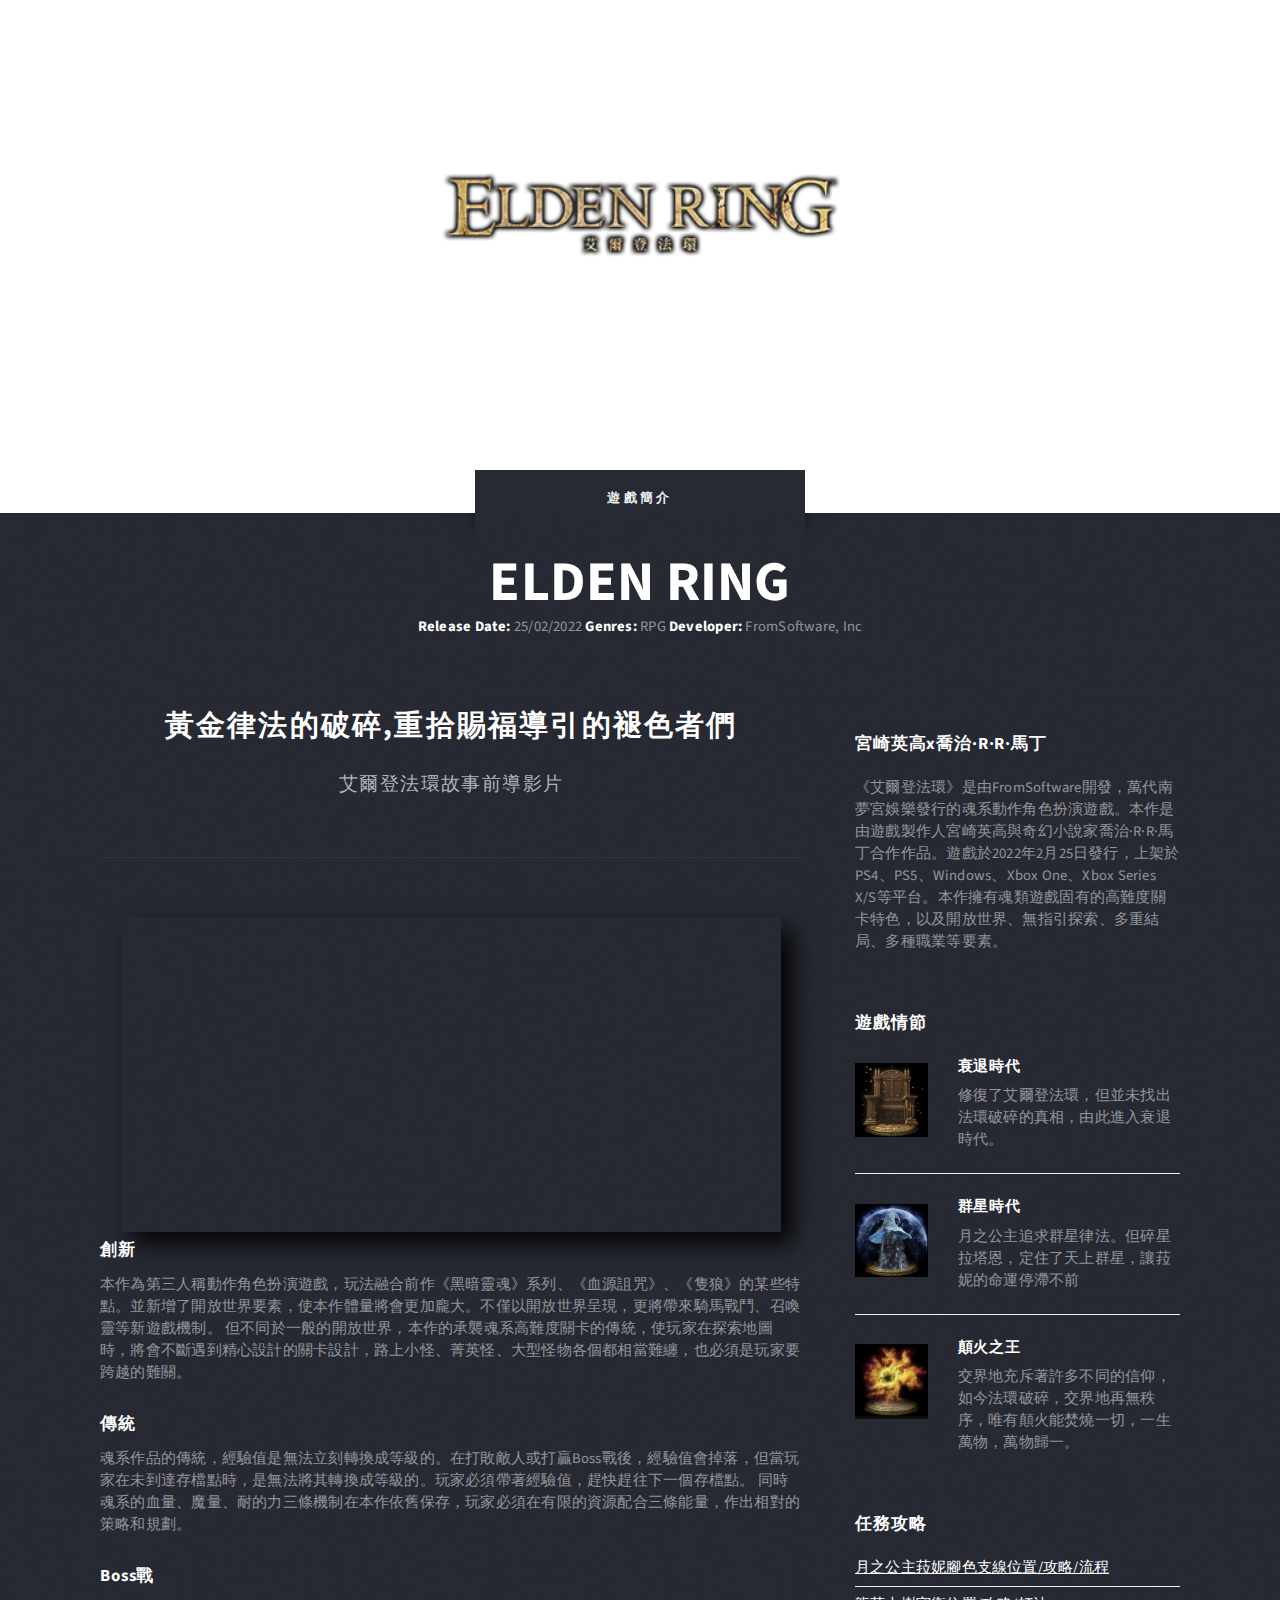
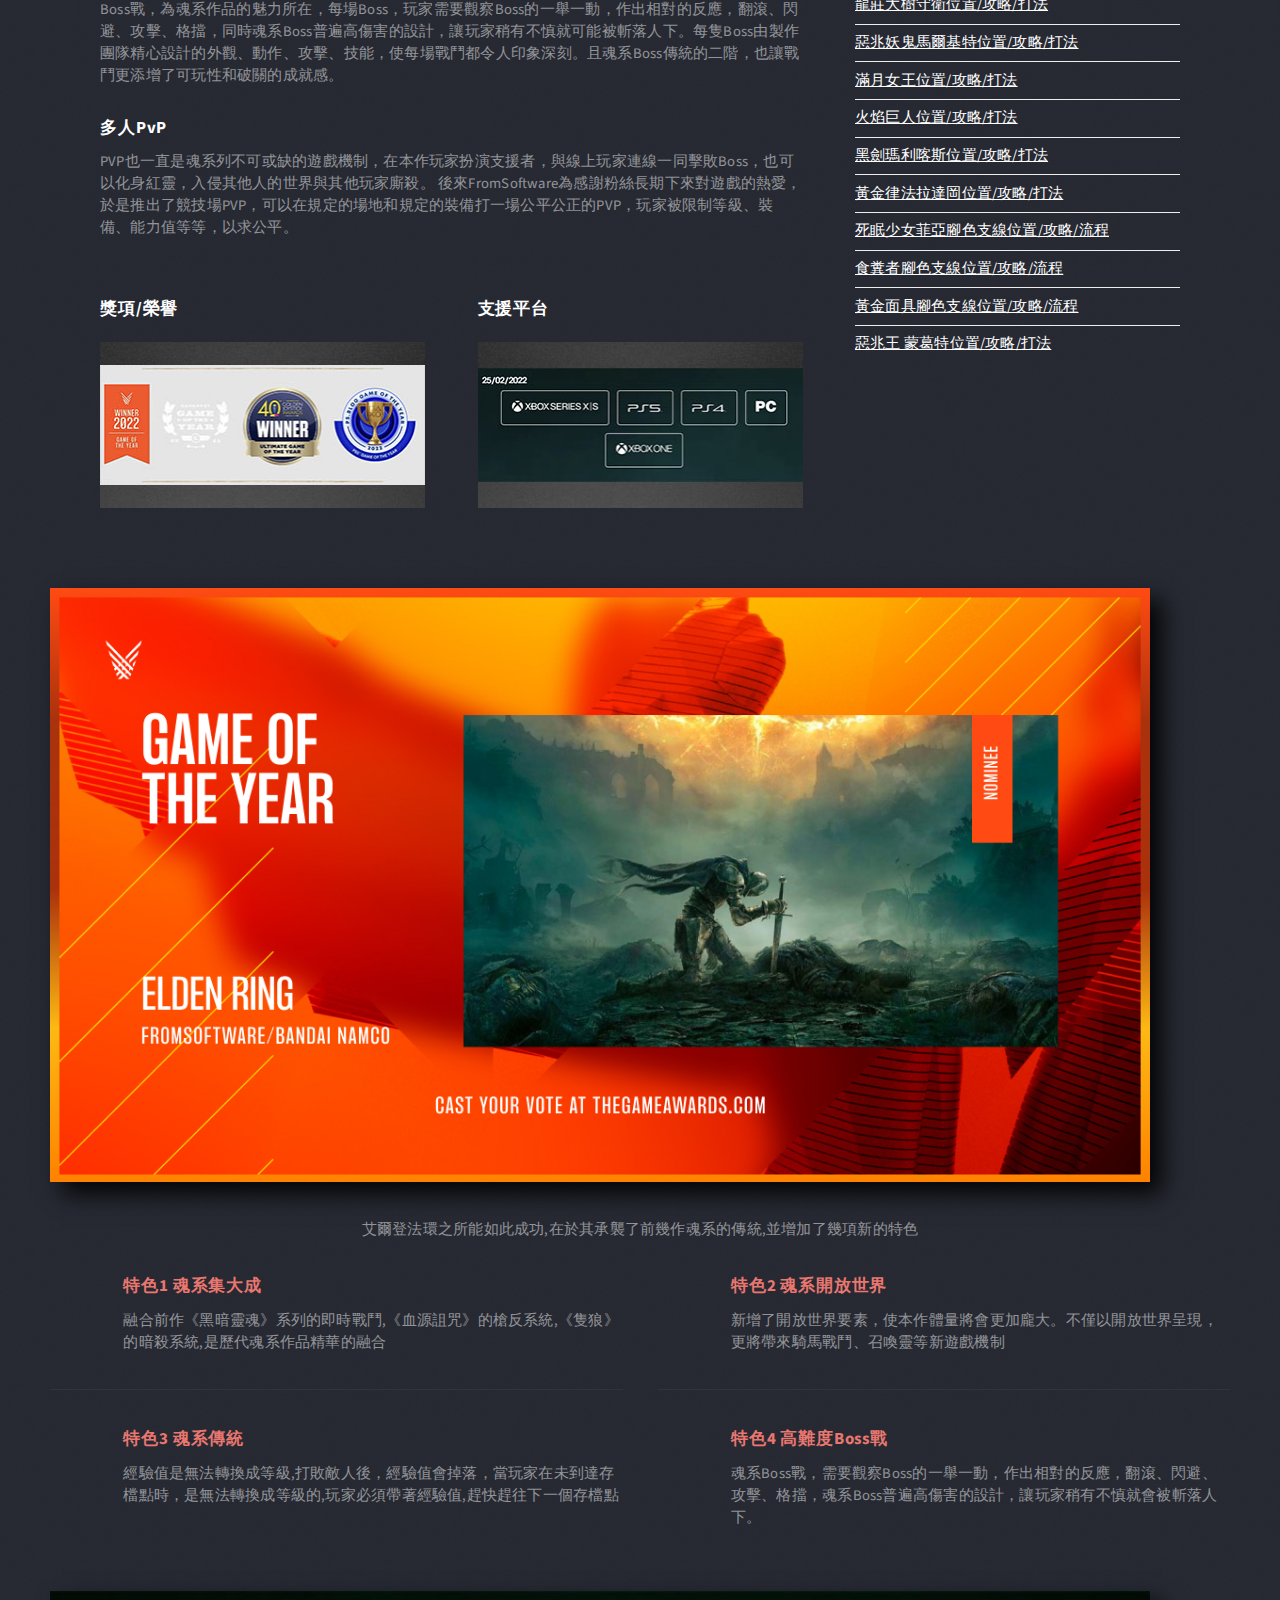
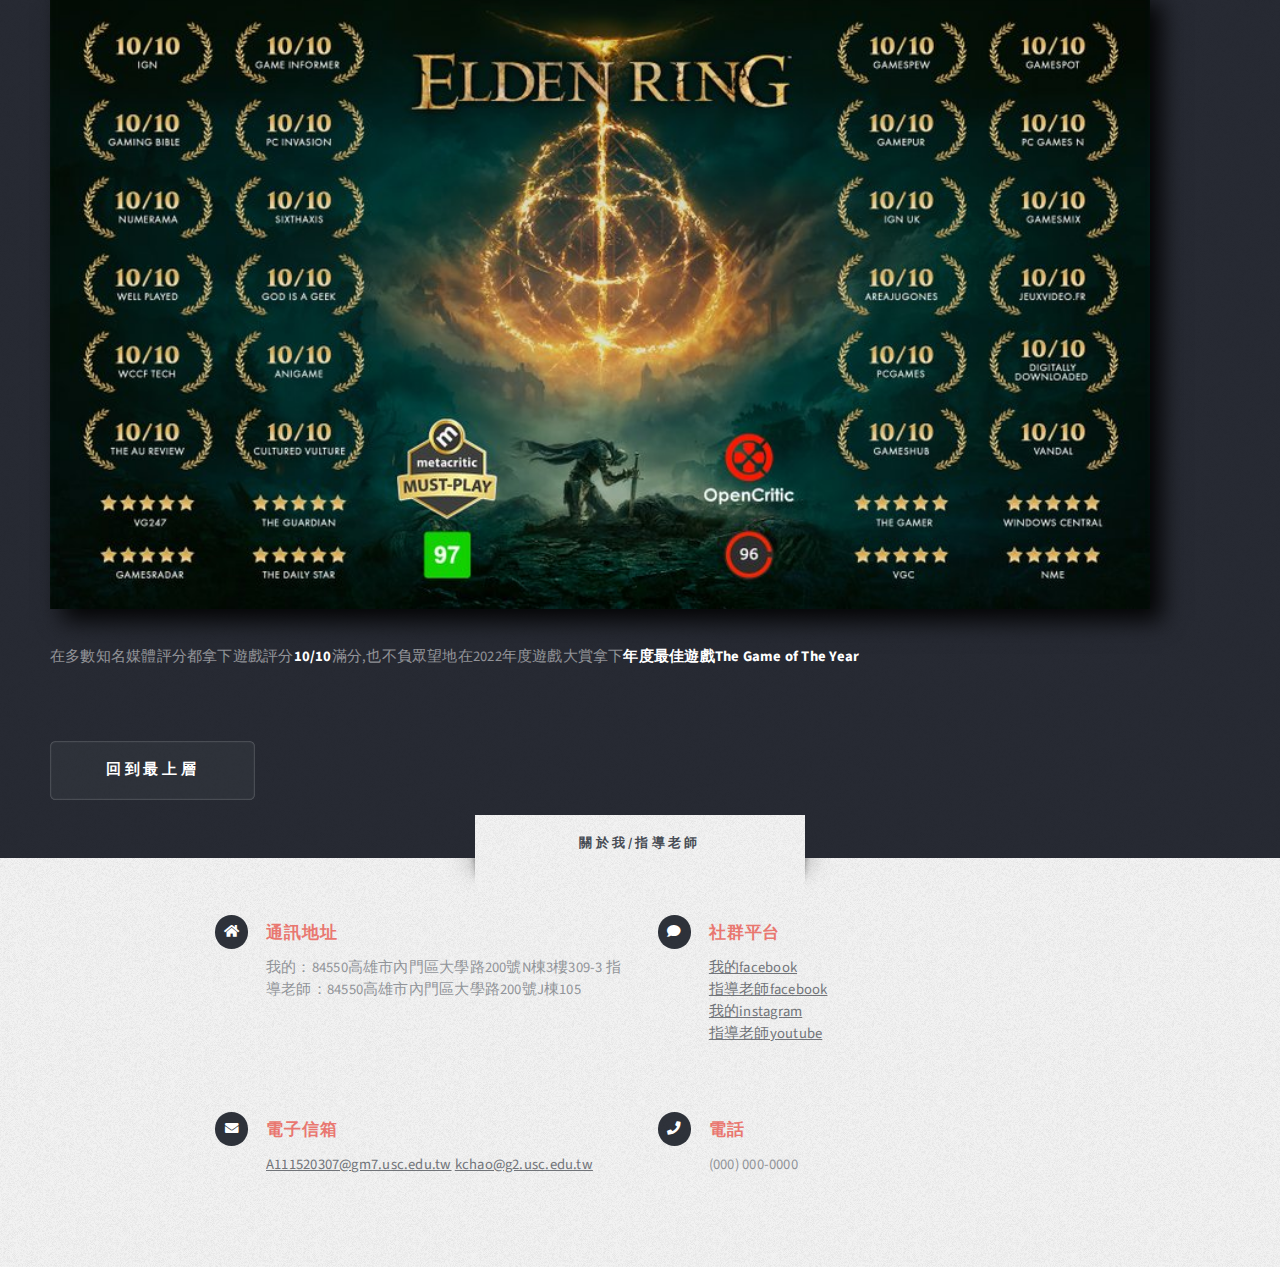
<file: index.html>
<!DOCTYPE HTML>
<!--
	Escape Velocity by HTML5 UP
	html5up.net | @ajlkn
	Free for personal and commercial use under the CCA 3.0 license (html5up.net/license)
-->
<html>
	<head>
		<title>index</title>
		<meta charset="utf-8" />
		<meta name="viewport" content="width=device-width, initial-scale=1, user-scalable=no" />
		<link rel="stylesheet" href="assets/css/main.css" />
		
		
	</head>
	<body class="homepage is-preload">
		<div id="page-wrapper">

			<!-- Header -->
				<section id="header" class="wrapper">
					<!-- Logo -->
						<div id="logo">
							
							<img src="images/title01.png" width="400">
							<br>
							<br>
							<h1>覲見艾爾登法環 並成為艾爾登之王吧!</h1>
							<p>《艾爾登法環》是由FromSoftware開發，萬代南夢宮娛樂發行的魂系動作角色扮演遊戲。本作是由遊戲製作人宮崎英高與奇幻小說家喬治·R·R·馬丁合作作品。遊戲於2022年2月25日發行，上架於PS4、PS5、Windows、Xbox One、Xbox Series X/S等平台。本作擁有魂類遊戲固有的高難度關卡特色，以及開放世界、無指引探索、多重結局、多種職業等要素。
							</p>
						</div>

					<!-- Nav -->
						<nav id="nav">
							<ul>
								<li class="current"><a href="index.html">遊戲簡介</a></li>
								<li><a href="#">遊戲玩法</a><ul>
													<li><a href="#">遊戲機制</a>
														<ul>
															<li><a href="gamerule01basic.html">基本</a></li>
															<li><a href="gamerule02ability.html">能力值</a></li>
															<li><a href="gamerule02ability.html">戰鬥</a></li>
														</ul>
													</li>
													<li><a href="#">初學者</a>
															<ul>
															<li><a href="gamebegin01career.html">職業選擇</a></li>
															<li><a href="gamebegin02raiders.html">初期攻略</a></li>
															<li><a href="gamebegin02raiders.html#getrune">刷盧恩教學</a></li>
														</ul>
													</li>
													<li><a href="gamebegin02raiders.html#setting">按鍵配置</a>
													</li>
											</ul>
										</li>
								<li><a href="#">遊戲情節</a>
									<ul>
												<li><a href="gamestory.html">世界觀</a></li>
												<li><a href="gamestory.html#recession">主線結局</a></li>
												<li><a href="gamestory.html#law">支線結局</a></li>
												<li><a href="gamestory.html#law">支線腳色</a></li>
											</ul>
								</li>
								<li><a href="#">任務攻略</a>
									<ul>
												<li><a href="gamemission.html">主線流程</a></li>
												<li><a href="gamemission.html">支線腳色</a></li>
												<li><a href="gamemission.html">全副本</a></li>
												<li><a href="gamemission.html">地圖碎片</a></li>
												<li><a href="gamemission.html">成就</a></li>
										
											</ul>
								</li>
								<li><a href="#">物品</a>
											<ul>
												<li><a href="gameitems.html#nn">一般</a></li>
												<li><a href="gameitems.html#w">武器</a></li>
												<li><a href="gameitems.html#g">防具</a></li>
												<li><a href="gameitems.html#h">護符</a></li>
												<li><a href="gameitems.html#ash">骨灰</a></li>
										
											</ul>
								</li>
									
								<li><a href="#">趣聞</a>
									<ul>
										<li><a href="gamenews.html">最新消息</a></li>
										<li><a href="gamenews.html#w">世界紀錄</a></li>
										<li><a href="gamenews.html#v">版本更新</a></li>
									</ul>
								</li>
							</ul>
						</nav>

				</section>

			<!-- Intro -->
				<section  id="footer" class="wrapper style2">
					<div class="title">遊戲簡介</div>
					<div class="container">
						<h1 align="center" style="font-size: 56px;"><strong>ELDEN RING</strong></h1>
						<br>
								<p align="center">
									<strong>Release Date:</strong>
								25/02/2022
								<strong>Genres:</strong>
								RPG
								<strong>Developer:</strong>
								
								FromSoftware, Inc
								</p>
						<div class="container">
						<div class="row gtr-150">
							<div class="col-8 col-12-medium">

								<!-- Content -->
									<div id="content">
										<article class="box post">
											<br><br>
											<header class="style1">
												<h2>黃金律法的破碎,重拾賜福導引的褪色者們</h2>
												<p>艾爾登法環故事前導影片</p>
											</header>
											<div align="center"><iframe  class="eldentrigger eldenshadow" width="660" height="315" src="https://www.youtube.com/embed/V09lND2UlF0" title="YouTube video player" frameborder="0" allow="accelerometer; autoplay; clipboard-write; encrypted-media; gyroscope; picture-in-picture; web-share" allowfullscreen></iframe></div>
											<h2>創新</h2>
											<p>本作為第三人稱動作角色扮演遊戲，玩法融合前作《黑暗靈魂》系列、《血源詛咒》、《隻狼》的某些特點。並新增了開放世界要素，使本作體量將會更加龐大。不僅以開放世界呈現，更將帶來騎馬戰鬥、召喚靈等新遊戲機制。 
											但不同於一般的開放世界，本作的承襲魂系高難度關卡的傳統，使玩家在探索地圖時，將會不斷遇到精心設計的關卡設計，路上小怪、菁英怪、大型怪物各個都相當難纏，也必須是玩家要跨越的難關。
											</p>
											<h2>傳統</h2>
											<p>魂系作品的傳統，經驗值是無法立刻轉換成等級的。在打敗敵人或打贏Boss戰後，經驗值會掉落，但當玩家在未到達存檔點時，是無法將其轉換成等級的。玩家必須帶著經驗值，趕快趕往下一個存檔點。
											同時魂系的血量、魔量、耐的力三條機制在本作依舊保存，玩家必須在有限的資源配合三條能量，作出相對的策略和規劃。
											</p>
											<h2>Boss戰</h2>
											<p>Boss戰，為魂系作品的魅力所在，每場Boss，玩家需要觀察Boss的一舉一動，作出相對的反應，翻滾、閃避、攻擊、格擋，同時魂系Boss普遍高傷害的設計，讓玩家稍有不慎就可能被斬落人下。每隻Boss由製作團隊精心設計的外觀、動作、攻擊、技能，使每場戰鬥都令人印象深刻。且魂系Boss傳統的二階，也讓戰鬥更添增了可玩性和破關的成就感。
											</p>
											<h2>多人PvP</h2>
											<p>PVP也一直是魂系列不可或缺的遊戲機制，在本作玩家扮演支援者，與線上玩家連線一同擊敗Boss，也可以化身紅靈，入侵其他人的世界與其他玩家廝殺。
											後來FromSoftware為感謝粉絲長期下來對遊戲的熱愛，於是推出了競技場PVP，可以在規定的場地和規定的裝備打一場公平公正的PVP，玩家被限制等級、裝備、能力值等等，以求公平。
											</p>
										</article>
										<div class="row gtr-150">
											<div class="col-6 col-12-small">
												<section class="box">
													<header>
														<h2>獎項/榮譽</h2>
													</header>
													<a href="#" class="image featured"><img src="images/eldenawardsfixed.png" alt="" /></a>
													
												</section>
											</div>
											<div class="col-6 col-12-small">
												<section class="box">
													<header>
														<h2>支援平台</h2>
													</header>
													<a href="#" class="image featured"><img src="images/eldenplatformfixed.png" alt="" /></a>
													<br>
												</section>
											</div>
										</div>
									</div>

							</div>
							<div class="col-4 col-12-medium">

								<!-- Sidebar -->
							  <br><br><br>
									<div id="sidebar">
										<section class="box">
											<header>
												<h2>宮崎英高x喬治·R·R·馬丁</h2>
											</header>
											<p>《艾爾登法環》是由FromSoftware開發，萬代南夢宮娛樂發行的魂系動作角色扮演遊戲。本作是由遊戲製作人宮崎英高與奇幻小說家喬治·R·R·馬丁合作作品。遊戲於2022年2月25日發行，上架於PS4、PS5、Windows、Xbox One、Xbox Series X/S等平台。本作擁有魂類遊戲固有的高難度關卡特色，以及開放世界、無指引探索、多重結局、多種職業等要素。</p>
										</section>
										<section class="box">
											<header>
												<h2>遊戲情節</h2>
										  </header>
											<ul class="style2">
												<li>
													<article class="box post-excerpt">
														<a href="#" class="image left"><img src="images/a1eldenlord.png" alt="" /></a>
														<h3><a href="gamestory.html#recession">衰退時代</a></h3>
														<p>修復了艾爾登法環，但並未找出法環破碎的真相，由此進入衰退時代。
</p>
													</article>
												</li>
												<li>
													<article class="box post-excerpt">
														<a href="#" class="image left"><img src="images/a2ageofstars.png" alt="" /></a>
														<h3><a href="gamestory.html#star">群星時代</a></h3>
														<p>月之公主追求群星律法。但碎星拉塔恩，定住了天上群星，讓菈妮的命運停滯不前
</p>
													</article>
												</li>
												<li>
													<article class="box post-excerpt">
														<a href="#" class="image left"><img src="images/a3flame.png" alt="" /></a>
														<h3><a href="gamestory.html#flame">顛火之王</a></h3>
														<p>交界地充斥著許多不同的信仰，如今法環破碎，交界地再無秩序，唯有顛火能焚燒一切，一生萬物，萬物歸一。
														</p>
													</article>
												</li>
											</ul>
									  </section>
										<section class="box">
											<header>
												<h2>任務攻略</h2>
											</header>
											<ul class="style3">
												<li><a href="gamestory.html#star">月之公主菈妮腳色支線位置/攻略/流程</a></li>
												<li><a href="gamemission.html#dragontree">龍莊大樹守衛位置/攻略/打法</a></li>
												<li><a href="gamemission.html#margit">惡兆妖鬼馬爾基特位置/攻略/打法</a></li>
												<li><a href="gamemission.html#moon">滿月女王位置/攻略/打法</a></li>
												<li><a href="gamemission.html#giant">火焰巨人位置/攻略/打法</a></li>
												<li><a href="gamemission.html#black">黑劍瑪利喀斯位置/攻略/打法</a></li>
												<li><a href="gamemission.html#gon">黃金律法拉達岡位置/攻略/打法</a></li>
												<li><a href="gamestory.html#fia">死眠少女菲亞腳色支線位置/攻略/流程</a></li>
												<li><a href="gamestory.html#shit">食糞者腳色支線位置/攻略/流程</a></li>
												<li><a href="gamestory.html#law">黃金面具腳色支線位置/攻略/流程</a></li>
												<li><a href="gamemission.html#mor">惡兆王 蒙葛特位置/攻略/打法</a></li>
											</ul>
										</section>
							  </div>

							</div>
						</div>
					</div>
						
						<p align="center" class="style2"><div class="eldentrigger"><img class="  eldenshadow" src="images/tgaelden.jpg" width="1100"></div>
						</p>
						<p align="center">艾爾登法環之所能如此成功,在於其承襲了前幾作魂系的傳統,並增加了幾項新的特色
						</p>
						<div class="feature-list">
									<div class="row">
										<div class="col-6 col-12-medium" >
											<section>
												<h3>特色1 魂系集大成</h3>
												<p>融合前作《黑暗靈魂》系列的即時戰鬥,《血源詛咒》的槍反系統,《隻狼》的暗殺系統,是歷代魂系作品精華的融合</p>
											</section>
										</div>
										<div class="col-6 col-12-medium">
											<section>
												<h3>特色2 魂系開放世界</h3>
												<p>新增了開放世界要素，使本作體量將會更加龐大。不僅以開放世界呈現，更將帶來騎馬戰鬥、召喚靈等新遊戲機制 </p>
											</section>
										</div>
										<div class="col-6 col-12-medium">
											<section>
												<h3>特色3 魂系傳統</h3>
												<p>經驗值是無法轉換成等級,打敗敵人後，經驗值會掉落，當玩家在未到達存檔點時，是無法轉換成等級的,玩家必須帶著經驗值,趕快趕往下一個存檔點
</p>
											</section>
										</div>
										<div class="col-6 col-12-medium">
											<section>
												<h3>特色4 高難度Boss戰</h3>
												<p>魂系Boss戰，需要觀察Boss的一舉一動，作出相對的反應，翻滾、閃避、攻擊、格擋，魂系Boss普遍高傷害的設計，讓玩家稍有不慎就會被斬落人下。</p>
											</section>
										</div>
										
										
									</div>
								</div>
						<br><br>
						<p align="center" class="style2"><div class="eldentrigger"><img class="eldenshadow" src="images/eldenringevaluate.jpg" width="1100"></div>
						</p>
						
						<table width="1000" height="40" border="1">
							  <tbody>
								<tr>
								  <td align="left"><p class="style3">在多數知名媒體評分都拿下遊戲評分<strong>10/10</strong>滿分,也不負眾望地在2022年度遊戲大賞拿下<strong>年度最佳遊戲The Game of The Year</strong></p>
									</td>
								</tr>
							  </tbody>
							</table>

						
						<ul class="actions">
							<li><a href="#" class="button style3 large" onclick="scrollToTop()">回到最上層</a></li>
						</ul>
					</div>
				</section>

			<!-- Main -->
				

			<!-- Highlights -->
				<section id="highlights" class="wrapper style3">
					<div class="title">關於我/指導老師</div>
					<section class="feature-list small">
										<div class="row">
											<div class="col-6 col-12-small">
												<section>
													<h3 class="icon solid fa-home">通訊地址</h3>
													<p>
														我的：84550高雄市內門區大學路200號N棟3樓309-3
														指導老師：84550高雄市內門區大學路200號J棟105
													</p>
												</section>
											</div>
											<div class="col-6 col-12-small">
												<section>
													<h3 class="icon solid fa-comment">社群平台</h3>
													<p>
														<a target="_blank"href="https://www.facebook.com/profile.php?id=100006305882632">我的facebook</a>
														<br>
														<a target="_blank"href="https://www.facebook.com/james.hao.165">指導老師facebook</a>
														<br>
														<a target="_blank"href="https://www.instagram.com/yuzhongpan/">我的instagram</a>
														<br>
														<a target="_blank"href="https://www.youtube.com/@user-sm5nz6ey3x">指導老師youtube</a>
													</p>
												</section>
											</div>
											<div class="col-6 col-12-small">
												<section>
													<h3 class="icon solid fa-envelope">電子信箱</h3>
													<p>
														<a>A111520307@gm7.usc.edu.tw</a>
														<a>kchao@g2.usc.edu.tw</a>
													</p>
												</section>
											</div>
											<div class="col-6 col-12-small">
												<section>
													<h3 class="icon solid fa-phone">電話</h3>
													<p>
														(000) 000-0000
													</p>
												</section>
											</div>
										</div>
									</section>
				</section>

			

		<!-- Scripts -->
			<script src="assets/js/jquery.min.js"></script>
			<script src="assets/js/jquery.dropotron.min.js"></script>
			<script src="assets/js/browser.min.js"></script>
			<script src="assets/js/breakpoints.min.js"></script>
			<script src="assets/js/util.js"></script>
			<script src="assets/js/main.js"></script>

	</body>
</html>
</file>
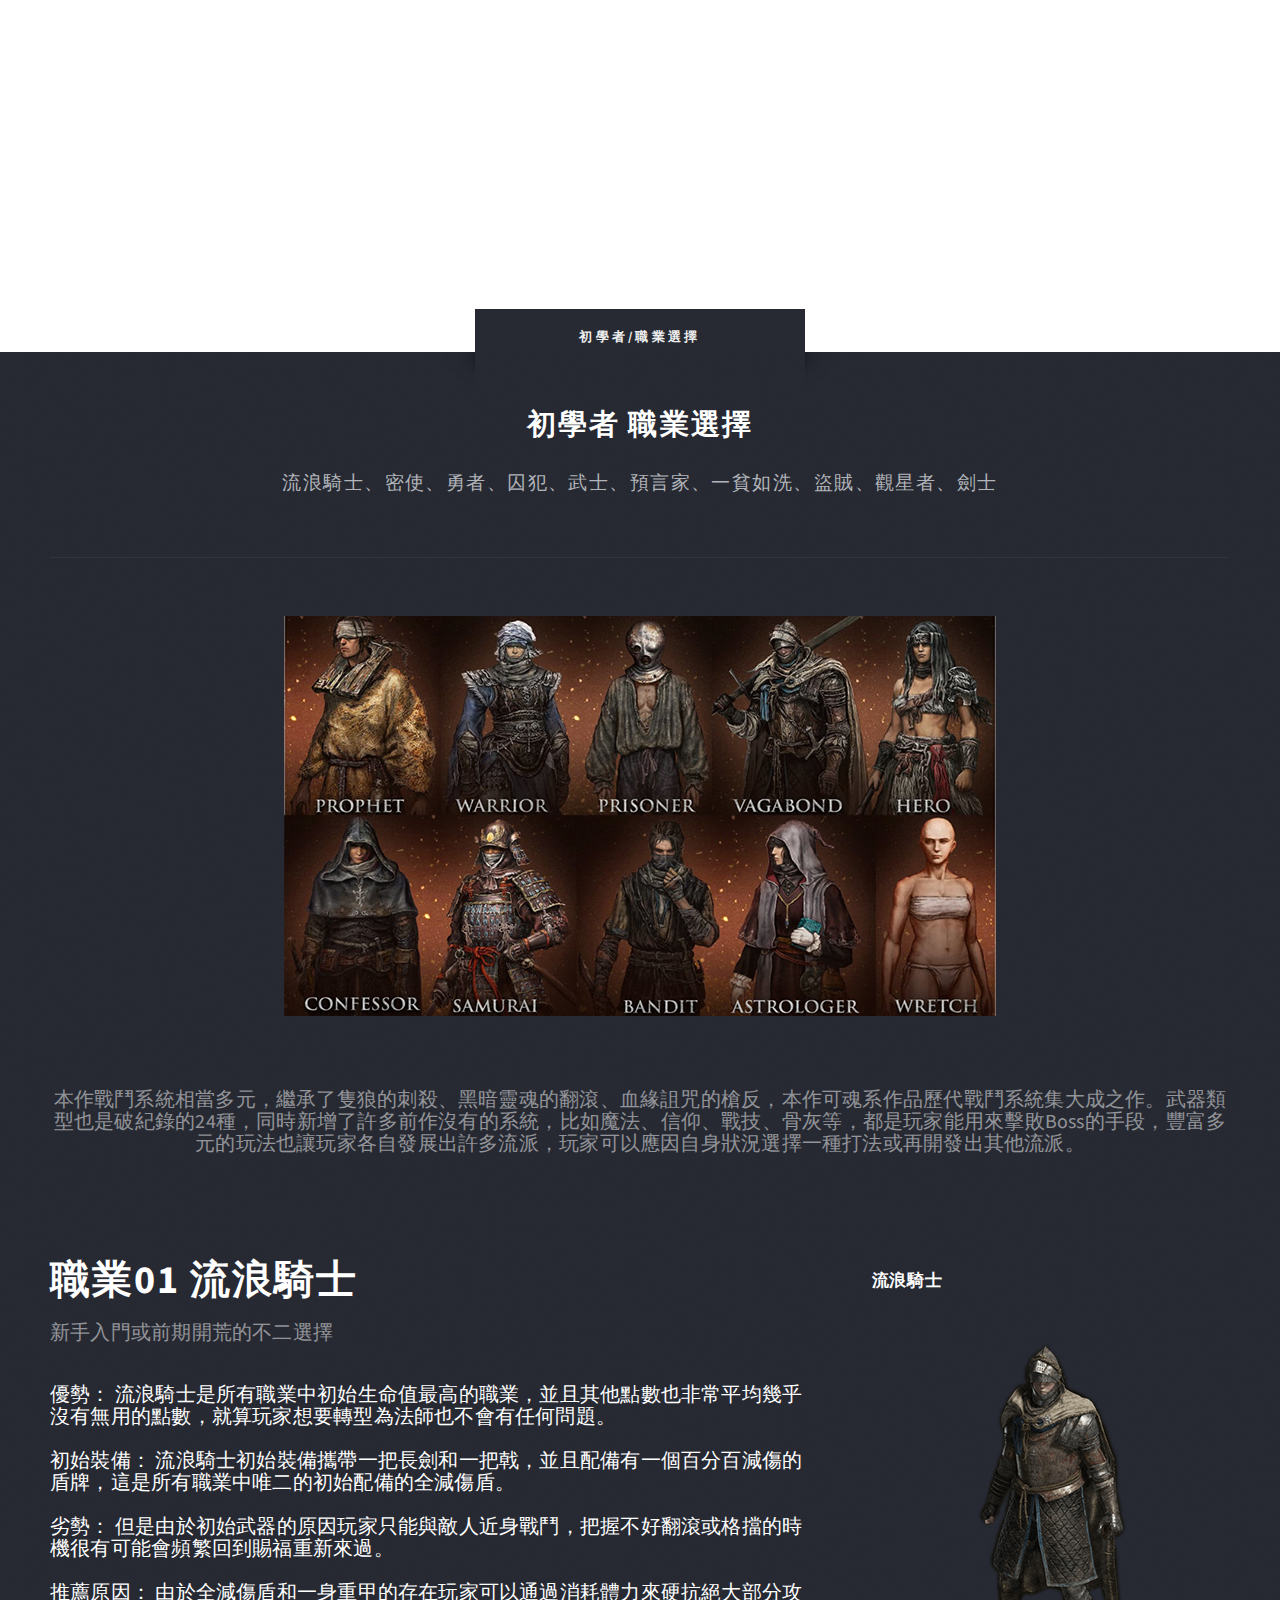
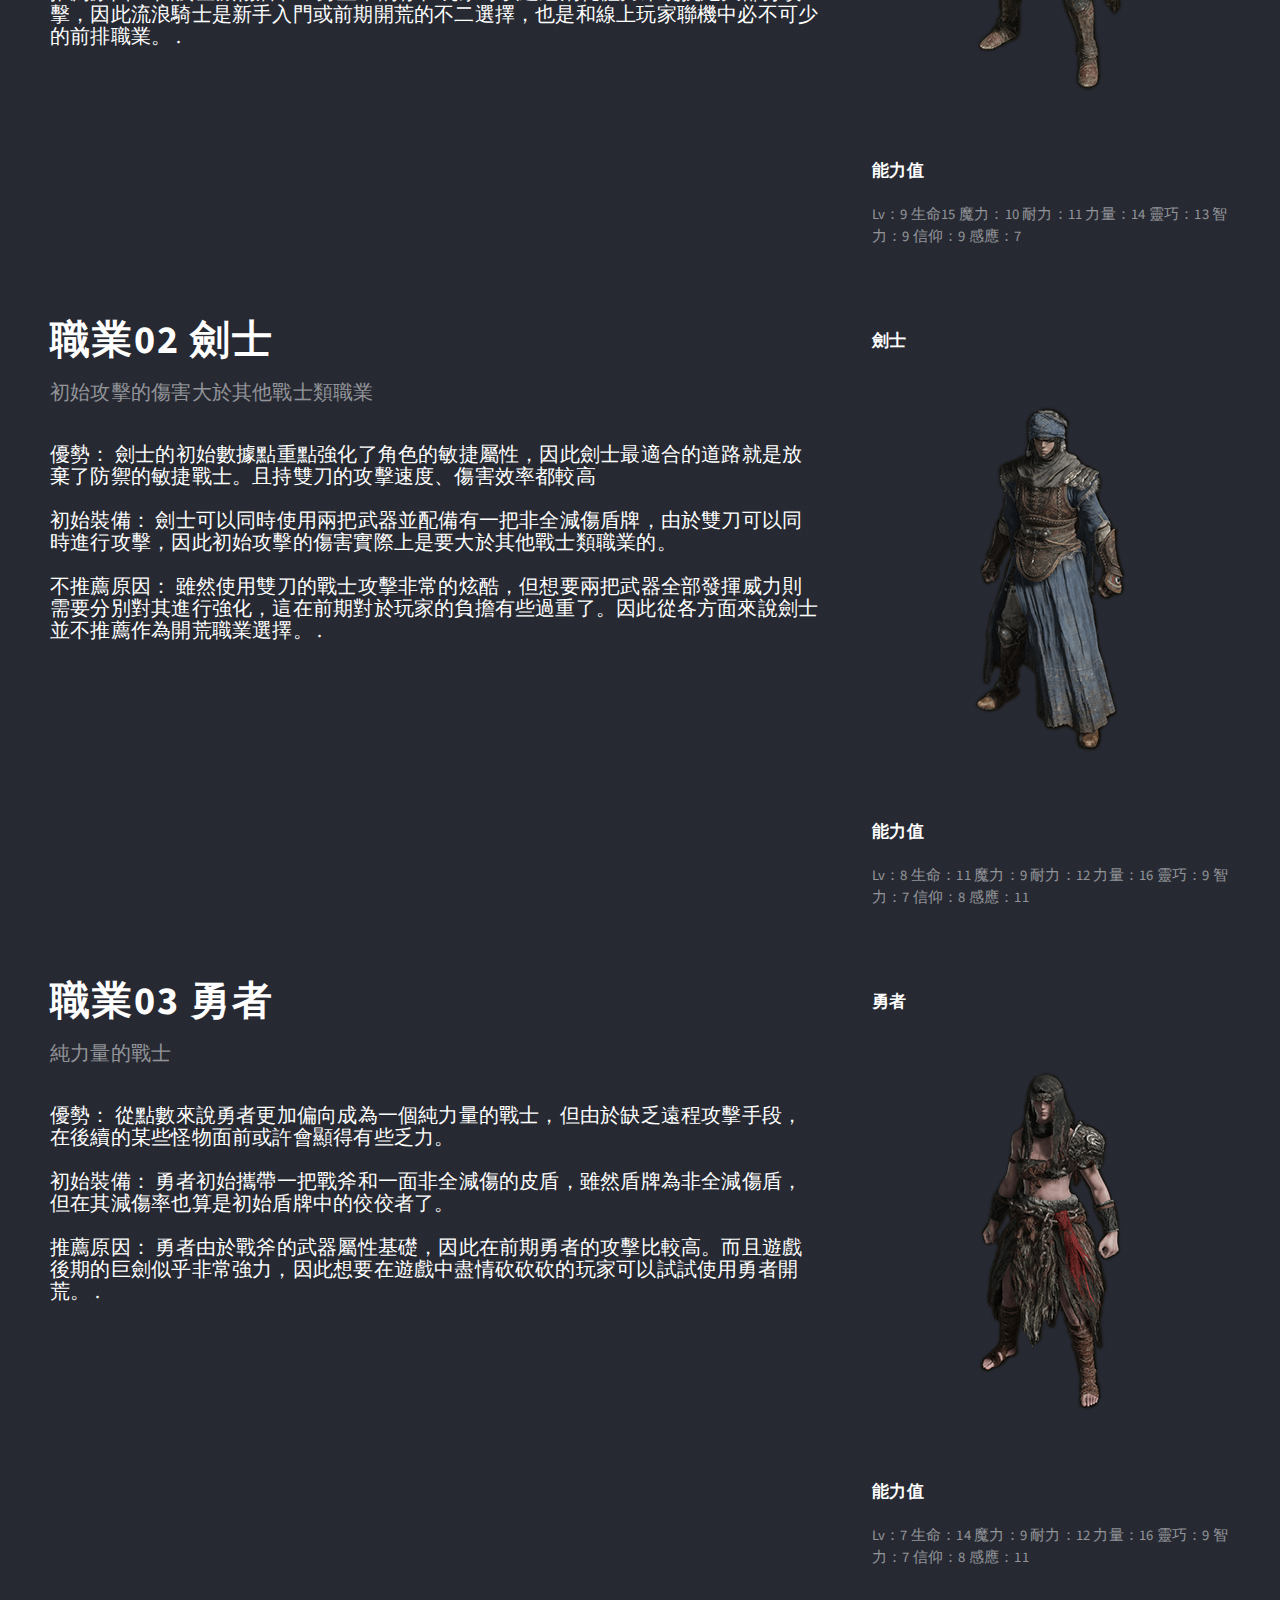
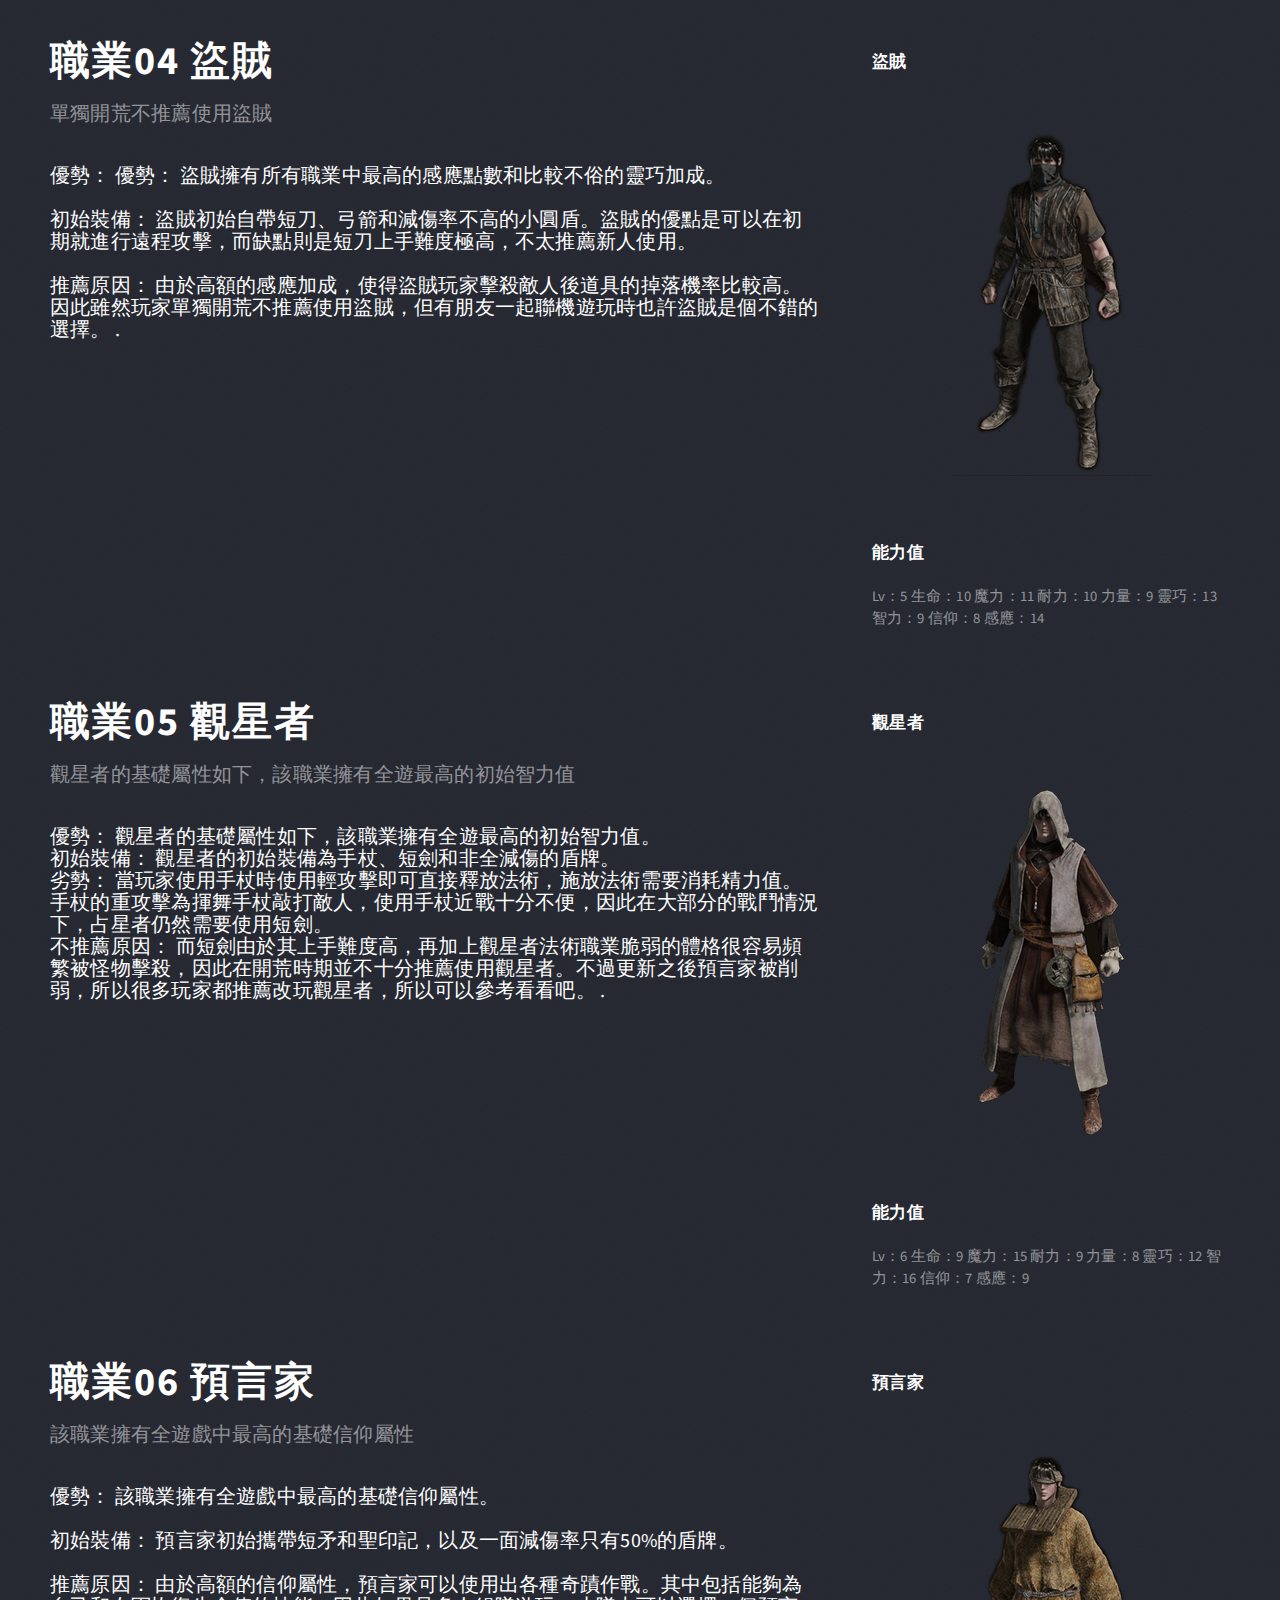
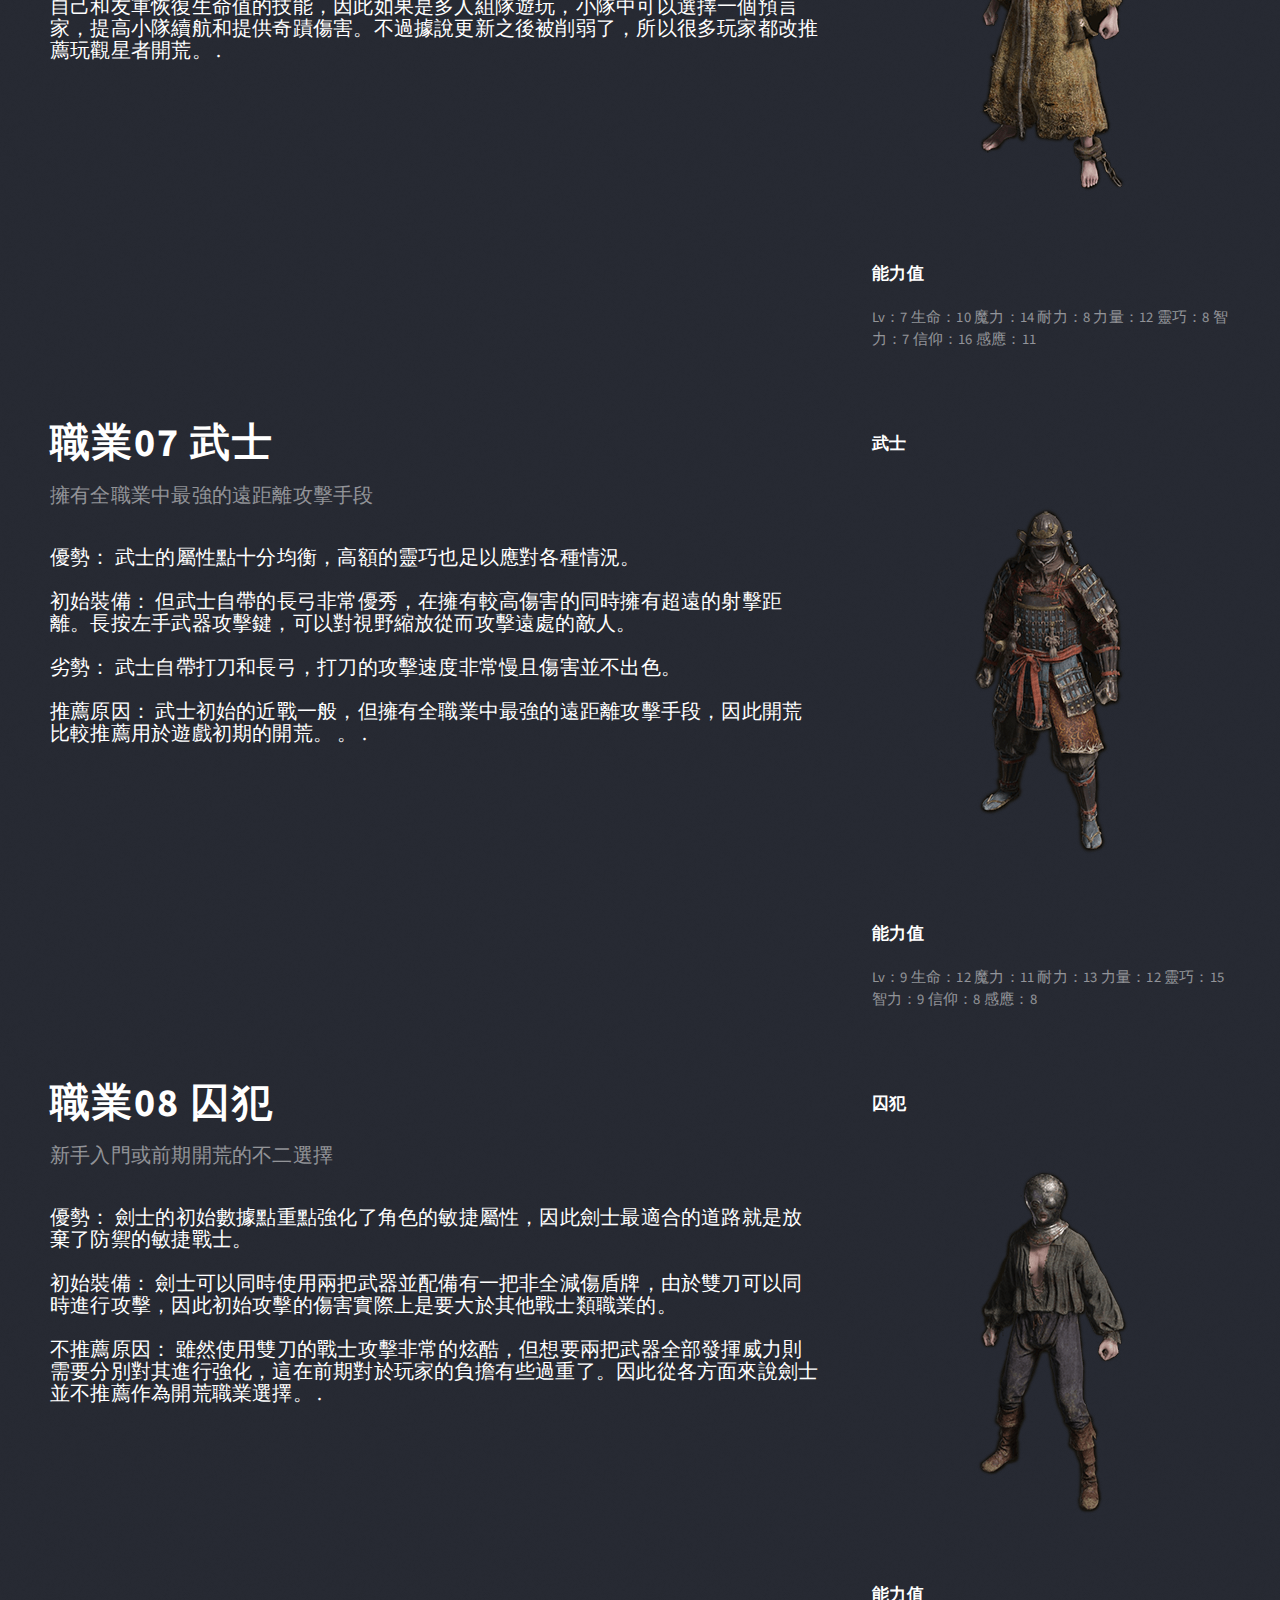
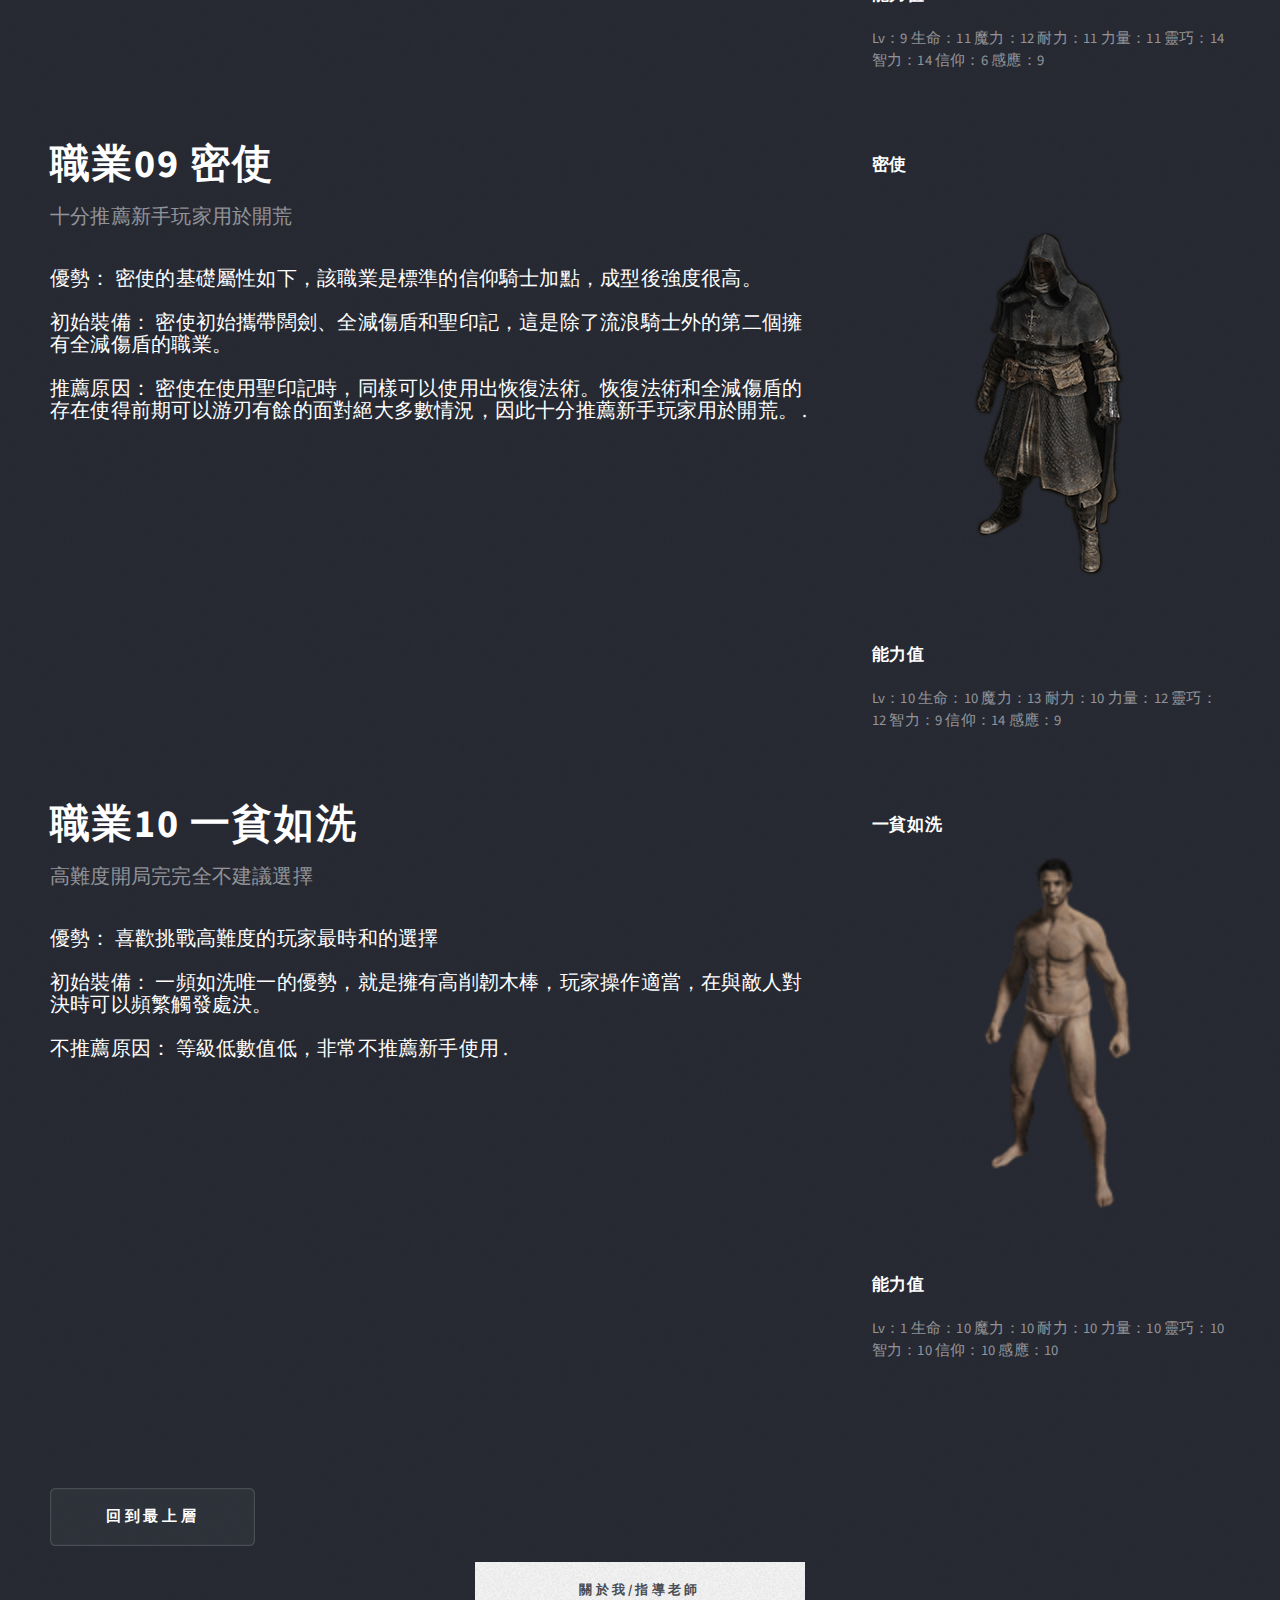
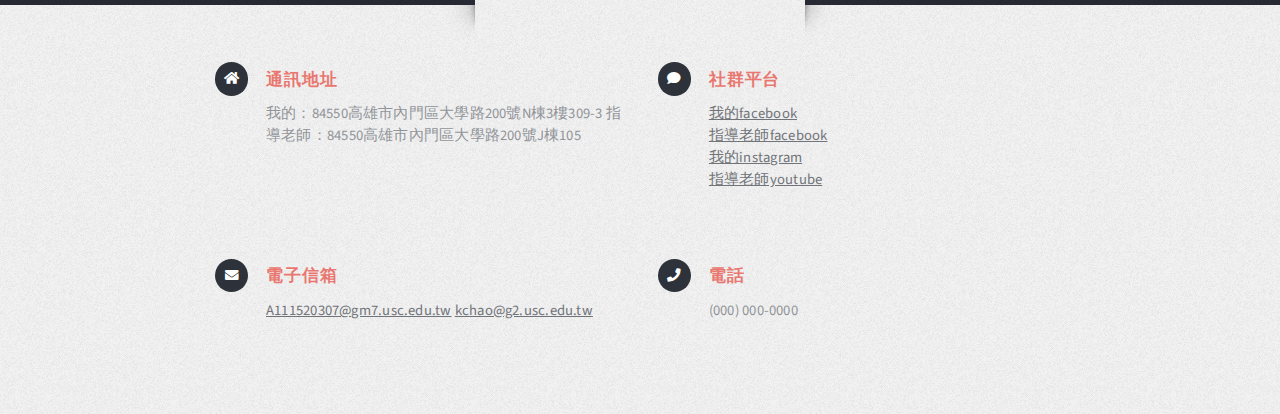
<file: gamebegin01career.html>
<!DOCTYPE HTML>
<!--
	Escape Velocity by HTML5 UP
	html5up.net | @ajlkn
	Free for personal and commercial use under the CCA 3.0 license (html5up.net/license)
-->
<html>
	<head>
		<title>職業選擇</title>
		<meta charset="utf-8" />
		<meta name="viewport" content="width=device-width, initial-scale=1, user-scalable=no" />
		<link rel="stylesheet" href="assets/css/main.css" />
	</head>
	<body class="no-sidebar is-preload">
		<div id="page-wrapper">

			<!-- Header -->
				<section id="header" class="wrapper">

					<!-- Logo -->
						<div id="logo">
							<br>
							<br>
							<br>
							<br>
							<br>
							<h1><a href="index.html">遊戲玩法</a></h1>
							<p>遊戲機制/初學者/按鍵配置</p>
						</div>

					<!-- Nav -->
						<nav id="nav">
							<ul>
								<li class="current"><a href="index.html">遊戲簡介</a></li>
								<li><a href="#">遊戲玩法</a><ul>
													<li><a href="#">遊戲機制</a>
														<ul>
															<li><a href="gamerule01basic.html">基本</a></li>
															<li><a href="gamerule02ability.html">能力值</a></li>
															<li><a href="gamerule02ability.html">戰鬥</a></li>
														</ul>
													</li>
													<li><a href="#">初學者</a>
															<ul>
															<li><a href="gamebegin01career.html">職業選擇</a></li>
															<li><a href="gamebegin02raiders.html">初期攻略</a></li>
															<li><a href="gamebegin02raiders.html#getrune">刷盧恩教學</a></li>
														</ul>
													</li>
													<li><a href="gamebegin02raiders.html#setting">按鍵配置</a>
													</li>
											</ul>
										</li>
								<li><a href="#">遊戲情節</a>
									<ul>
												<li><a href="gamestory.html">世界觀</a></li>
												<li><a href="gamestory.html#recession">主線結局</a></li>
												<li><a href="gamestory.html#law">支線結局</a></li>
												<li><a href="gamestory.html#law">支線腳色</a></li>
											</ul>
								</li>
								<li><a href="#">任務攻略</a>
									<ul>
												<li><a href="gamemission.html">主線流程</a></li>
												<li><a href="gamemission.html">支線腳色</a></li>
												<li><a href="gamemission.html">全副本</a></li>
												<li><a href="gamemission.html">地圖碎片</a></li>
												<li><a href="gamemission.html">成就</a></li>
										
											</ul>
								</li>
								<li><a href="#">物品</a>
											<ul>
												<li><a href="gameitems.html#nn">一般</a></li>
												<li><a href="gameitems.html#w">武器</a></li>
												<li><a href="gameitems.html#g">防具</a></li>
												<li><a href="gameitems.html#h">護符</a></li>
												<li><a href="gameitems.html#ash">骨灰</a></li>
										
											</ul>
								</li>
									
								<li><a href="#">趣聞</a>
									<ul>
										<li><a href="gamenews.html">最新消息</a></li>
										<li><a href="gamenews.html#w">世界紀錄</a></li>
										<li><a href="gamenews.html#v">版本更新</a></li>
									</ul>
								</li>
							</ul>
						</nav>

				</section>

			<!-- Main -->
				<div id="footer" class="wrapper style2">
					<div class="title">初學者/職業選擇</div>
					<div class="container">
						<div class="row gtr-150">
							<div id="content">
							  <article class="box post">
									<header class="style1">
										<h2>初學者 職業選擇</h2>
										<p>流浪騎士、密使、勇者、囚犯、武士、預言家、一貧如洗、盜賊、觀星者、劍士
										</p>
									</header>
									<div  align="center">
										<a href="#"  target="_blank">
										<div class="eldentrigger"><img src="images/eldencareers.png"></div>
									</a>
										<br>
										<br>
										<br>
										<p  style="font-size: 20px;">本作戰鬥系統相當多元，繼承了隻狼的刺殺、黑暗靈魂的翻滾、血緣詛咒的槍反，本作可魂系作品歷代戰鬥系統集大成之作。武器類型也是破紀錄的24種，同時新增了許多前作沒有的系統，比如魔法、信仰、戰技、骨灰等，都是玩家能用來擊敗Boss的手段，豐富多元的玩法也讓玩家各自發展出許多流派，玩家可以應因自身狀況選擇一種打法或再開發出其他流派。
									</p>
								  </div>
									<br>
									
								</article>
						</div>
							
								<div class="col-8 col-12-medium"  class="eldentrigger">

								<!-- Content -->
									<div id="content">
										<article class="box post">
											<div>
												<h2 style="font-size: 40px;">職業01 流浪騎士</h2>
												<p style="font-size: 20px;">新手入門或前期開荒的不二選擇</p>
											</div>
							              <p  style="font-size: 20px;  color: white;">優勢：
								              流浪騎士是所有職業中初始生命值最高的職業，並且其他點數也非常平均幾乎沒有無用的點數，就算玩家想要轉型為法師也不會有任何問題。
											  <br>
											  <br>
								              初始裝備：
								              流浪騎士初始裝備攜帶一把長劍和一把戟，並且配備有一個百分百減傷的盾牌，這是所有職業中唯二的初始配備的全減傷盾。 <br><br>
								              劣勢：
								              但是由於初始武器的原因玩家只能與敵人近身戰鬥，把握不好翻滾或格擋的時機很有可能會頻繁回到賜福重新來過。 <br><br>
								              推薦原因：
								              由於全減傷盾和一身重甲的存在玩家可以通過消耗體力來硬抗絕大部分攻擊，因此流浪騎士是新手入門或前期開荒的不二選擇，也是和線上玩家聯機中必不可少的前排職業。
								              .</p>
                                        </article>
										
									</div>

							</div>
							
							
							<div class="col-4 col-12-medium"  class="eldentrigger">

								<!-- Sidebar -->
									<div id="sidebar">
										<section class="box">
											<header>
												<h2>流浪騎士</h2>
											</header>
											<div align="center"><img class="eldentrigger" src="images/eldencareervaga.png"></div>
										</section>
										<section class="box">
											<header>
												<h2>能力值</h2>
											</header>
											<ul class="style2">
												<p>Lv：9
生命15
魔力：10
耐力：11
力量：14
靈巧：13
智力：9
信仰：9
感應：7</p>
											</ul>
										</section>
									</div>

							
							</div>
							
							<div class="col-8 col-12-medium">

								<!-- Content -->
									<div id="content">
										<article class="box post">
											<div>
												<h2 style="font-size: 40px;">職業02 劍士</h2>
												<p style="font-size: 20px;">初始攻擊的傷害大於其他戰士類職業</p>
											</div>
							              <p  style="font-size: 20px;  color: white;">優勢：
												劍士的初始數據點重點強化了角色的敏捷屬性，因此劍士最適合的道路就是放棄了防禦的敏捷戰士。且持雙刀的攻擊速度、傷害效率都較高
												<br><br>
												初始裝備：
												劍士可以同時使用兩把武器並配備有一把非全減傷盾牌，由於雙刀可以同時進行攻擊，因此初始攻擊的傷害實際上是要大於其他戰士類職業的。
												<br><br>
												不推薦原因：
												雖然使用雙刀的戰士攻擊非常的炫酷，但想要兩把武器全部發揮威力則需要分別對其進行強化，這在前期對於玩家的負擔有些過重了。因此從各方面來說劍士並不推薦作為開荒職業選擇。
												
								              .</p>
                                        </article>
										
									</div>

							</div>
							
							<div class="col-4 col-12-medium">

								<!-- Sidebar -->
									<div id="sidebar">
										<section class="box">
											<header>
												<h2>劍士</h2>
											</header>
											<div align="center"><img class="eldentrigger" src="images/eldencareerwarrior.png"></div>
										</section>
										<section class="box">
											<header>
												<h2>能力值</h2>
											</header>
											<ul class="style2">
												<p>Lv：8
													生命：11
													魔力：9
													耐力：12
													力量：16
													靈巧：9
													智力：7
													信仰：8
													感應：11</p>
											</ul>
										</section>
									</div>

							</div>
								
							<div class="col-8 col-12-medium">

								<!-- Content -->
									<div id="content">
										<article class="box post">
											<div>
												<h2 style="font-size: 40px;">職業03 勇者</h2>
												<p style="font-size: 20px;">純力量的戰士</p>
											</div>
							              <p  style="font-size: 20px;  color: white;">優勢：
從點數來說勇者更加偏向成為一個純力量的戰士，但由於缺乏遠程攻擊手段，在後續的某些怪物面前或許會顯得有些乏力。
<br><br>
初始裝備：
勇者初始攜帶一把戰斧和一面非全減傷的皮盾，雖然盾牌為非全減傷盾，但在其減傷率也算是初始盾牌中的佼佼者了。
<br><br>
推薦原因：
勇者由於戰斧的武器屬性基礎，因此在前期勇者的攻擊比較高。而且遊戲後期的巨劍似乎非常強力，因此想要在遊戲中盡情砍砍砍的玩家可以試試使用勇者開荒。

								              .</p>
                                        </article>
										
									</div>

							</div>
								
							<div class="col-4 col-12-medium">

								<!-- Sidebar -->
									<div id="sidebar">
										<section class="box">
											<header>
												<h2>勇者</h2>
											</header>
											<div align="center"><img class="eldentrigger" src="images/eldencareerhero.png"></div>
										</section>
										<section class="box">
											<header>
												<h2>能力值</h2>
											</header>
											<ul class="style2">
												<p>Lv：7
生命：14
魔力：9
耐力：12
力量：16
靈巧：9
智力：7
信仰：8
感應：11</p>
											</ul>
										</section>
									</div>

							</div>
							
							<div class="col-8 col-12-medium">

								<!-- Content -->
									<div id="content">
										<article class="box post">
											<div>
												<h2 style="font-size: 40px;">職業04 盜賊</h2>
												<p style="font-size: 20px;">單獨開荒不推薦使用盜賊</p>
											</div>
							              <p  style="font-size: 20px;  color: white;">優勢：
								              優勢：
												盜賊擁有所有職業中最高的感應點數和比較不俗的靈巧加成。
<br><br>
												初始裝備：
												盜賊初始自帶短刀、弓箭和減傷率不高的小圓盾。盜賊的優點是可以在初期就進行遠程攻擊，而缺點則是短刀上手難度極高，不太推薦新人使用。
<br><br>
												推薦原因：
												由於高額的感應加成，使得盜賊玩家擊殺敵人後道具的掉落機率比較高。因此雖然玩家單獨開荒不推薦使用盜賊，但有朋友一起聯機遊玩時也許盜賊是個不錯的選擇。

											  
								              .</p>
                                        </article>
										
									</div>

							</div>
							
							<div class="col-4 col-12-medium">

								<!-- Sidebar -->
									<div id="sidebar">
										<section class="box">
											<header>
												<h2>盜賊</h2>
											</header>
											<div align="center"><img class="eldentrigger" src="images/eldencareerbandit.png"></div>
										</section>
										<section class="box">
											<header>
												<h2>能力值</h2>
											</header>
											<ul class="style2">
												<p>Lv：5
生命：10
魔力：11
耐力：10
力量：9
靈巧：13
智力：9
信仰：8
感應：14</p>
											</ul>
										</section>
									</div>

							</div>
							
							<div class="col-8 col-12-medium">

								<!-- Content -->
									<div id="content">
										<article class="box post">
											<div>
												<h2 style="font-size: 40px;">職業05 觀星者</h2>
												<p style="font-size: 20px;">觀星者的基礎屬性如下，該職業擁有全遊最高的初始智力值</p>
											</div>
							              <p  style="font-size: 20px;  color: white;">優勢：
													觀星者的基礎屬性如下，該職業擁有全遊最高的初始智力值。
													<br>
													初始裝備：
													觀星者的初始裝備為手杖、短劍和非全減傷的盾牌。
													<br>
													劣勢：
													當玩家使用手杖時使用輕攻擊即可直接釋放法術，施放法術需要消耗精力值。
													手杖的重攻擊為揮舞手杖敲打敵人，使用手杖近戰十分不便，因此在大部分的戰鬥情況下，占星者仍然需要使用短劍。
													<br>
													不推薦原因：
													而短劍由於其上手難度高，再加上觀星者法術職業脆弱的體格很容易頻繁被怪物擊殺，因此在開荒時期並不十分推薦使用觀星者。不過更新之後預言家被削弱，所以很多玩家都推薦改玩觀星者，所以可以參考看看吧。

								              .</p>
                                        </article>
										
									</div>

							</div>
							
							<div class="col-4 col-12-medium">

								<!-- Sidebar -->
									<div id="sidebar">
										<section class="box">
											<header>
												<h2>觀星者</h2>
											</header>
											<div align="center"><img class="eldentrigger" src="images/eldencareerastro.png"></div>
										</section>
										<section class="box">
											<header>
												<h2>能力值</h2>
											</header>
											<ul class="style2">
												<p>Lv：6
生命：9
魔力：15
耐力：9
力量：8
靈巧：12
智力：16
信仰：7
感應：9</p>
											</ul>
										</section>
									</div>

							</div>
							
							<div class="col-8 col-12-medium">

								<!-- Content -->
									<div id="content">
										<article class="box post">
											<div>
												<h2 style="font-size: 40px;">職業06 預言家</h2>
												<p style="font-size: 20px;">該職業擁有全遊戲中最高的基礎信仰屬性</p>
											</div>
							              <p  style="font-size: 20px;  color: white;">優勢：
														該職業擁有全遊戲中最高的基礎信仰屬性。
											  <br><br>

														初始裝備：
														預言家初始攜帶短矛和聖印記，以及一面減傷率只有50%的盾牌。
<br><br>
														推薦原因：
														由於高額的信仰屬性，預言家可以使用出各種奇蹟作戰。其中包括能夠為自己和友軍恢復生命值的技能，因此如果是多人組隊遊玩，小隊中可以選擇一個預言家，提高小隊續航和提供奇蹟傷害。不過據說更新之後被削弱了，所以很多玩家都改推薦玩觀星者開荒。

								              .</p>
                                        </article>
										
									</div>

							</div>
							
							<div class="col-4 col-12-medium">

								<!-- Sidebar -->
									<div id="sidebar">
										<section class="box">
											<header>
												<h2>預言家</h2>
											</header>
											<div align="center"><img class="eldentrigger" src="images/eldencareerprophet.png"></div>
										</section>
										<section class="box">
											<header>
												<h2>能力值</h2>
											</header>
											<ul class="style2">
												<p>Lv：7
生命：10
魔力：14
耐力：8
力量：12
靈巧：8
智力：7
信仰：16
感應：11</p>
											</ul>
										</section>
									</div>

							</div>
							
							<div class="col-8 col-12-medium">

								<!-- Content -->
									<div id="content">
										<article class="box post">
											<div>
												<h2 style="font-size: 40px;">職業07 武士</h2>
												<p style="font-size: 20px;">擁有全職業中最強的遠距離攻擊手段</p>
											</div>
							              <p  style="font-size: 20px;  color: white;">優勢：
武士的屬性點十分均衡，高額的靈巧也足以應對各種情況。
<br><br>
初始裝備：
但武士自帶的長弓非常優秀，在擁有較高傷害的同時擁有超遠的射擊距離。長按左手武器攻擊鍵，可以對視野縮放從而攻擊遠處的敵人。
<br><br>
劣勢：
武士自帶打刀和長弓，打刀的攻擊速度非常慢且傷害並不出色。
<br><br>
推薦原因：
武士初始的近戰一般，但擁有全職業中最強的遠距離攻擊手段，因此開荒比較推薦用於遊戲初期的開荒。
。
								              .</p>
                                        </article>
										
									</div>

							</div>
							
							<div class="col-4 col-12-medium">

								<!-- Sidebar -->
									<div id="sidebar">
										<section class="box">
											<header>
												<h2>武士</h2>
											</header>
											<div align="center"><img class="eldentrigger" src="images/eldencareersamurai.png"></div>
										</section>
										<section class="box">
											<header>
												<h2>能力值</h2>
											</header>
											<ul class="style2">
												<p>Lv：9
生命：12
魔力：11
耐力：13
力量：12
靈巧：15
智力：9
信仰：8
感應：8</p>
											</ul>
										</section>
									</div>

							</div>
							
							<div class="col-8 col-12-medium">

								<!-- Content -->
									<div id="content">
										<article class="box post">
											<div>
												<h2 style="font-size: 40px;">職業08 囚犯</h2>
												<p style="font-size: 20px;">新手入門或前期開荒的不二選擇</p>
											</div>
							              <p  style="font-size: 20px;  color: white;">優勢：
劍士的初始數據點重點強化了角色的敏捷屬性，因此劍士最適合的道路就是放棄了防禦的敏捷戰士。
<br><br>
初始裝備：
劍士可以同時使用兩把武器並配備有一把非全減傷盾牌，由於雙刀可以同時進行攻擊，因此初始攻擊的傷害實際上是要大於其他戰士類職業的。
<br><br>
不推薦原因：
雖然使用雙刀的戰士攻擊非常的炫酷，但想要兩把武器全部發揮威力則需要分別對其進行強化，這在前期對於玩家的負擔有些過重了。因此從各方面來說劍士並不推薦作為開荒職業選擇。

								              .</p>
                                        </article>
										
									</div>

							</div>
							
							<div class="col-4 col-12-medium">

								<!-- Sidebar -->
									<div id="sidebar">
										<section class="box">
											<header>
												<h2>囚犯</h2>
											</header>
											<div align="center"><img class="eldentrigger" src="images/eldencareerprisoner.png"></div>
										</section>
										<section class="box">
											<header>
												<h2>能力值</h2>
											</header>
											<ul class="style2">
												<p>Lv：9
生命：11
魔力：12
耐力：11
力量：11
靈巧：14
智力：14
信仰：6
感應：9</p>
											</ul>
										</section>
									</div>

							</div>
							
							<div class="col-8 col-12-medium">

								<!-- Content -->
									<div id="content">
										<article class="box post">
											<div>
												<h2 style="font-size: 40px;">職業09 密使</h2>
												<p style="font-size: 20px;">十分推薦新手玩家用於開荒</p>
											</div>
							              <p  style="font-size: 20px;  color: white;">優勢：
密使的基礎屬性如下，該職業是標準的信仰騎士加點，成型後強度很高。
<br><br>
初始裝備：
密使初始攜帶闊劍、全減傷盾和聖印記，這是除了流浪騎士外的第二個擁有全減傷盾的職業。
<br><br>
推薦原因：
密使在使用聖印記時，同樣可以使用出恢復法術。恢復法術和全減傷盾的存在使得前期可以游刃有餘的面對絕大多數情況，因此十分推薦新手玩家用於開荒。

								              .</p>
                                        </article>
										
									</div>

							</div>
							
							<div class="col-4 col-12-medium">

								<!-- Sidebar -->
									<div id="sidebar">
										<section class="box">
											<header>
												<h2>密使</h2>
											</header>
											<div align="center"><img class="eldentrigger" src="images/eldencareerconfessor.png"></div>
										</section>
										<section class="box">
											<header>
												<h2>能力值</h2>
											</header>
											<ul class="style2">
												<p>Lv：10
生命：10
魔力：13
耐力：10
力量：12
靈巧：12
智力：9
信仰：14
感應：9</p>
											</ul>
										</section>
									</div>
								

							</div>
							
							<div class="col-8 col-12-medium">

								<!-- Content -->
									<div id="content">
										<article class="box post">
											<div>
												<h2 style="font-size: 40px;">職業10 一貧如洗</h2>
												<p style="font-size: 20px;">高難度開局完完全不建議選擇</p>
											</div>
							              <p  style="font-size: 20px;  color: white;">優勢：
喜歡挑戰高難度的玩家最時和的選擇
<br><br>
初始裝備：
一頻如洗唯一的優勢，就是擁有高削韌木棒，玩家操作適當，在與敵人對決時可以頻繁觸發處決。
<br><br>
不推薦原因：
等級低數值低，非常不推薦新手使用


								              .</p>
                                        </article>
										
									</div>

							</div>
							
							<div class="col-4 col-12-medium">

								<!-- Sidebar -->
									<div id="sidebar">
										<section class="box">
											<header>
												<h2>一貧如洗</h2>
											</header>
											<div align="center"><img class="eldentrigger" src="images/eldencareerwretch.png" width="350"></div>
										</section>
										<section class="box">
											<header>
												<h2>能力值</h2>
											</header>
											<ul class="style2">
												<p>Lv：1
生命：10
魔力：10
耐力：10
力量：10
靈巧：10
智力：10
信仰：10
感應：10</p>
											</ul>
										</section>
									</div>
								

							</div>
							<ul class="actions">
							<li><a href="#" class="button style3 large" onclick="scrollToTop()">回到最上層</a></li>
						</ul>
							</div>
						
						
					</div>
				</div>

			<!-- Highlights -->
				<section id="highlights" class="wrapper style3">
					<div class="title">關於我/指導老師</div>
					<section class="feature-list small">
										<div class="row">
											<div class="col-6 col-12-small">
												<section>
													<h3 class="icon solid fa-home">通訊地址</h3>
													<p>
														我的：84550高雄市內門區大學路200號N棟3樓309-3
														指導老師：84550高雄市內門區大學路200號J棟105
													</p>
												</section>
											</div>
											<div class="col-6 col-12-small">
												<section>
													<h3 class="icon solid fa-comment">社群平台</h3>
													<p>
														<a target="_blank"href="https://www.facebook.com/profile.php?id=100006305882632">我的facebook</a>
														<br>
														<a target="_blank"href="https://www.facebook.com/james.hao.165">指導老師facebook</a>
														<br>
														<a target="_blank"href="https://www.instagram.com/yuzhongpan/">我的instagram</a>
														<br>
														<a target="_blank"href="https://www.youtube.com/@user-sm5nz6ey3x">指導老師youtube</a>
													</p>
												</section>
											</div>
											<div class="col-6 col-12-small">
												<section>
													<h3 class="icon solid fa-envelope">電子信箱</h3>
													<p>
														<a>A111520307@gm7.usc.edu.tw</a>
														<a>kchao@g2.usc.edu.tw</a>
													</p>
												</section>
											</div>
											<div class="col-6 col-12-small">
												<section>
													<h3 class="icon solid fa-phone">電話</h3>
													<p>
														(000) 000-0000
													</p>
												</section>
											</div>
										</div>
									</section>
				</section>


		<!-- Scripts -->
			<script src="assets/js/jquery.min.js"></script>
			<script src="assets/js/jquery.dropotron.min.js"></script>
			<script src="assets/js/browser.min.js"></script>
			<script src="assets/js/breakpoints.min.js"></script>
			<script src="assets/js/util.js"></script>
			<script src="assets/js/main.js"></script>

	</body>
</html>
</file>
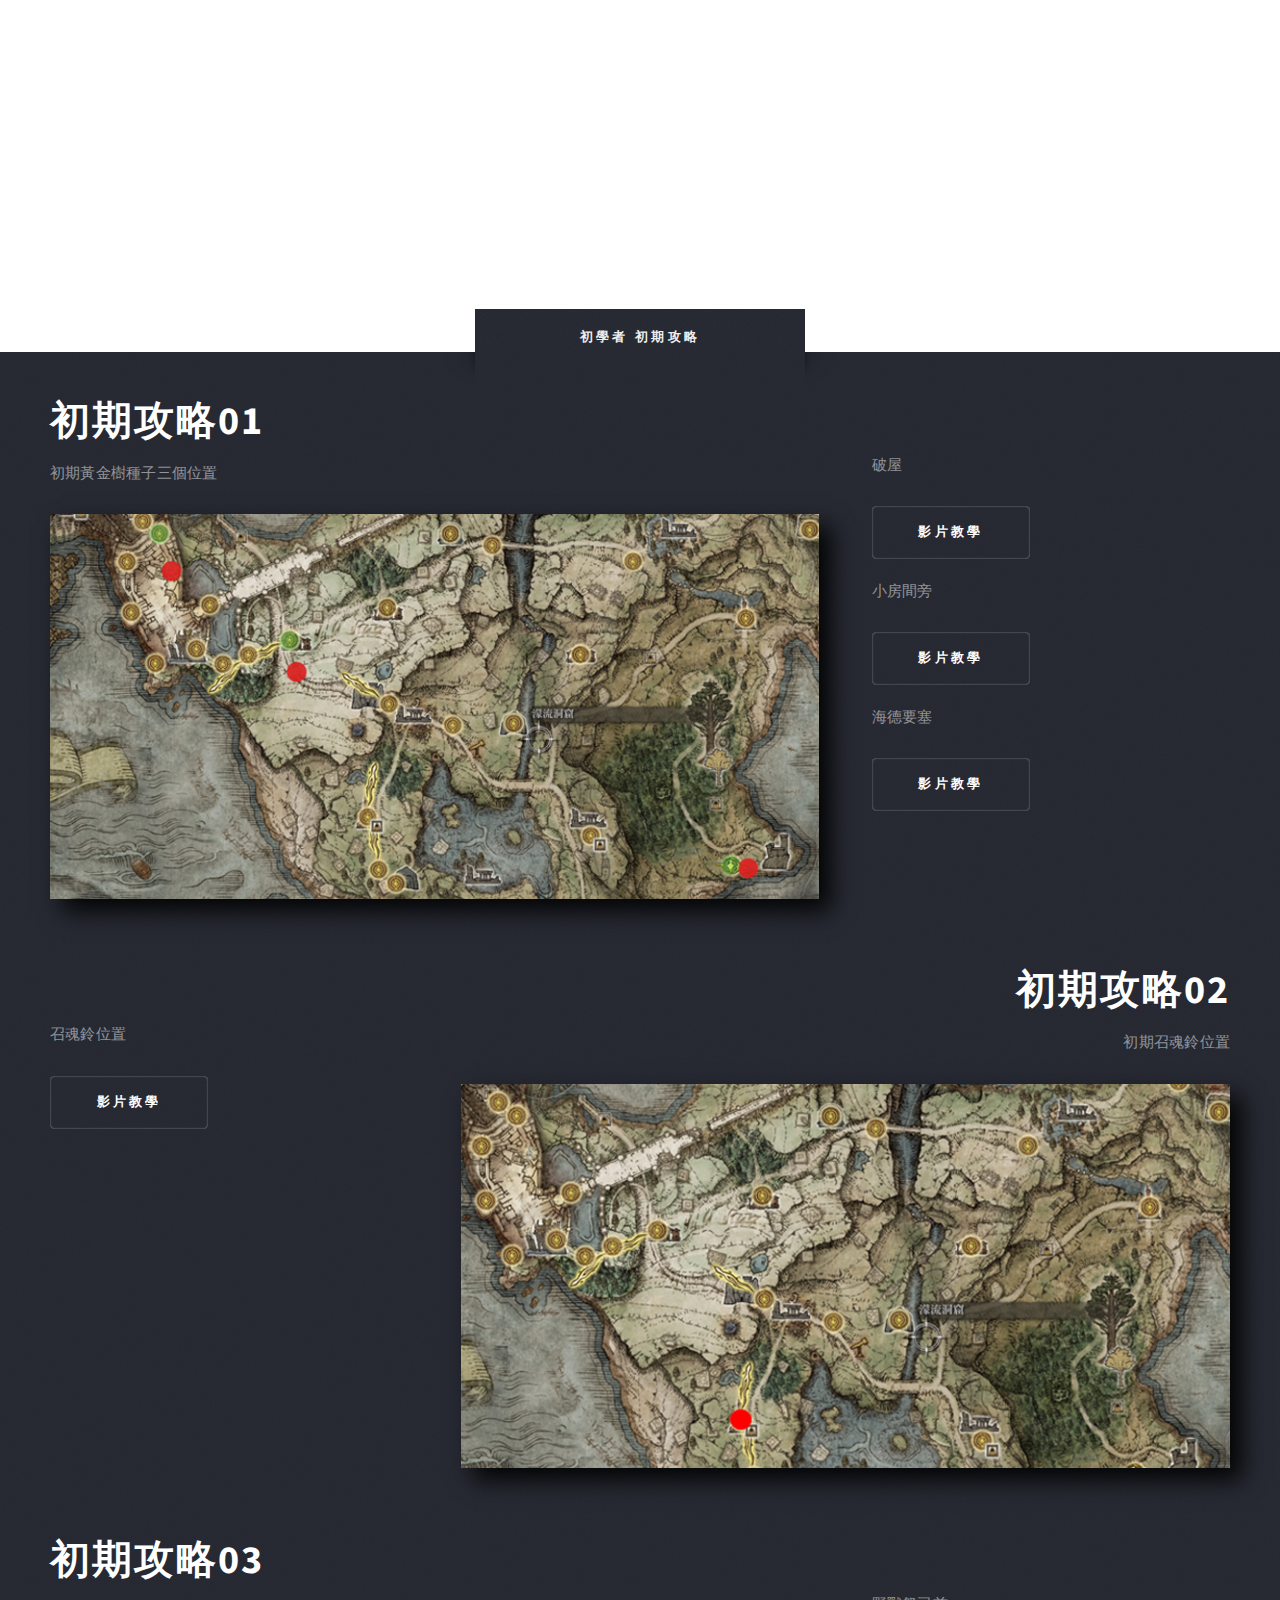
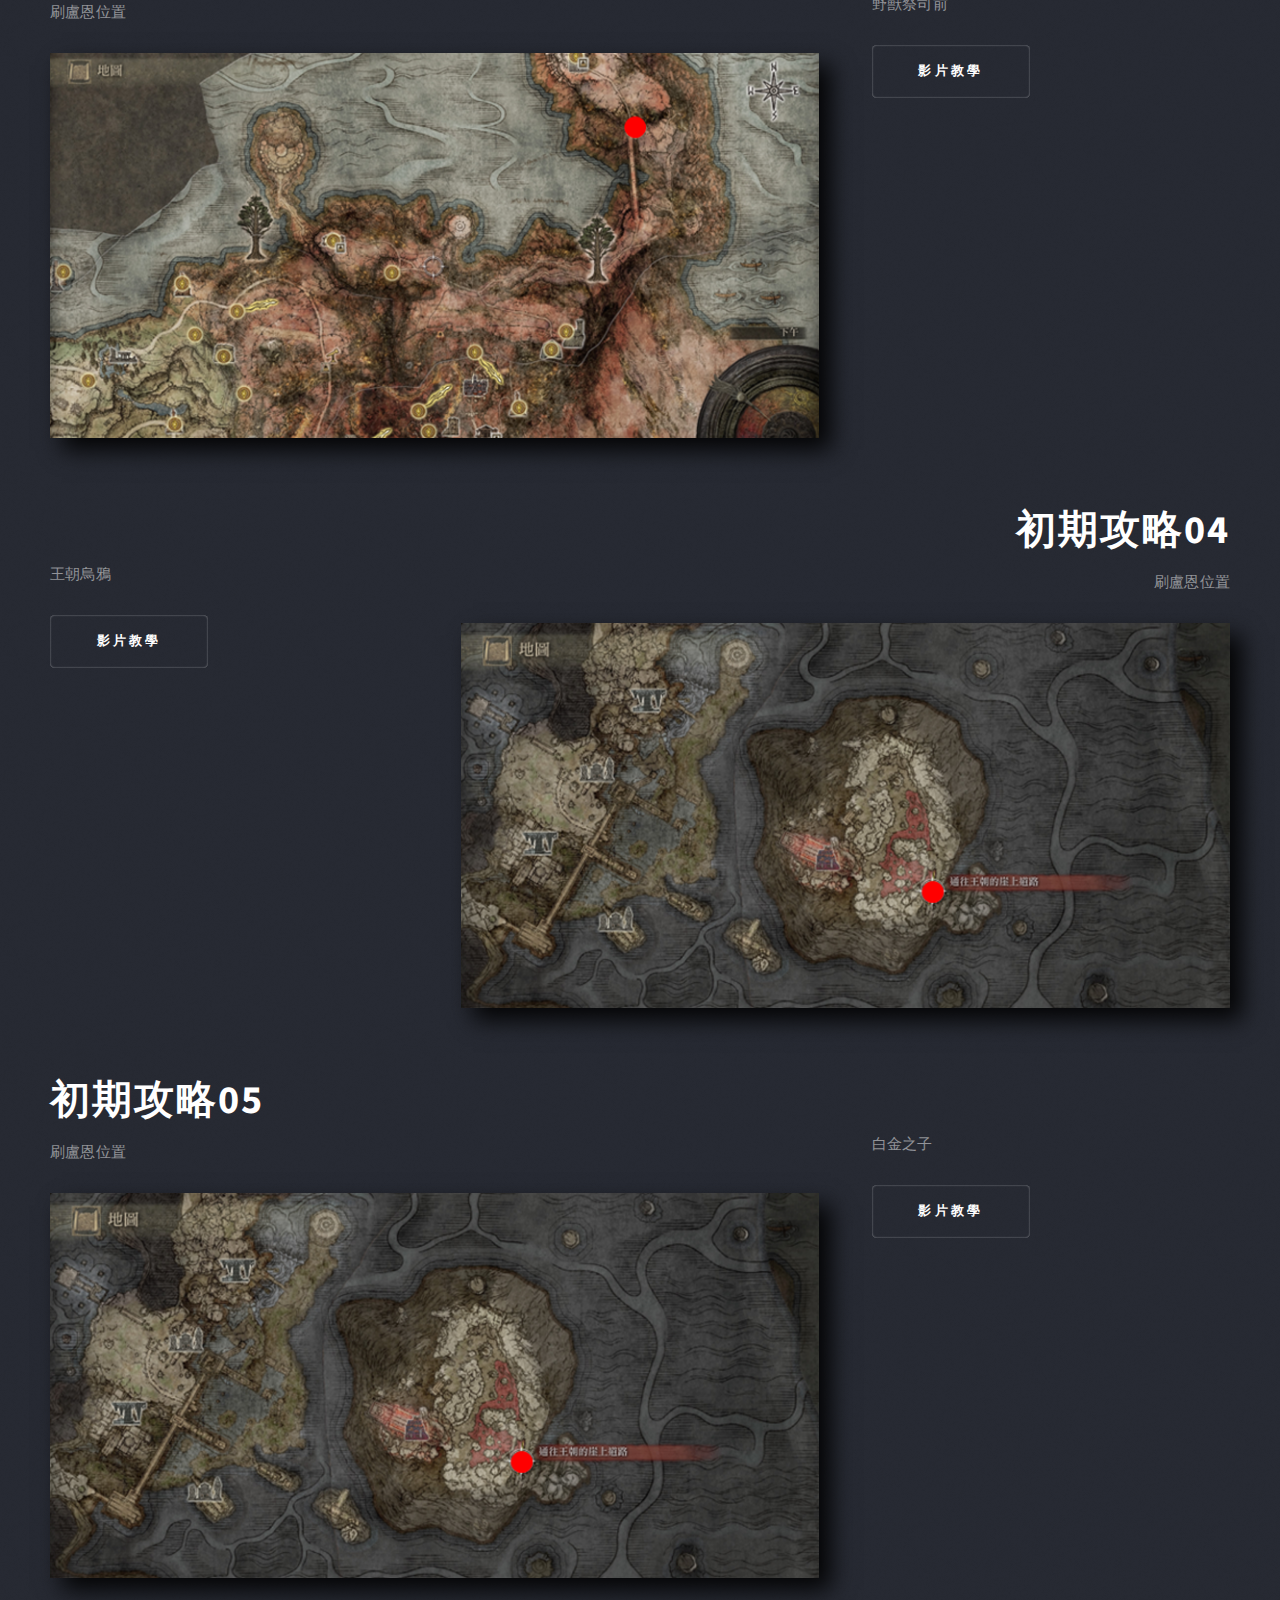
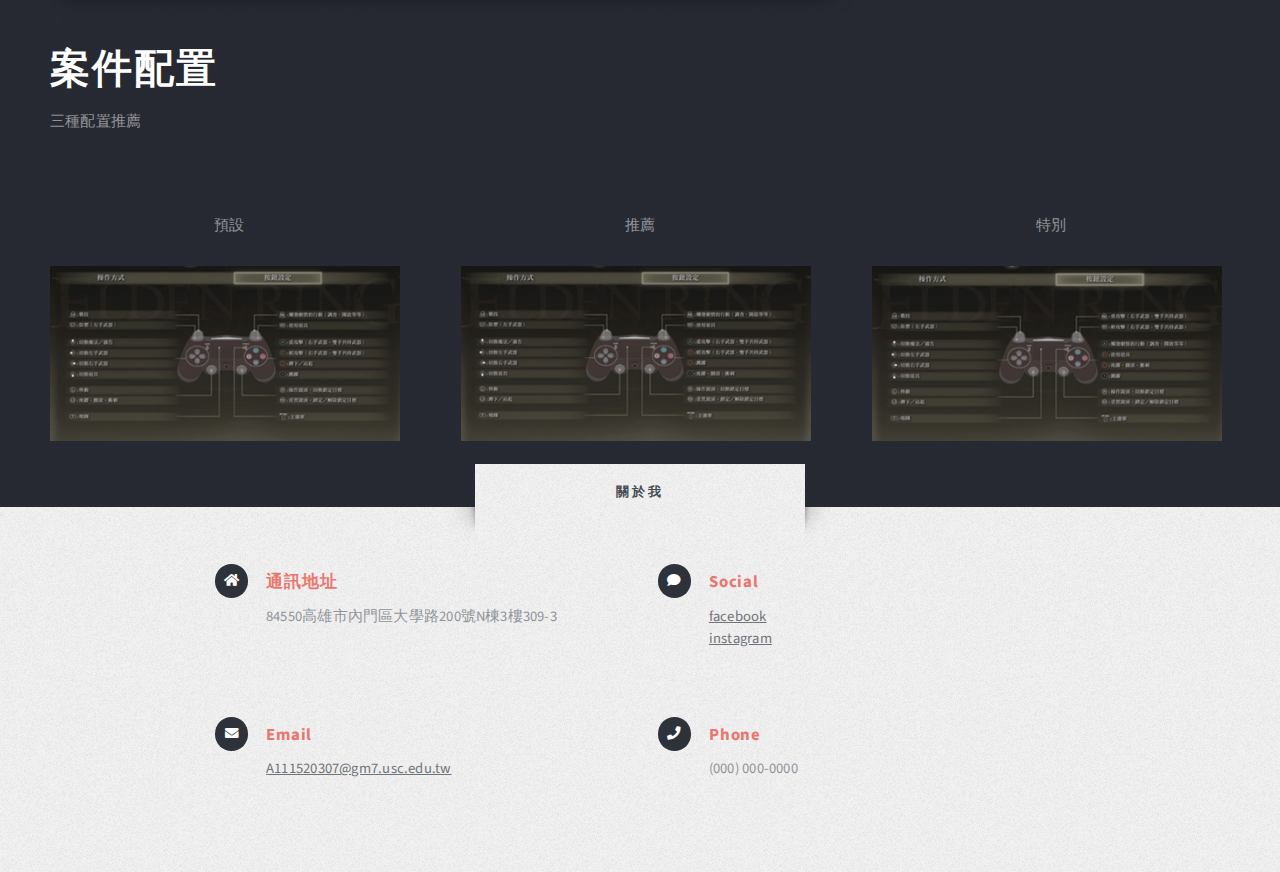
<file: gamebegin02raiders.html>
<!DOCTYPE HTML>
<!--
	Escape Velocity by HTML5 UP
	html5up.net | @ajlkn
	Free for personal and commercial use under the CCA 3.0 license (html5up.net/license)
-->
<html>
	<head>
		<title>攻初期略</title>
		<meta charset="utf-8" />
		<meta name="viewport" content="width=device-width, initial-scale=1, user-scalable=no" />
		<link rel="stylesheet" href="assets/css/main.css" />
	</head>
	<body class="no-sidebar is-preload">
		<div id="page-wrapper">

			<!-- Header -->
				<section id="header" class="wrapper">

					<!-- Logo -->
						<div id="logo">
							<br>
							<br>
							<br>
							<br>
							<br>
							<h1><a href="index.html">遊戲玩法</a></h1>
							<p>遊戲機制/初學者/按鍵配置</p>
						</div>

					<!-- Nav -->
						<nav id="nav">
							<ul>
								<li class="current"><a href="index.html">遊戲簡介</a></li>
								<li><a href="#">遊戲玩法</a><ul>
													<li><a href="#">遊戲機制</a>
														<ul>
															<li><a href="gamerule01basic.html">基本</a></li>
															<li><a href="gamerule02ability.html">能力值</a></li>
															<li><a href="gamerule02ability.html">戰鬥</a></li>
														</ul>
													</li>
													<li><a href="#">初學者</a>
															<ul>
															<li><a href="gamebegin01career.html">職業選擇</a></li>
															<li><a href="gamebegin02raiders.html">初期攻略</a></li>
															<li><a href="gamebegin02raiders.html#getrune">刷盧恩教學</a></li>
														</ul>
													</li>
													<li><a href="gamebegin02raiders.html#setting">按鍵配置</a>
													</li>
											</ul>
										</li>
								<li><a href="#">遊戲情節</a>
									<ul>
												<li><a href="gamestory.html">世界觀</a></li>
												<li><a href="gamestory.html#recession">主線結局</a></li>
												<li><a href="gamestory.html#law">支線結局</a></li>
												<li><a href="gamestory.html#law">支線腳色</a></li>
											</ul>
								</li>
								<li><a href="#">任務攻略</a>
									<ul>
												<li><a href="gamemission.html">主線流程</a></li>
												<li><a href="gamemission.html">支線腳色</a></li>
												<li><a href="gamemission.html">全副本</a></li>
												<li><a href="gamemission.html">地圖碎片</a></li>
												<li><a href="gamemission.html">成就</a></li>
										
											</ul>
								</li>
								<li><a href="#">物品</a>
											<ul>
												<li><a href="gameitems.html#nn">一般</a></li>
												<li><a href="gameitems.html#w">武器</a></li>
												<li><a href="gameitems.html#g">防具</a></li>
												<li><a href="gameitems.html#h">護符</a></li>
												<li><a href="gameitems.html#ash">骨灰</a></li>
										
											</ul>
								</li>
									
								<li><a href="#">趣聞</a>
									<ul>
										<li><a href="gamenews.html">最新消息</a></li>
										<li><a href="gamenews.html#w">世界紀錄</a></li>
										<li><a href="gamenews.html#v">版本更新</a></li>
									</ul>
								</li>
							</ul>
						</nav>

				</section>

			<!-- Main -->
				<div id="footer" class="wrapper style2">
					<div class="title">初學者 初期攻略</div>
					<div class="container">
						<div class="row gtr-150">
							<div class="col-8 col-12-medium">

								<!-- Content -->
									<div id="content">
										<article class="box post">
												<h2  style="font-size: 40px;">初期攻略01</h2>
												<p>初期黃金樹種子三個位置</p>
											
											<a href="#" class="image featured">
												<img  class="eldentrigger eldenshadow" src="images/eldenraiderseedposition.png" alt="" />
											</a>
											
										</article>
										
									</div>

							</div>
							<div class="col-4 col-12-medium">

								<!-- Sidebar -->
									<div id="sidebar">
										<section class="box">
											<br><br>
											<p>破屋</p>
											<a  target="_blank" href="https://www.youtube.com/watch?v=hv3o4dym9eM&ab_channel=YCPan" class="button style2">影片教學</a>
											<br><br>
											<p>小房間旁</p>
											<a  target="_blank" href="https://www.youtube.com/watch?v=1aMBNbKEvlI&ab_channel=YCPanㄋ" class="button style2">影片教學</a>
											<br><br>
											<p>海德要塞</p>
											<a  target="_blank" href="https://www.youtube.com/watch?v=0K83hmQGVzI&ab_channel=YCPan" class="button style2">影片教學</a>
										</section>
										
										
									</div>

							</div>
							<div class="col-4 col-12-medium">

								<!-- Sidebar -->
									<div id="sidebar">
										<section class="box">
											<br><br>
											<p>召魂鈴位置</p>
											<a  target="_blank" href="https://www.youtube.com/watch?v=RxQqvwT2SHo" class="button style2">影片教學</a>
											<br><br>
										</section>
										
										
									</div>

							</div>
							<div class="col-8 col-12-medium">

								<!-- Content -->
									<div id="content">
										<article class="box post">
												<h2 align="right"  style="font-size: 40px;">初期攻略02</h2>
												<p align="right">初期召魂鈴位置</p>
											
											<a href="#" class="image featured">
												<img  class="eldentrigger eldenshadow" src="images/eldenashring.png" alt="" />
											</a>
											
										</article>
										
									</div>

							</div>
							
							<div class="col-8 col-12-medium" id="getrune">

								<!-- Content -->
									<div id="content">
										<article class="box post">
												<h2  style="font-size: 40px;">初期攻略03</h2>
												<p>刷盧恩位置</p>
											
											<a href="#" class="image featured">
												<img  class="eldentrigger eldenshadow" src="images/eldengetrune.png" alt="" />
											</a>
											
										</article>
										
									</div>

							</div>
							<div class="col-4 col-12-medium">

								<!-- Sidebar -->
									<div id="sidebar">
										<section class="box">
											<br><br>
											<p>野獸祭司前</p>
											<a  target="_blank" href="https://www.youtube.com/watch?v=ZTIt4mtwkcY&ab_channel=YCPan" class="button style2">影片教學</a>
											<br><br>
										</section>
										
										
									</div>

							</div>
							<div class="col-4 col-12-medium">

								<!-- Sidebar -->
									<div id="sidebar">
										<section class="box">
											<br><br>
											<p>王朝烏鴉</p>
											<a  target="_blank" href="https://www.youtube.com/watch?v=4j9F_JPbx-k
											" class="button style2">影片教學</a>
											<br><br>
										</section>
										
										
									</div>

							</div>
							<div class="col-8 col-12-medium">

								<!-- Content -->
									<div id="content">
										<article class="box post">
												<h2 align="right"  style="font-size: 40px;">初期攻略04</h2>
												<p align="right">刷盧恩位置</p>
											
											<a href="#" class="image featured">
												<img class="eldentrigger eldenshadow" src="images/eldengetrune2.png" alt="" />
											</a>
											
										</article>
										
									</div>

							</div>
							<div class="col-8 col-12-medium">

								<!-- Content -->
									<div id="content">
										<article class="box post">
												<h2  style="font-size: 40px;">初期攻略05</h2>
												<p>刷盧恩位置</p>
											
											<a href="#" class="image featured">
												<img class="eldentrigger eldenshadow" src="images/eldengetrune2.png" alt="" />
											</a>
											
										</article>
										
									</div>

							</div>
							<div class="col-4 col-12-medium">

								<!-- Sidebar -->
									<div id="sidebar">
										<section class="box">
											<br><br>
											<p>白金之子</p>
											<a  target="_blank" href="https://www.youtube.com/watch?v=4j9F_JPbx-k" class="button style2">影片教學</a>
											<br><br>
										</section>
										
										
									</div>

							</div>
							<div class="col-12 col-12-medium" id="setting">

								<!-- Content -->
									<div id="content">
										<article class="box post">
												<h2  style="font-size: 40px;">案件配置</h2>
												<p>三種配置推薦</p>
											
											<a href="#" class="image featured">
												
											</a>
											
										</article>
										
									</div>

							</div>
							<div class="col-4 col-12-medium"><p align="center">預設</p>
								<img src="images/eldensetting01.png" width="350"/></div>
							<div class="col-4 col-12-medium"><p align="center">推薦</p>
								<img src="images/eldensetting02.png" width="350"/></div>
							<div class="col-4 col-12-medium"><p align="center">特別</p>
								<img src="images/eldensetting03.png" width="350"/></div>
						</div>
					</div>
					
				</div>

			<!-- Highlights -->
				<section id="highlights" class="wrapper style3">
					<div class="title">關於我</div>
					<section class="feature-list small">
										<div class="row">
											<div class="col-6 col-12-small">
												<section>
													<h3 class="icon solid fa-home">通訊地址</h3>
													<p>
														84550高雄市內門區大學路200號N棟3樓309-3
													</p>
												</section>
											</div>
											<div class="col-6 col-12-small">
												<section>
													<h3 class="icon solid fa-comment">Social</h3>
													<p>
														<a target="_blank"href="https://www.facebook.com/profile.php?id=100006305882632">facebook</a>
														<br>
														<a target="_blank"href="https://www.instagram.com/yuzhongpan/">instagram</a>
													</p>
												</section>
											</div>
											<div class="col-6 col-12-small">
												<section>
													<h3 class="icon solid fa-envelope">Email</h3>
													<p>
														<a>A111520307@gm7.usc.edu.tw</a>
													</p>
												</section>
											</div>
											<div class="col-6 col-12-small">
												<section>
													<h3 class="icon solid fa-phone">Phone</h3>
													<p>
														(000) 000-0000
													</p>
												</section>
											</div>
										</div>
									</section>
				</section>


		<!-- Scripts -->
			<script src="assets/js/jquery.min.js"></script>
			<script src="assets/js/jquery.dropotron.min.js"></script>
			<script src="assets/js/browser.min.js"></script>
			<script src="assets/js/breakpoints.min.js"></script>
			<script src="assets/js/util.js"></script>
			<script src="assets/js/main.js"></script>

	</body>
</html>
</file>
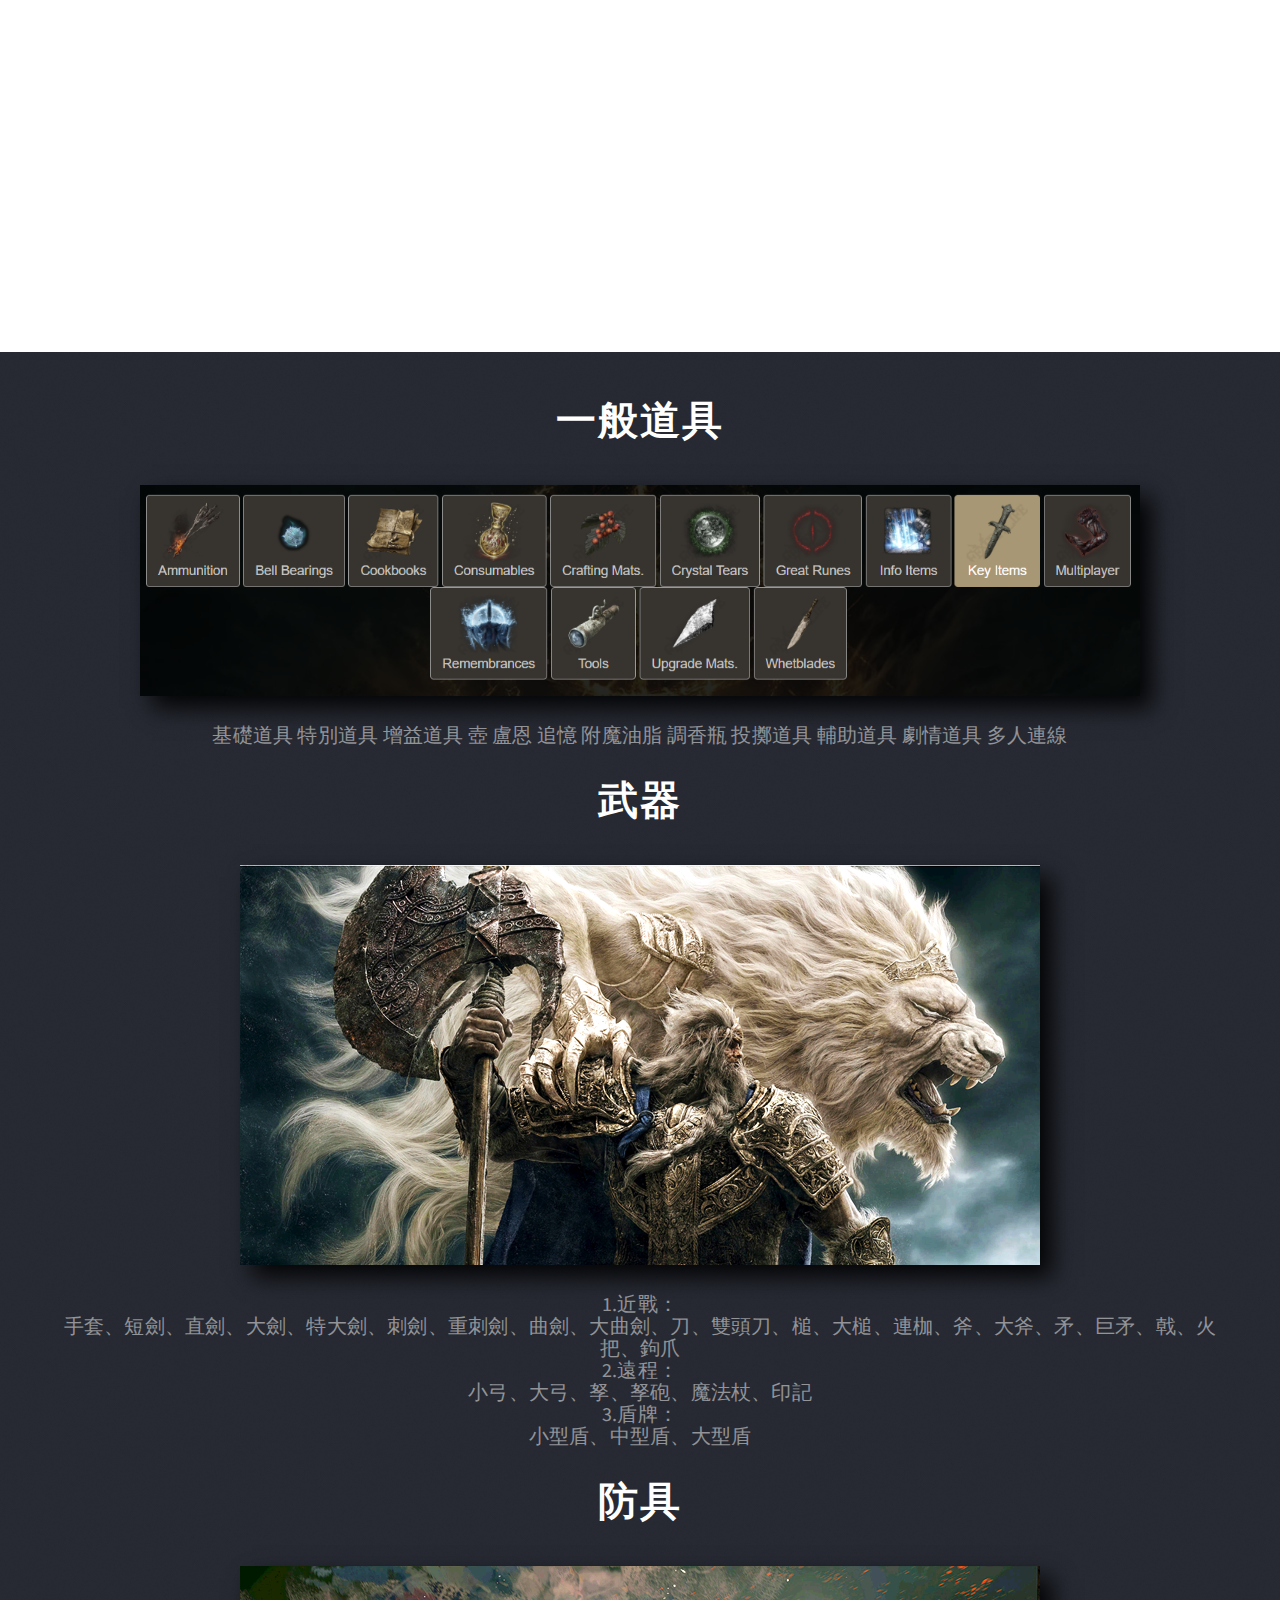
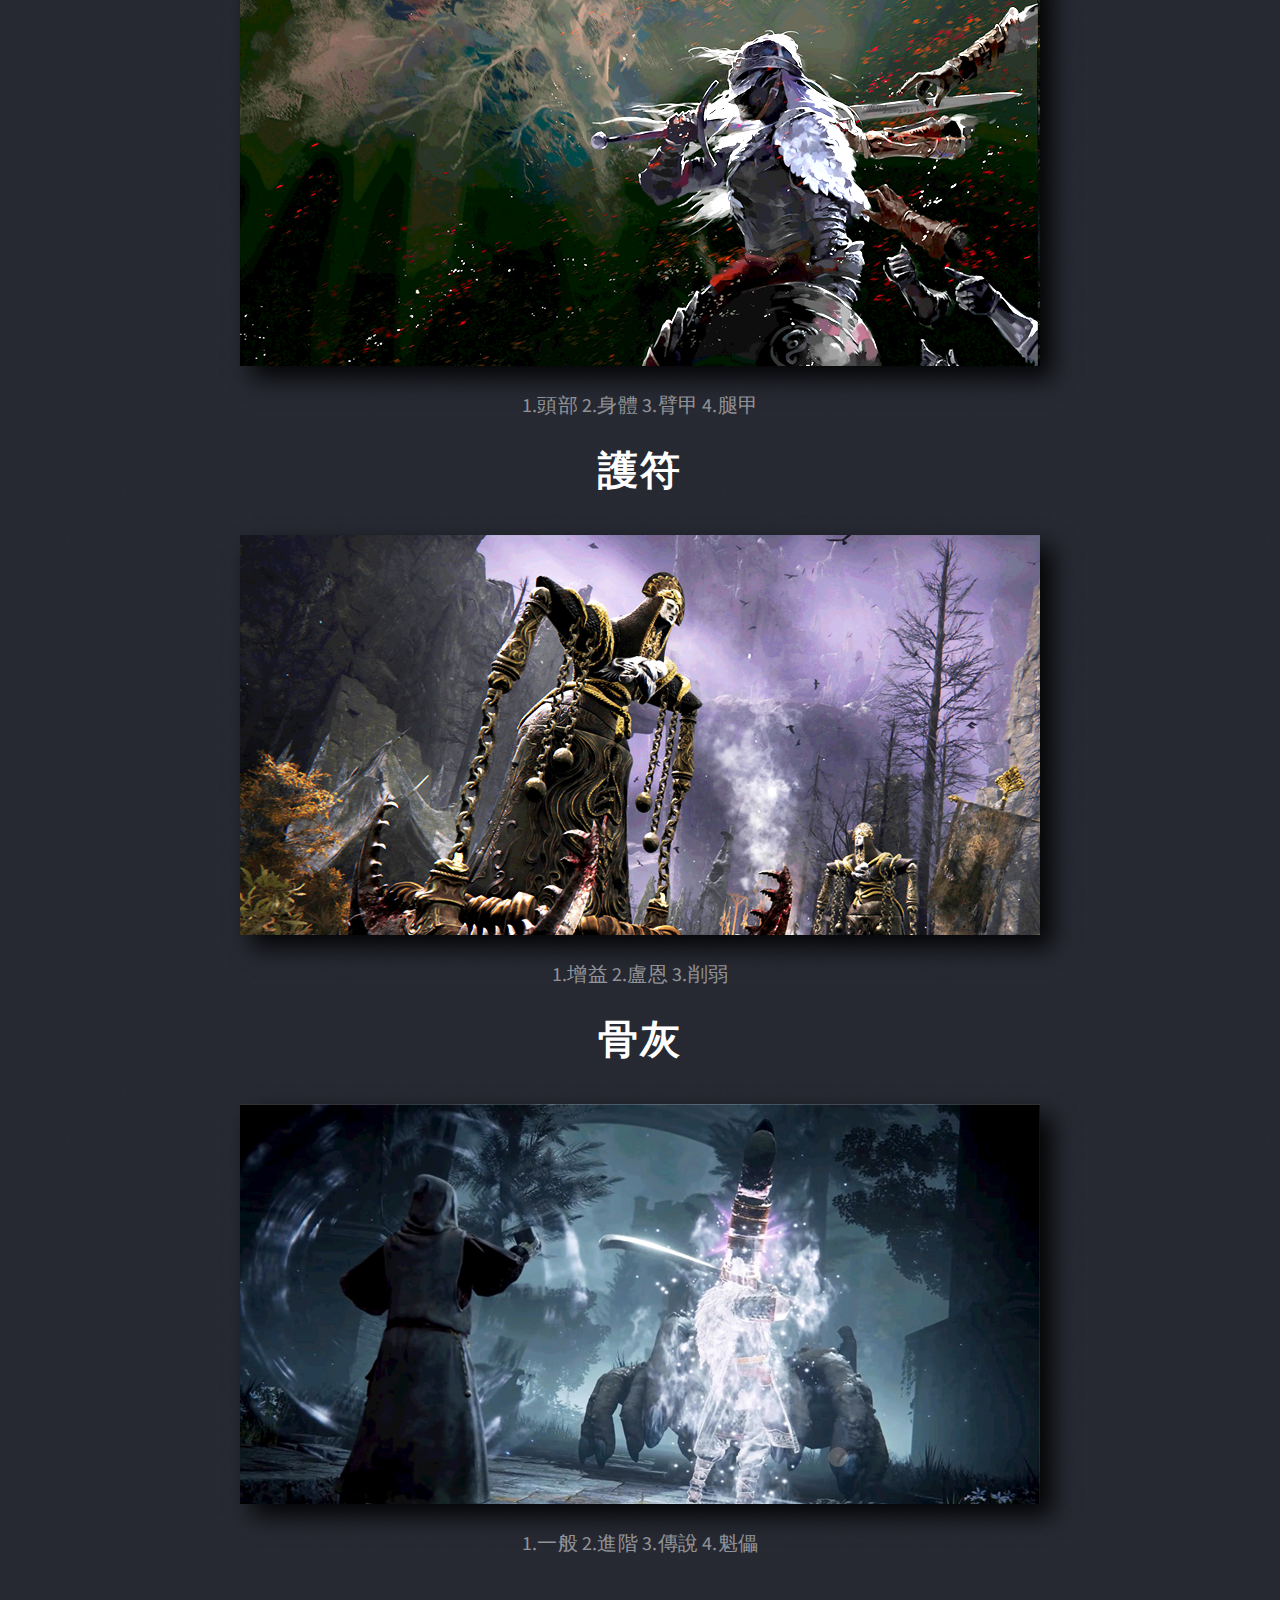
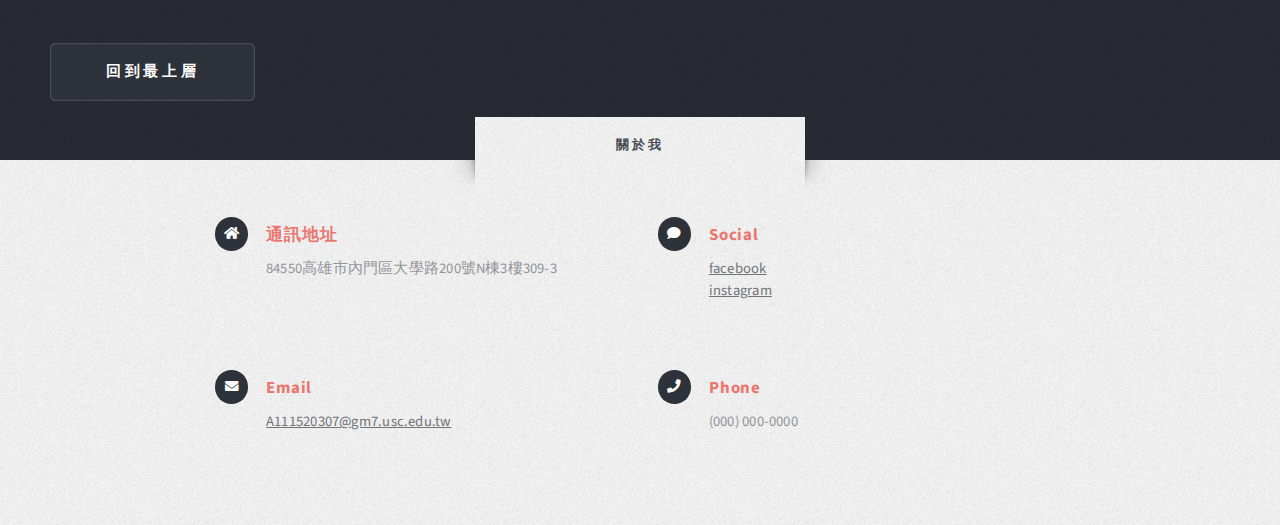
<file: gameitems.html>
<!DOCTYPE HTML>
<!--
	Escape Velocity by HTML5 UP
	html5up.net | @ajlkn
	Free for personal and commercial use under the CCA 3.0 license (html5up.net/license)
-->
<html>
	<head>
		<title>物品</title>
		<meta charset="utf-8" />
		<meta name="viewport" content="width=device-width, initial-scale=1, user-scalable=no" />
		<link rel="stylesheet" href="assets/css/main.css" />
	</head>
	<body class="no-sidebar is-preload">
		<div id="page-wrapper">

			<!-- Header -->
				<section id="header" class="wrapper">

					<!-- Logo -->
						<div id="logo">
							<br>
							<br>
							<br>
							<br>
							<br>
							<h1><a href="index.html">物品</a></h1>
							<p>一般/武器/防具</p>
						</div>

					<!-- Nav -->
						<nav id="nav">
							<ul>
								<li class="current"><a href="index.html">遊戲簡介</a></li>
								<li><a href="#">遊戲玩法</a><ul>
													<li><a href="#">遊戲機制</a>
														<ul>
															<li><a href="gamerule01basic.html">基本</a></li>
															<li><a href="gamerule02ability.html">能力值</a></li>
															<li><a href="gamerule02ability.html">戰鬥</a></li>
														</ul>
													</li>
													<li><a href="#">初學者</a>
															<ul>
															<li><a href="gamebegin01career.html">職業選擇</a></li>
															<li><a href="gamebegin02raiders.html">初期攻略</a></li>
															<li><a href="gamebegin02raiders.html#getrune">刷盧恩教學</a></li>
														</ul>
													</li>
													<li><a href="gamebegin02raiders.html#setting">按鍵配置</a>
													</li>
											</ul>
										</li>
								<li><a href="#">遊戲情節</a>
									<ul>
												<li><a href="gamestory.html">世界觀</a></li>
												<li><a href="gamestory.html#recession">主線結局</a></li>
												<li><a href="gamestory.html#law">支線結局</a></li>
												<li><a href="gamestory.html#law">支線腳色</a></li>
											</ul>
								</li>
								<li><a href="#">任務攻略</a>
									<ul>
												<li><a href="gamemission.html">主線流程</a></li>
												<li><a href="gamemission.html">支線腳色</a></li>
												<li><a href="gamemission.html">全副本</a></li>
												<li><a href="gamemission.html">地圖碎片</a></li>
												<li><a href="gamemission.html">成就</a></li>
										
											</ul>
								</li>
								<li><a href="#">物品</a>
											<ul>
												<li><a href="gameitems.html#nn">一般</a></li>
												<li><a href="gameitems.html#w">武器</a></li>
												<li><a href="gameitems.html#g">防具</a></li>
												<li><a href="gameitems.html#h">護符</a></li>
												<li><a href="gameitems.html#ash">骨灰</a></li>
										
											</ul>
								</li>
									
								<li><a href="#">趣聞</a>
									<ul>
										<li><a href="gamenews.html">最新消息</a></li>
										<li><a href="gamenews.html#w">世界紀錄</a></li>
										<li><a href="gamenews.html#v">版本更新</a></li>
									</ul>
								</li>
							</ul>
						</nav>

				</section>

			<!-- Main -->
				<div id="footer" class="wrapper style2">
					
					<div class="container">

						<!-- Content -->
							<div id="content">
							  <article class="box post">
									
										<h2 id="nn" align="center" style="font-size: 40px">一般道具</h2>
								  <br>
										
									
									<div  align="center">
										
									<img src="images/eldenitems.png" width="1000" class="eldentrigger eldenshadow"/>
									</div>
									<br>
									
								  <p align="center" style="font-size: 20px;">基礎道具
特別道具
增益道具
壺
盧恩
追憶
									  附魔油脂
調香瓶
投擲道具
輔助道具
劇情道具
多人連線
</p>
									
								</article>
						</div>
						
						<br><br>
						
						<div id="content">
							  <article class="box post">
									
										<h2 id="w" align="center" style="font-size: 40px">武器</h2>
								  <br>
										
									
									<div  align="center">
										
									<img class="eldentrigger eldenshadow" src="images/eldenw.png"/>
									</div>
									<br>
									
								  <p align="center"  style="font-size: 20px;">1.近戰：<br>
手套、短劍、直劍、大劍、特大劍、刺劍、重刺劍、曲劍、大曲劍、刀、雙頭刀、槌、大槌、連枷、斧、大斧、矛、巨矛、戟、火把、鉤爪<br>
2.遠程：<br>
小弓、大弓、孥、孥砲、魔法杖、印記<br>
3.盾牌：<br>
小型盾、中型盾、大型盾<br>


</p>
									
								</article>
						</div>
						<br><br>
						
						<div id="content">
							  <article class="box post">
									
										<h2 id="g" align="center" style="font-size: 40px">防具</h2>
								  <br>
										
									
									<div  align="center">
										
									<img class="eldentrigger eldenshadow" src="images/eldeng.png"/>
									</div>
									<br>
									
								  <p align="center" style="font-size: 20px;">1.頭部
2.身體
3.臂甲
4.腿甲


</p>
									
								</article>
						</div>
						<br><br>
						<div id="content">
							  <article class="box post">
									
										<h2 id="h" align="center" style="font-size: 40px">護符</h2>
								  <br>
										
									
									<div  align="center">
										
									<img class="eldentrigger eldenshadow" src="images/eldenh.png"/>
									</div>
									<br>
									
								  <p align="center" style="font-size: 20px;">1.增益
2.盧恩
3.削弱

</p>
									
								</article>
						</div>
						<br><br>
						<div id="content">
							  <article class="box post">
									
										<h2 id="ash" align="center" style="font-size: 40px">骨灰</h2>
								  <br>
										
									
									<div  align="center">
										
									<img class="eldentrigger eldenshadow" src="images/eldenash.png"/>
									</div>
									<br>
									
								  <p align="center" style="font-size: 20px;">1.一般
2.進階
3.傳說
4.魁儡


</p>
									
								</article>
						</div>
						<br><br>
						<ul class="actions">
							<li><a href="#" class="button style3 large" onclick="scrollToTop()">回到最上層</a></li>
						</ul>
						
						

					</div>
					
				</div>

			<!-- Highlights -->
				<section id="highlights" class="wrapper style3">
					<div class="title">關於我</div>
					<section class="feature-list small">
										<div class="row">
											<div class="col-6 col-12-small">
												<section>
													<h3 class="icon solid fa-home">通訊地址</h3>
													<p>
														84550高雄市內門區大學路200號N棟3樓309-3
													</p>
												</section>
											</div>
											<div class="col-6 col-12-small">
												<section>
													<h3 class="icon solid fa-comment">Social</h3>
													<p>
														<a target="_blank"href="https://www.facebook.com/profile.php?id=100006305882632">facebook</a>
														<br>
														<a target="_blank"href="https://www.instagram.com/yuzhongpan/">instagram</a>
													</p>
												</section>
											</div>
											<div class="col-6 col-12-small">
												<section>
													<h3 class="icon solid fa-envelope">Email</h3>
													<p>
														<a href="#">A111520307@gm7.usc.edu.tw</a>
													</p>
												</section>
											</div>
											<div class="col-6 col-12-small">
												<section>
													<h3 class="icon solid fa-phone">Phone</h3>
													<p>
														(000) 000-0000
													</p>
												</section>
											</div>
										</div>
									</section>
				</section>


		<!-- Scripts -->
			<script src="assets/js/jquery.min.js"></script>
			<script src="assets/js/jquery.dropotron.min.js"></script>
			<script src="assets/js/browser.min.js"></script>
			<script src="assets/js/breakpoints.min.js"></script>
			<script src="assets/js/util.js"></script>
			<script src="assets/js/main.js"></script>

	</body>
</html>
</file>
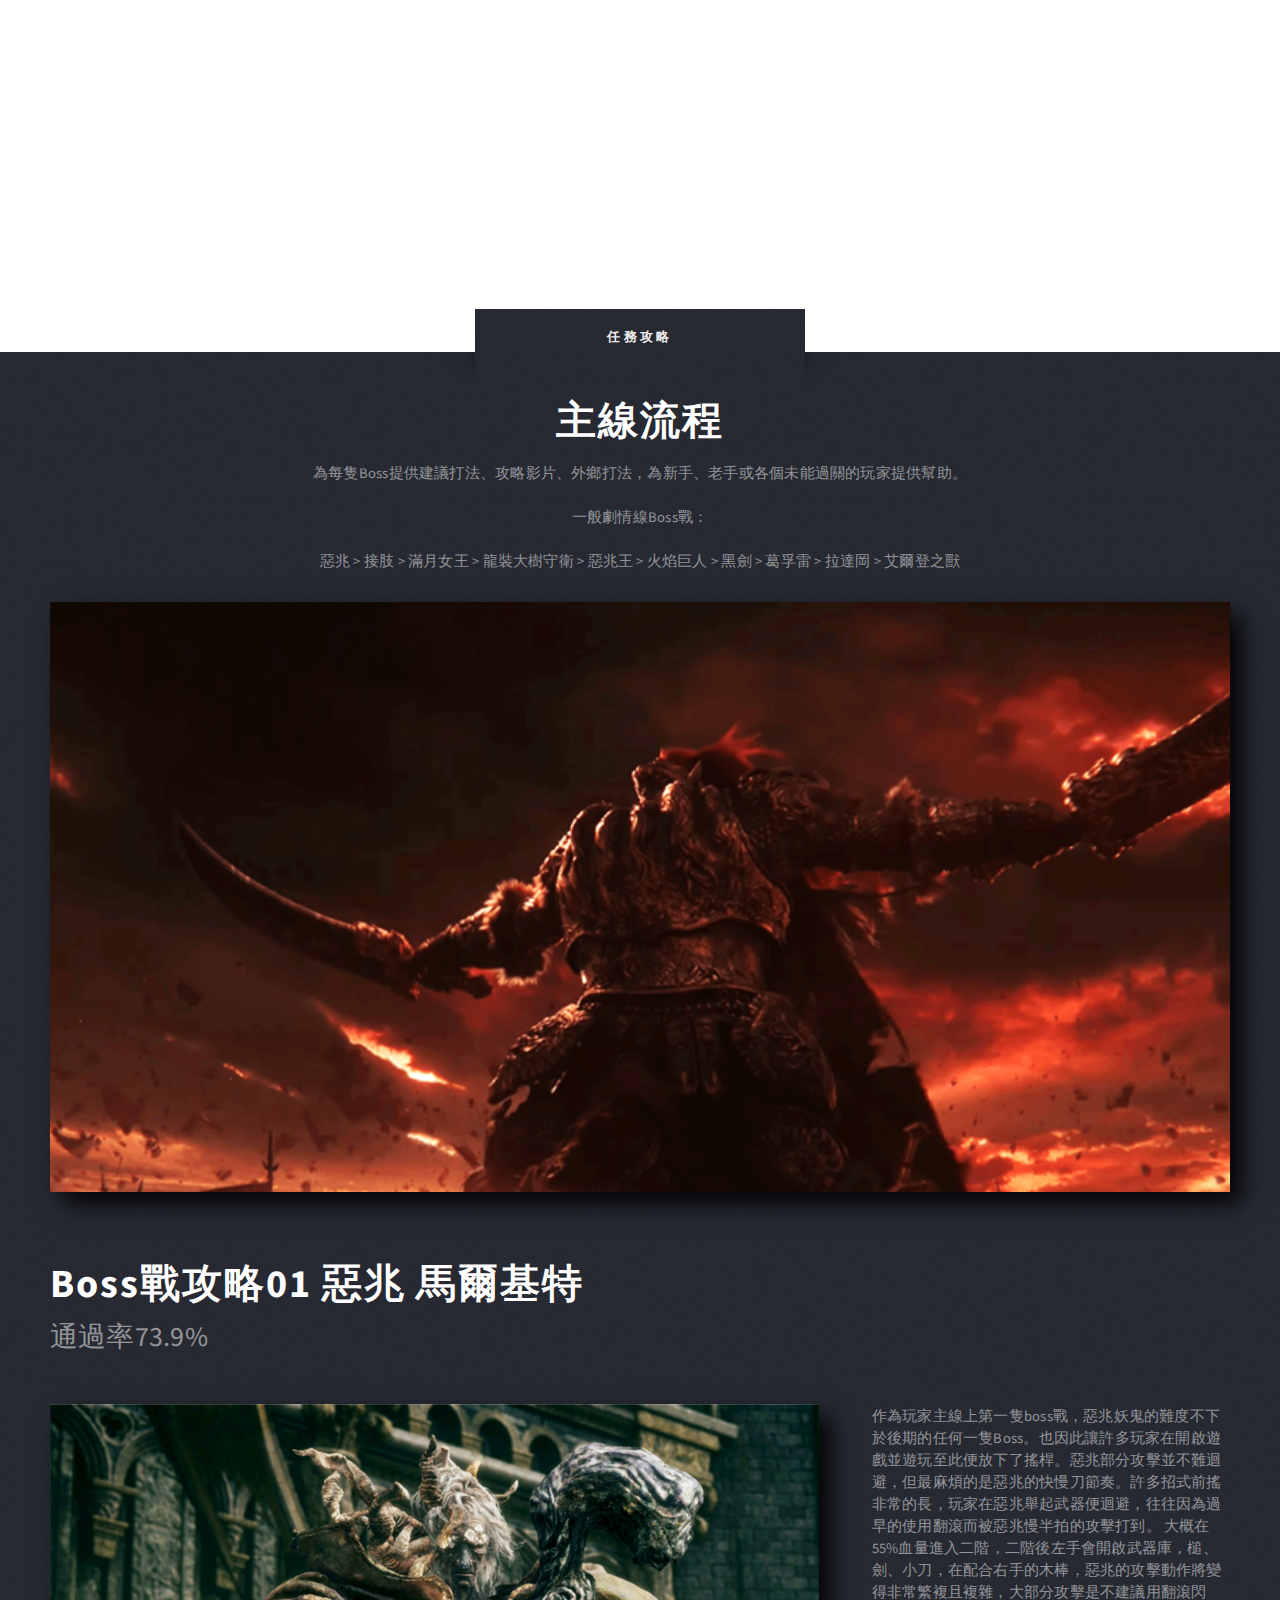
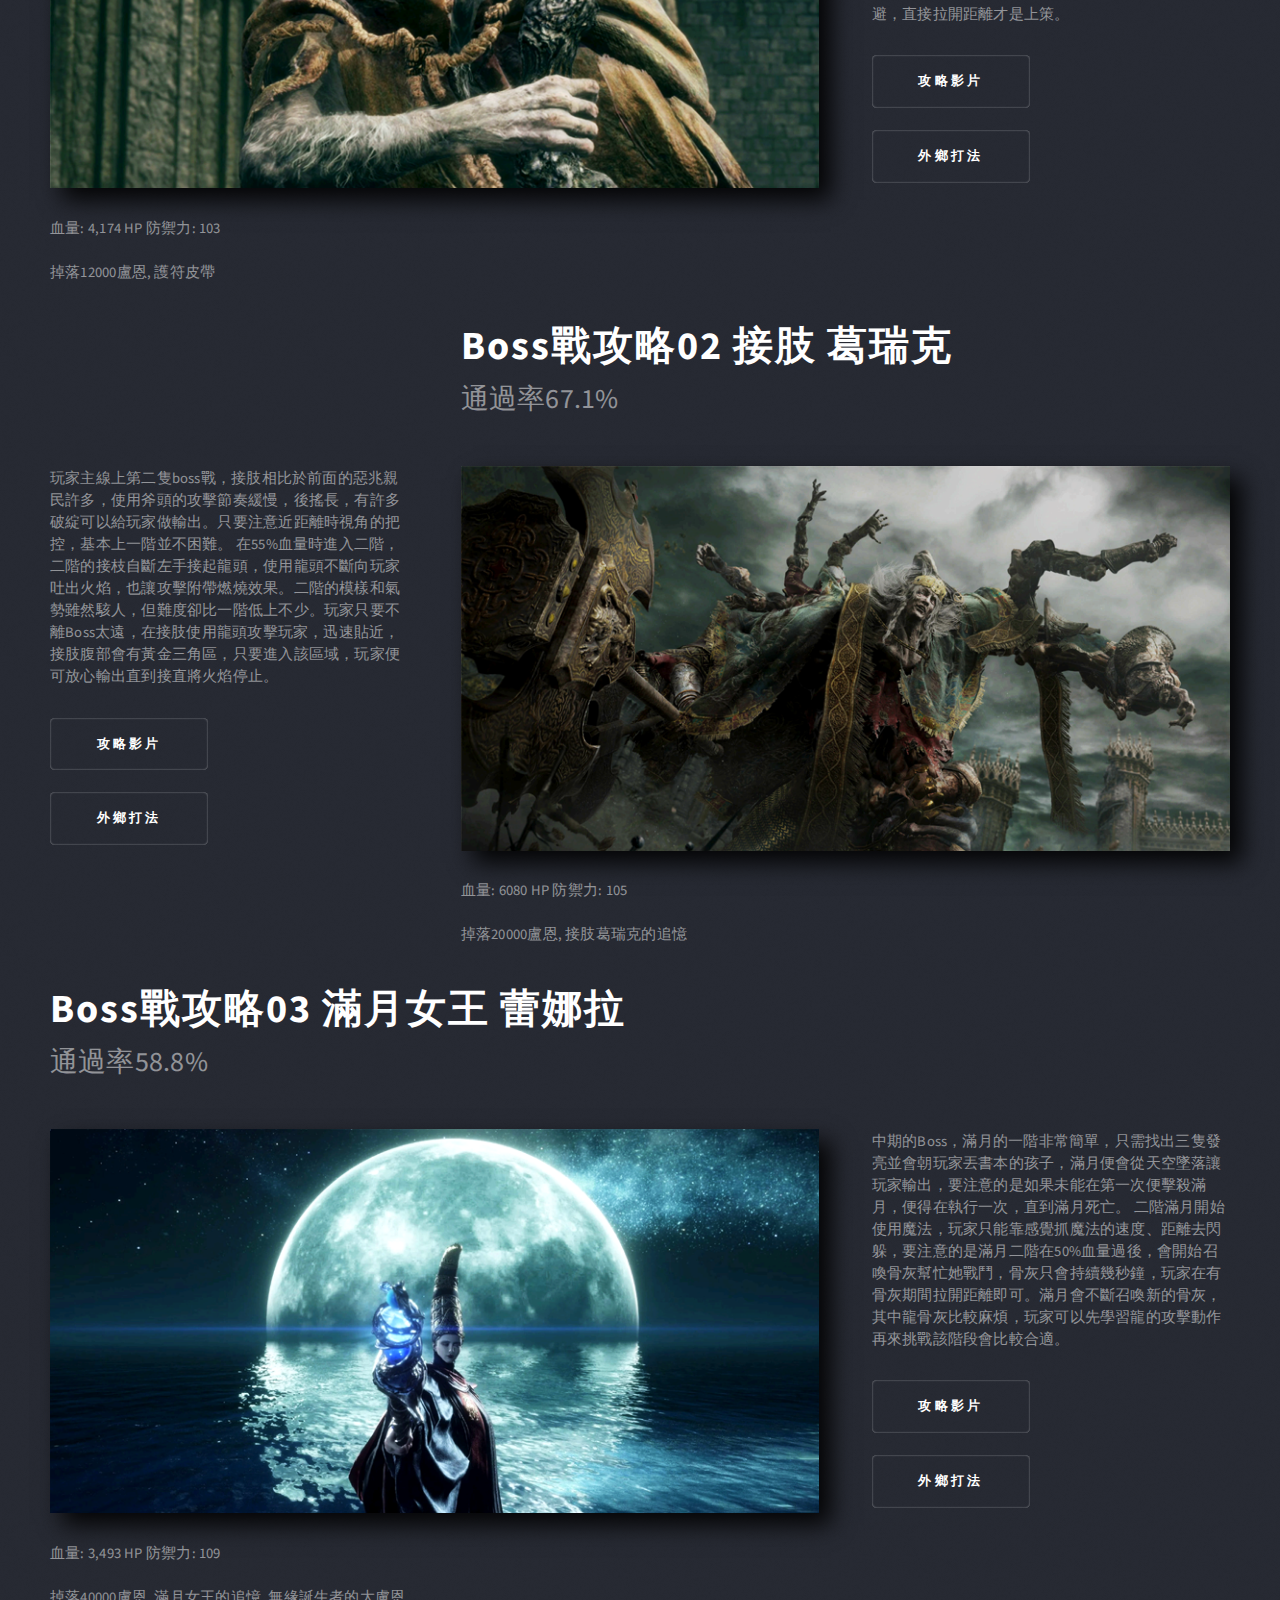
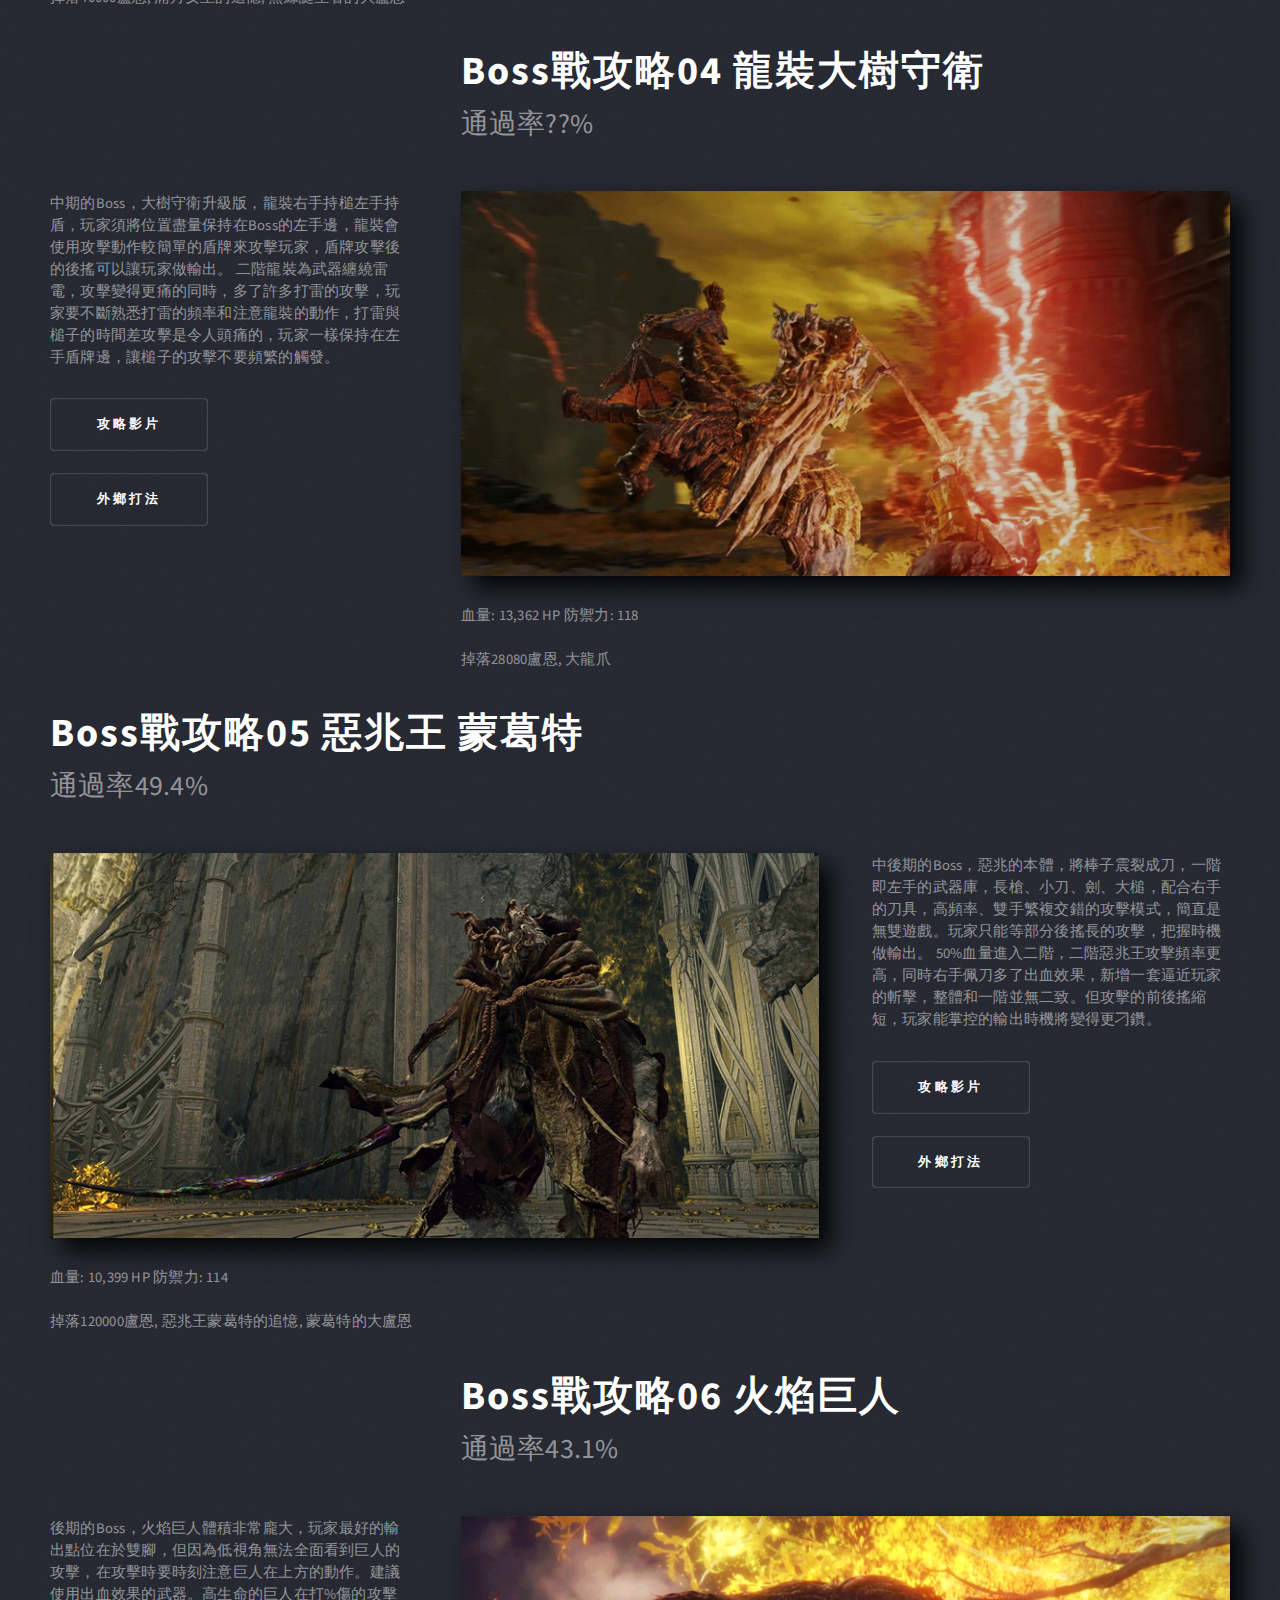
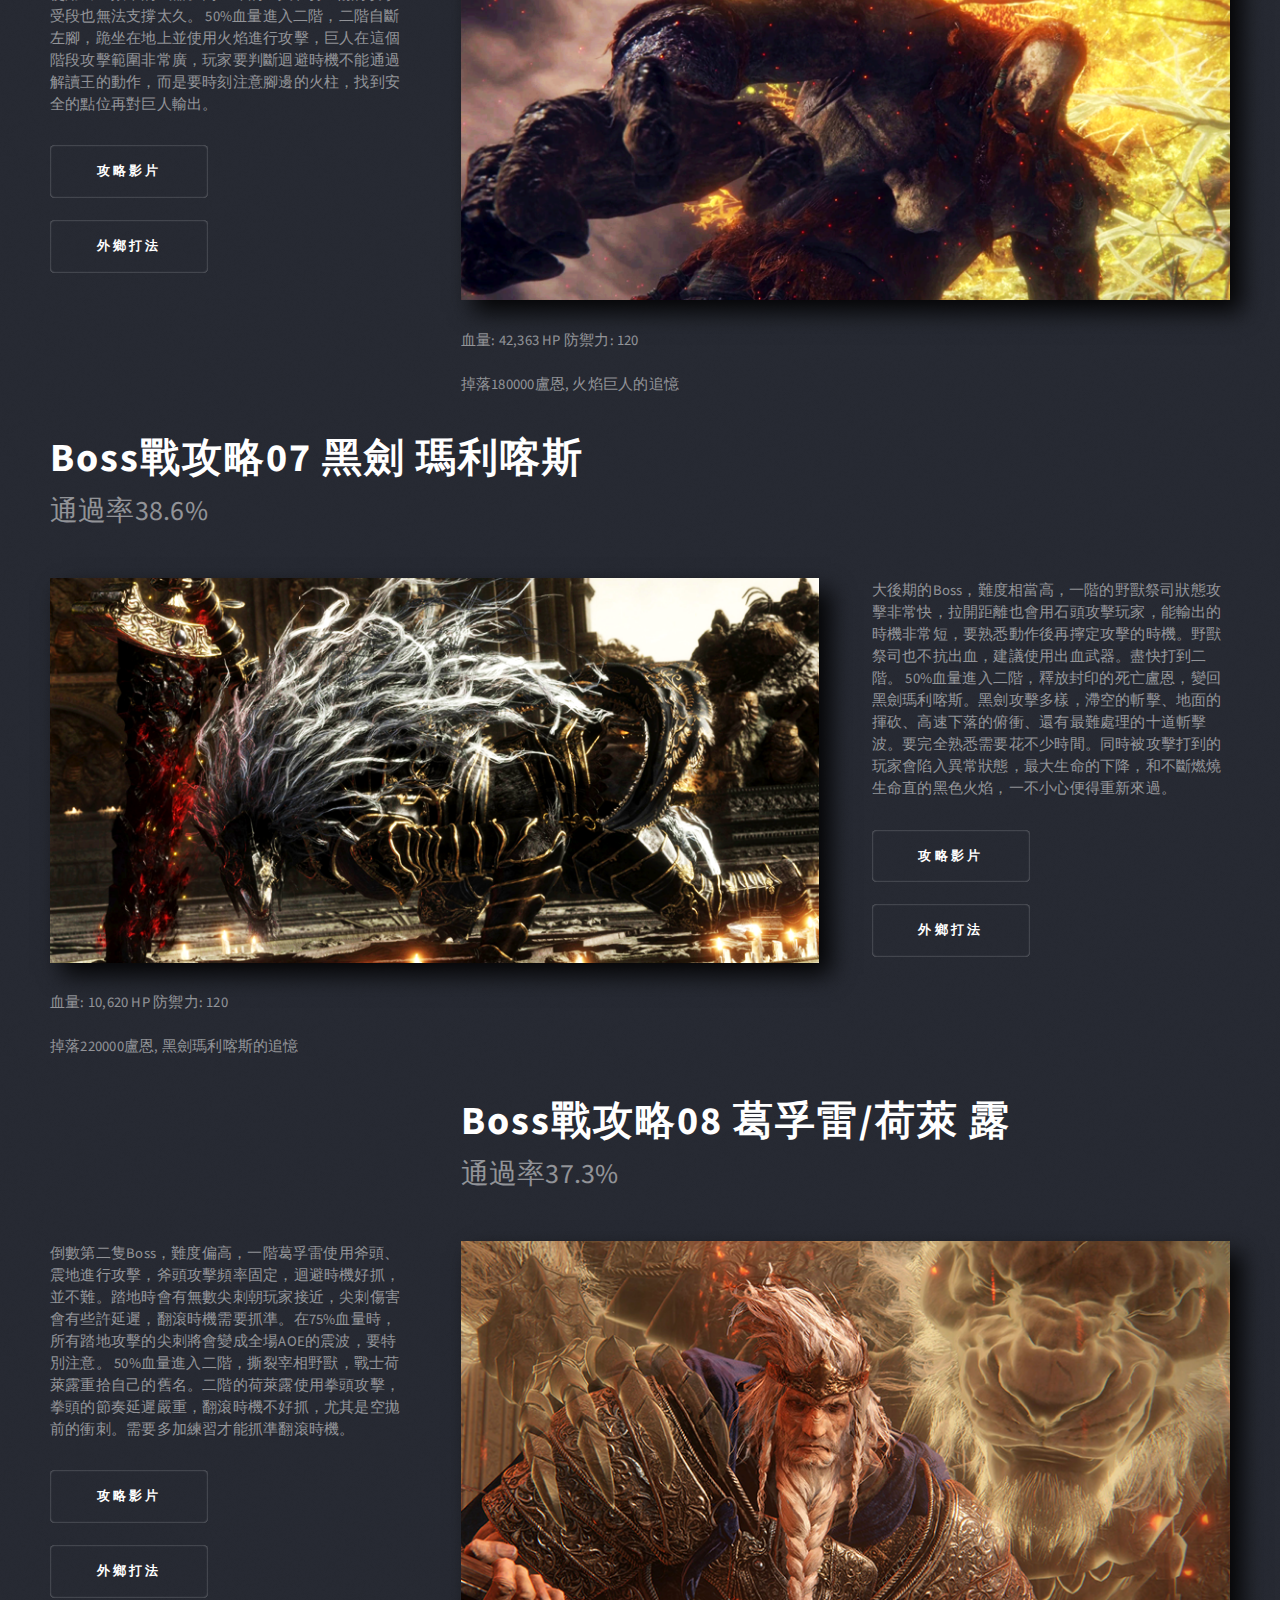
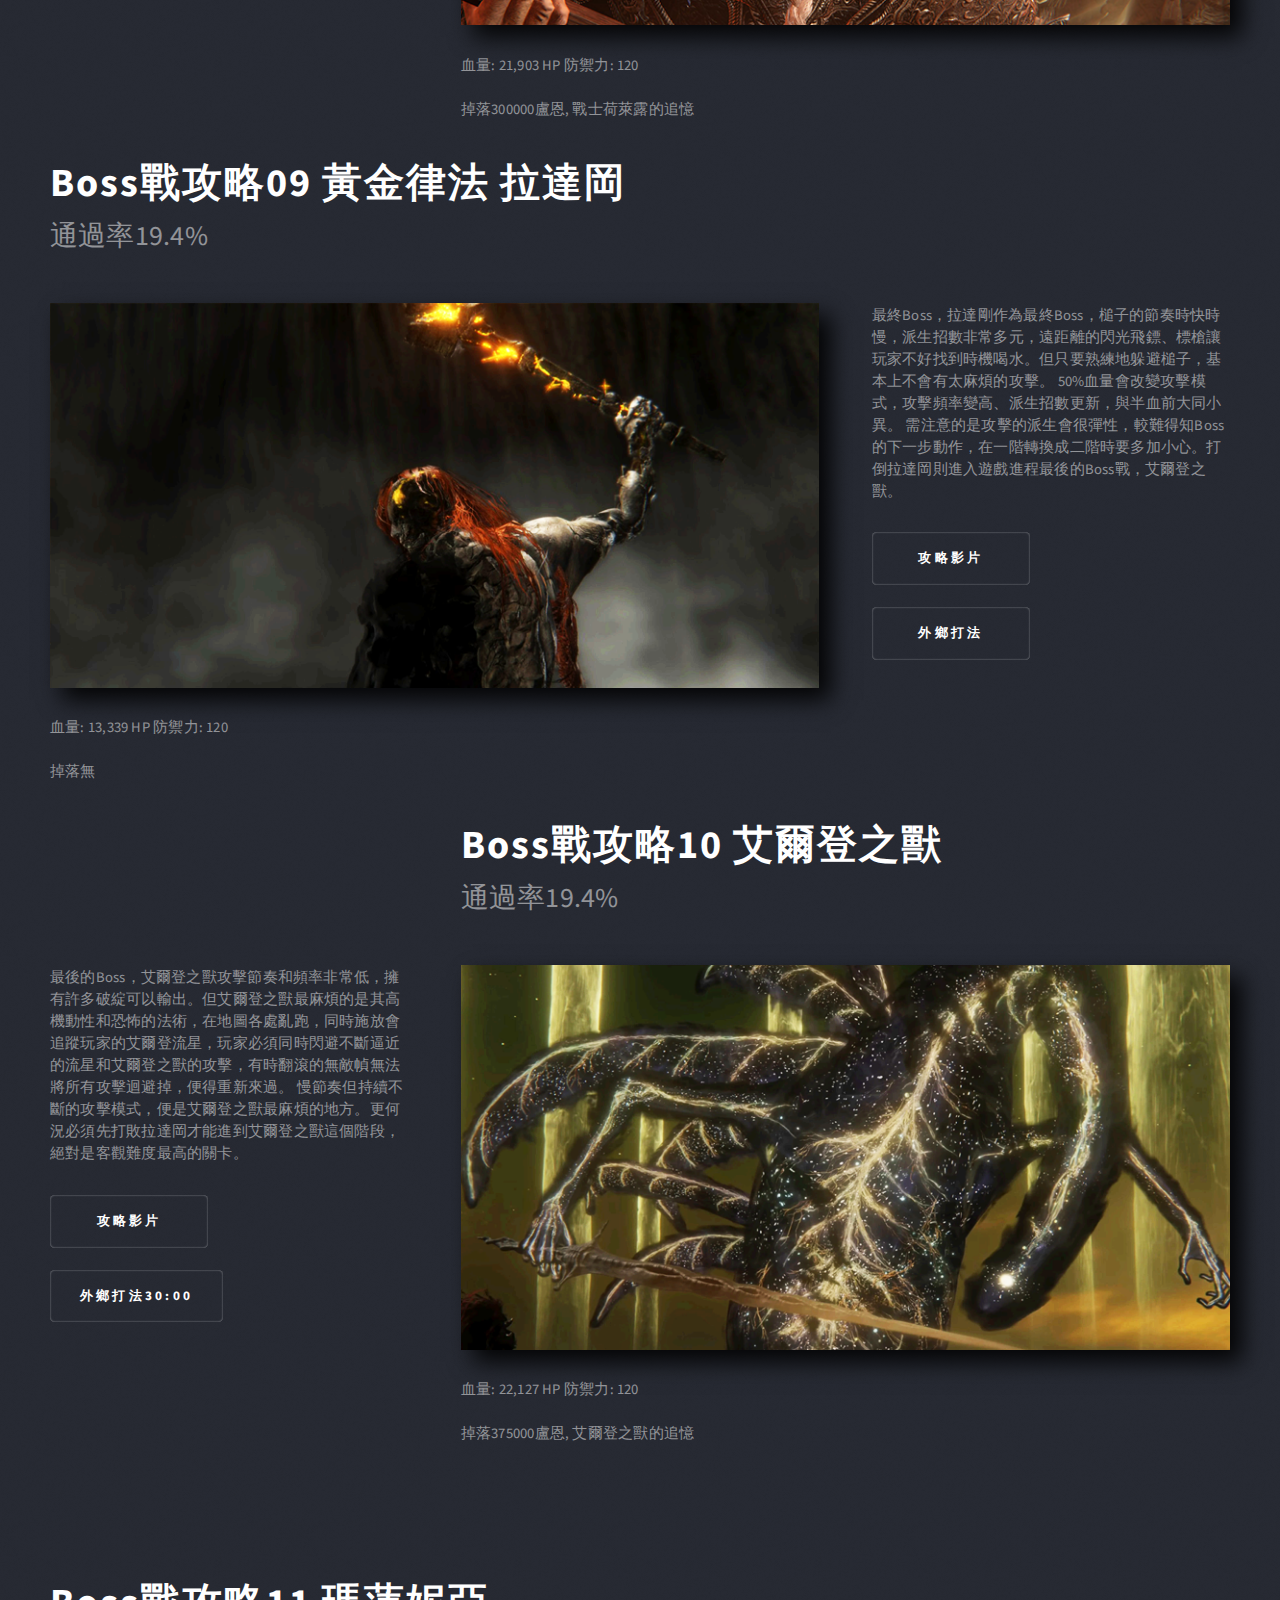
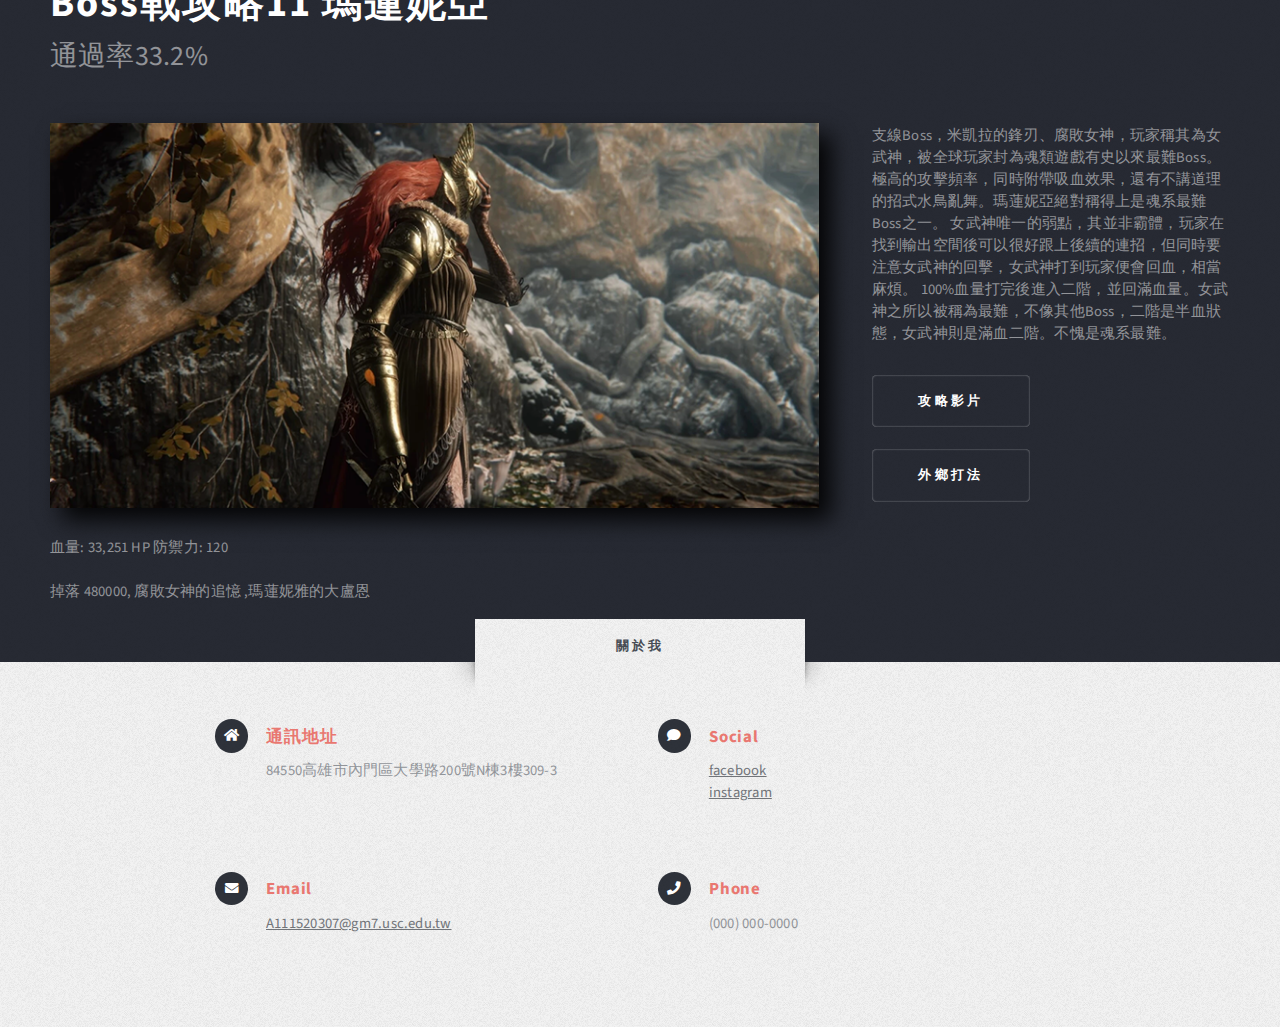
<file: gamemission.html>
<!DOCTYPE HTML>
<!--
	Escape Velocity by HTML5 UP
	html5up.net | @ajlkn
	Free for personal and commercial use under the CCA 3.0 license (html5up.net/license)
-->
<html>
	<head>
		<title>任務</title>
		<meta charset="utf-8" />
		<meta name="viewport" content="width=device-width, initial-scale=1, user-scalable=no" />
		<link rel="stylesheet" href="assets/css/main.css" />
	</head>
	<body class="no-sidebar is-preload">
		<div id="page-wrapper">

			<!-- Header -->
				<section id="header" class="wrapper">

					<!-- Logo -->
						<div id="logo">
							<br>
							<br>
							<br>
							<br>
							<br>
							<h1><a href="index.html">任務攻略</a></h1>
							<p>主線流程/腳色/副本</p>
						</div>

					<!-- Nav -->
						<nav id="nav">
							<ul>
								<li class="current"><a href="index.html">遊戲簡介</a></li>
								<li><a href="#">遊戲玩法</a><ul>
													<li><a href="#">遊戲機制</a>
														<ul>
															<li><a href="gamerule01basic.html">基本</a></li>
															<li><a href="gamerule02ability.html">能力值</a></li>
															<li><a href="gamerule02ability.html">戰鬥</a></li>
														</ul>
													</li>
													<li><a href="#">初學者</a>
															<ul>
															<li><a href="gamebegin01career.html">職業選擇</a></li>
															<li><a href="gamebegin02raiders.html">初期攻略</a></li>
															<li><a href="gamebegin02raiders.html#getrune">刷盧恩教學</a></li>
														</ul>
													</li>
													<li><a href="gamebegin02raiders.html#setting">按鍵配置</a>
													</li>
											</ul>
										</li>
								<li><a href="#">遊戲情節</a>
									<ul>
												<li><a href="gamestory.html">世界觀</a></li>
												<li><a href="gamestory.html#recession">主線結局</a></li>
												<li><a href="gamestory.html#law">支線結局</a></li>
												<li><a href="gamestory.html#law">支線腳色</a></li>
											</ul>
								</li>
								<li><a href="#">任務攻略</a>
									<ul>
												<li><a href="gamemission.html">主線流程</a></li>
												<li><a href="gamemission.html">支線腳色</a></li>
												<li><a href="gamemission.html">全副本</a></li>
												<li><a href="gamemission.html">地圖碎片</a></li>
												<li><a href="gamemission.html">成就</a></li>
										
											</ul>
								</li>
								<li><a href="#">物品</a>
											<ul>
												<li><a href="gameitems.html#nn">一般</a></li>
												<li><a href="gameitems.html#w">武器</a></li>
												<li><a href="gameitems.html#g">防具</a></li>
												<li><a href="gameitems.html#h">護符</a></li>
												<li><a href="gameitems.html#ash">骨灰</a></li>
										
											</ul>
								</li>
									
								<li><a href="#">趣聞</a>
									<ul>
										<li><a href="gamenews.html">最新消息</a></li>
										<li><a href="gamenews.html#w">世界紀錄</a></li>
										<li><a href="gamenews.html#v">版本更新</a></li>
									</ul>
								</li>
							</ul>
						</nav>
				</section>

			<!-- Main -->
				<div id="footer" class="wrapper style2">
					<div class="title">任務攻略</div>
					<div class="container">
						<div class="row gtr-150">
							<div class="col-12 col-12-medium">

								<!-- Content -->
									<div id="content">
										<article class="box post">
												<h2 align="center"  style="font-size: 40px;">主線流程</h2>
												<p align="center">為每隻Boss提供建議打法、攻略影片、外鄉打法，為新手、老手或各個未能過關的玩家提供幫助。<br><br>
												一般劇情線Boss戰：<br><br>
												惡兆 > 接肢 > 滿月女王 > 龍裝大樹守衛 > 惡兆王 > 火焰巨人 > 黑劍 > 
												葛孚雷 > 拉達岡 > 艾爾登之獸
												</p>
											
											<a href="#" class="image featured">
												<img  class="eldentrigger eldenshadow" src="images/eldenboss.png" alt="" />
											</a>
											
										</article>
										
									</div>

							</div>
							<div class="col-8 col-12-medium">

								<!-- Content -->
									<div id="content">
										<article class="box post">
												<h2 id="margit"  style="font-size: 40px;">Boss戰攻略01 惡兆 馬爾基特</h2>
												<p style="font-size: 28px">通過率73.9%
											</p>
											
											<a href="#" class="image featured">
												<img  class="eldentrigger eldenshadow" src="images/eldenmarget.png" alt="" />
											</a>
											<p>血量: 4,174 HP
											防禦力: 103
											<br><br>掉落12000盧恩, 護符皮帶</p>
											
										</article>
										
									</div>

							</div>
							<div class="col-4 col-12-medium">

								<!-- Sidebar -->
									<div id="sidebar">
										<section class="box">
											<br><br><br><br><br><br>
											<p>作為玩家主線上第一隻boss戰，惡兆妖鬼的難度不下於後期的任何一隻Boss。也因此讓許多玩家在開啟遊戲並遊玩至此便放下了搖桿。惡兆部分攻擊並不難迴避，但最麻煩的是惡兆的快慢刀節奏。許多招式前搖非常的長，玩家在惡兆舉起武器便迴避，往往因為過早的使用翻滾而被惡兆慢半拍的攻擊打到。
											大概在55%血量進入二階，二階後左手會開啟武器庫，槌、劍、小刀，在配合右手的木棒，惡兆的攻擊動作將變得非常繁複且複雜，大部分攻擊是不建議用翻滾閃避，直接拉開距離才是上策。
											</p>
											
											<a  target="_blank" href="https://www.youtube.com/watch?v=e-1OjdK-T-I&list=PLYG_tj6IMLBSRJc6tvszOOPjjd7AHjSLI&index=7&ab_channel=GGBOYChannel
											" class="button style2">攻略影片</a><br><br>
											<a  target="_blank" href="https://www.youtube.com/watch?v=8ngmFTW_yCg&ab_channel=SolloCat%E9%81%8A%E6%88%B2%E9%A0%BB%E9%81%93" class="button style2">外鄉打法</a>
											
										</section>
										
										
									</div>

							</div>
							<div class="col-4 col-12-medium">

								<!-- Sidebar -->
									<div id="sidebar">
										<section class="box">
											<br><br><br><br><br><br>
											<p>玩家主線上第二隻boss戰，接肢相比於前面的惡兆親民許多，使用斧頭的攻擊節奏緩慢，後搖長，有許多破綻可以給玩家做輸出。只要注意近距離時視角的把控，基本上一階並不困難。
在55%血量時進入二階，二階的接枝自斷左手接起龍頭，使用龍頭不斷向玩家吐出火焰，也讓攻擊附帶燃燒效果。二階的模樣和氣勢雖然駭人，但難度卻比一階低上不少。玩家只要不離Boss太遠，在接肢使用龍頭攻擊玩家，迅速貼近，接肢腹部會有黃金三角區，只要進入該區域，玩家便可放心輸出直到接直將火焰停止。

											</p>
											
											<a  target="_blank" href="https://www.youtube.com/watch?v=rDrY2XyYdlI&list=PLYG_tj6IMLBRjNVKWzyDhn_RJKUhYzlsZ&index=22&ab_channel=GGBOYChannel

											" class="button style2">攻略影片</a><br><br>
											<a  target="_blank" href="https://www.youtube.com/watch?v=YySUaxLyleY&ab_channel=SolloCat%E9%81%8A%E6%88%B2%E9%A0%BB%E9%81%93
" class="button style2">外鄉打法</a>
											
										</section>
										
										
									</div>

							</div>
							<div class="col-8 col-12-medium">

								<!-- Content -->
									<div id="content">
										<article class="box post">
												<h2  style="font-size: 40px;">Boss戰攻略02 接肢 葛瑞克</h2>
												<p style="font-size: 28px">通過率67.1%

											</p>
											
											<a href="#" class="image featured">
												<img  class="eldentrigger eldenshadow" src="images/eldenjjj.png" alt="" />
											</a>
											<p>血量: 6080 HP
											防禦力: 105
											<br><br>掉落20000盧恩, 接肢葛瑞克的追憶</p>
											
										</article>
										
									</div>

							</div>
							
							<div class="col-8 col-12-medium" id="getrune">

								<!-- Content -->
									<div id="content">
										<article class="box post">
												<h2 id="moon"  style="font-size: 40px;">Boss戰攻略03 滿月女王 蕾娜拉</h2>
												<p style="font-size: 28px">通過率58.8%

											</p>
											
											<a href="#" class="image featured">
												<img  class="eldentrigger eldenshadow" src="images/eldenfullmoon.png" alt="" />
											</a>
											<p>血量: 3,493 HP
											防禦力: 109
											<br><br>掉落40000盧恩, 滿月女王的追憶, 無緣誕生者的大盧恩</p>
											
										</article>
										
									</div>

							</div>
							<div class="col-4 col-12-medium">

								<!-- Sidebar -->
									<div id="sidebar">
										<section class="box">
											<br><br><br><br><br><br>
											<p>中期的Boss，滿月的一階非常簡單，只需找出三隻發亮並會朝玩家丟書本的孩子，滿月便會從天空墜落讓玩家輸出，要注意的是如果未能在第一次便擊殺滿月，便得在執行一次，直到滿月死亡。
二階滿月開始使用魔法，玩家只能靠感覺抓魔法的速度、距離去閃躲，要注意的是滿月二階在50%血量過後，會開始召喚骨灰幫忙她戰鬥，骨灰只會持續幾秒鐘，玩家在有骨灰期間拉開距離即可。滿月會不斷召喚新的骨灰，其中龍骨灰比較麻煩，玩家可以先學習龍的攻擊動作再來挑戰該階段會比較合適。

											</p>
											
											<a  target="_blank" href="https://www.youtube.com/watch?v=5_BOZLHhQ4o&list=PLYG_tj6IMLBRjNVKWzyDhn_RJKUhYzlsZ&index=17&ab_channel=GGBOYChannel

											" class="button style2">攻略影片</a><br><br>
											<a  target="_blank" href="https://www.youtube.com/watch?v=DYsw5GsDQwY&ab_channel=YUCHENING
" class="button style2">外鄉打法</a>
											
										</section>
										
										
									</div>

							</div>
							<div class="col-4 col-12-medium">

								<!-- Sidebar -->
									<div id="sidebar">
										<section class="box">
											<br><br><br><br><br><br>
											<p>中期的Boss，大樹守衛升級版，龍裝右手持槌左手持盾，玩家須將位置盡量保持在Boss的左手邊，龍裝會使用攻擊動作較簡單的盾牌來攻擊玩家，盾牌攻擊後的後搖可以讓玩家做輸出。
二階龍裝為武器纏繞雷電，攻擊變得更痛的同時，多了許多打雷的攻擊，玩家要不斷熟悉打雷的頻率和注意龍裝的動作，打雷與槌子的時間差攻擊是令人頭痛的，玩家一樣保持在左手盾牌邊，讓槌子的攻擊不要頻繁的觸發。

											</p>
											
											<a  target="_blank" href="https://www.youtube.com/watch?v=aUaWlZGFTlg&list=PLYG_tj6IMLBSRJc6tvszOOPjjd7AHjSLI&index=4&ab_channel=GGBOYChannel
											" class="button style2">攻略影片</a><br><br>
											<a  target="_blank" href="https://www.youtube.com/watch?v=XJeMva9ZCVQ&ab_channel=Xiao%E9%87%89
" class="button style2">外鄉打法</a>
											
										</section>
										
										
									</div>

							</div>
							<div class="col-8 col-12-medium">

								<!-- Content -->
									<div id="content">
										<article class="box post">
												<h2 id="dragontree" style="font-size: 40px;">Boss戰攻略04 龍裝大樹守衛</h2>
												<p style="font-size: 28px">通過率??%

											</p>
											
											<a href="#" class="image featured">
												<img  class="eldentrigger eldenshadow" src="images/eldentree.png" alt="" />
											</a>
											<p>血量: 13,362 HP
											防禦力: 118
											<br><br>掉落28080盧恩, 大龍爪</p>
											
										</article>
										
									</div>

							</div>
							<div class="col-8 col-12-medium">

								<!-- Content -->
									<div id="content">
										<article class="box post">
												<h2 id="mor"  style="font-size: 40px;">Boss戰攻略05 惡兆王 蒙葛特</h2>
												<p style="font-size: 28px">通過率49.4%

											</p>
											
											<a href="#" class="image featured">
												<img  class="eldentrigger eldenshadow" src="images/eldenmor.png" alt="" />
											</a>
											<p>血量: 10,399 HP
											防禦力: 114
											<br><br>掉落120000盧恩, 惡兆王蒙葛特的追憶, 蒙葛特的大盧恩</p>
											
										</article>
										
									</div>

							</div>
							<div class="col-4 col-12-medium">

								<!-- Sidebar -->
									<div id="sidebar">
										<section class="box">
											<br><br><br><br><br><br>
											<p>中後期的Boss，惡兆的本體，將棒子震裂成刀，一階即左手的武器庫，長槍、小刀、劍、大槌，配合右手的刀具，高頻率、雙手繁複交錯的攻擊模式，簡直是無雙遊戲。玩家只能等部分後搖長的攻擊，把握時機做輸出。
50%血量進入二階，二階惡兆王攻擊頻率更高，同時右手佩刀多了出血效果，新增一套逼近玩家的斬擊，整體和一階並無二致。但攻擊的前後搖縮短，玩家能掌控的輸出時機將變得更刁鑽。

											</p>
											
											<a  target="_blank" href="https://www.youtube.com/watch?v=iKFeFpw7v7k&list=PLYG_tj6IMLBSRJc6tvszOOPjjd7AHjSLI&index=9&ab_channel=GGBOYChannel

											" class="button style2">攻略影片</a><br><br>
											<a  target="_blank" href="https://www.youtube.com/watch?v=g-wXlnq8zDM&ab_channel=KumaZenfire
" class="button style2">外鄉打法</a>
											
										</section>
										
										
									</div>

							</div>
							<div class="col-4 col-12-medium">

								<!-- Sidebar -->
									<div id="sidebar">
										<section class="box">
											<br><br><br><br><br><br>
											<p>後期的Boss，火焰巨人體積非常龐大，玩家最好的輸出點位在於雙腳，但因為低視角無法全面看到巨人的攻擊，在攻擊時要時刻注意巨人在上方的動作。建議使用出血效果的武器。高生命的巨人在打%傷的攻擊受段也無法支撐太久。
50%血量進入二階，二階自斷左腳，跪坐在地上並使用火焰進行攻擊，巨人在這個階段攻擊範圍非常廣，玩家要判斷迴避時機不能通過解讀王的動作，而是要時刻注意腳邊的火柱，找到安全的點位再對巨人輸出。


											</p>
											
											<a  target="_blank" href="https://www.youtube.com/watch?v=21iyCQ_nP8Q&ab_channel=KenvisYue

											" class="button style2">攻略影片</a><br><br>
											<a  target="_blank" href="https://www.youtube.com/watch?v=-S9S_tuRuR8&ab_channel=Huei

" class="button style2">外鄉打法</a>
											
										</section>
										
										
									</div>

							</div>
							<div class="col-8 col-12-medium">

								<!-- Content -->
									<div id="content">
										<article class="box post">
												<h2 id="giant"  style="font-size: 40px;">Boss戰攻略06 火焰巨人</h2>
												<p style="font-size: 28px">通過率43.1%


											</p>
											
											<a href="#" class="image featured">
												<img  class="eldentrigger eldenshadow" src="images/eldengiant.png" alt="" />
											</a>
											<p>血量: 42,363 HP
											防禦力: 120
											<br><br>掉落180000盧恩, 火焰巨人的追憶</p>
											
										</article>
										
									</div>

							</div>
							<div class="col-8 col-12-medium">

								<!-- Content -->
									<div id="content">
										<article class="box post">
												<h2 id="black"  style="font-size: 40px;">Boss戰攻略07 黑劍 瑪利喀斯 </h2>
												<p style="font-size: 28px">通過率38.6%


											</p>
											
											<a href="#" class="image featured">
												<img  class="eldentrigger eldenshadow" src="images/eldenblack.png" alt="" />
											</a>
											<p>血量: 10,620 HP
											防禦力: 120
											<br><br>掉落220000盧恩, 黑劍瑪利喀斯的追憶</p>
											
										</article>
										
									</div>

							</div>
							
							<div class="col-4 col-12-medium">

								<!-- Sidebar -->
									<div id="sidebar">
										<section class="box">
											<br><br><br><br><br><br>
											<p>大後期的Boss，難度相當高，一階的野獸祭司狀態攻擊非常快，拉開距離也會用石頭攻擊玩家，能輸出的時機非常短，要熟悉動作後再擰定攻擊的時機。野獸祭司也不抗出血，建議使用出血武器。盡快打到二階。
50%血量進入二階，釋放封印的死亡盧恩，變回黑劍瑪利喀斯。黑劍攻擊多樣，滯空的斬擊、地面的揮砍、高速下落的俯衝、還有最難處理的十道斬擊波。要完全熟悉需要花不少時間。同時被攻擊打到的玩家會陷入異常狀態，最大生命的下降，和不斷燃燒生命直的黑色火焰，一不小心便得重新來過。


											</p>
											
											<a  target="_blank" href="https://www.youtube.com/watch?v=FnMWsszwxkw&list=PLYG_tj6IMLBRjNVKWzyDhn_RJKUhYzlsZ&index=12&ab_channel=GGBOYChannel

											" class="button style2">攻略影片</a><br><br>
											<a  target="_blank" href="https://www.youtube.com/watch?v=XtonHTc4yVc&ab_channel=%E7%99%BD%E6%81%A9

" class="button style2">外鄉打法</a>
											
										</section>
										
										
									</div>

							</div>
							<div class="col-4 col-12-medium">

								<!-- Sidebar -->
									<div id="sidebar">
										<section class="box">
											<br><br><br><br><br><br>
											<p>倒數第二隻Boss，難度偏高，一階葛孚雷使用斧頭、震地進行攻擊，斧頭攻擊頻率固定，迴避時機好抓，並不難。踏地時會有無數尖刺朝玩家接近，尖刺傷害會有些許延遲，翻滾時機需要抓準。在75%血量時，所有踏地攻擊的尖刺將會變成全場AOE的震波，要特別注意。
50%血量進入二階，撕裂宰相野獸，戰士荷萊露重拾自己的舊名。二階的荷萊露使用拳頭攻擊，拳頭的節奏延遲嚴重，翻滾時機不好抓，尤其是空拋前的衝刺。需要多加練習才能抓準翻滾時機。


											</p>
											
											<a  target="_blank" href="https://www.youtube.com/watch?v=P2V_LMzWGf8&list=PLYG_tj6IMLBRjNVKWzyDhn_RJKUhYzlsZ&index=5&ab_channel=GGBOYChannel

											" class="button style2">攻略影片</a><br><br>
											<a  target="_blank" href="https://www.youtube.com/watch?v=BhyYjO99oRw&ab_channel=%E5%A5%BD%E5%86%B7%E9%9B%B2%E9%81%8Acoolgame

" class="button style2">外鄉打法</a>
											
										</section>
										
										
									</div>

							</div>
							<div class="col-8 col-12-medium">

								<!-- Content -->
									<div id="content">
										<article class="box post">
												<h2  style="font-size: 40px;">Boss戰攻略08 葛孚雷/荷萊 露</h2>
												<p style="font-size: 28px">通過率37.3%


											</p>
											
											<a href="#" class="image featured">
												<img  class="eldentrigger eldenshadow" src="images/eldenlu.png" alt="" />
											</a>
											<p>血量: 21,903 HP
											防禦力: 120
											<br><br>掉落300000盧恩, 戰士荷萊露的追憶</p>
											
										</article>
										
									</div>

							</div>
							<div class="col-8 col-12-medium">

								<!-- Content -->
									<div id="content">
										<article class="box post">
												<h2 id="gon"  style="font-size: 40px;">Boss戰攻略09 黃金律法 拉達岡</h2>
												<p style="font-size: 28px">通過率19.4%


											</p>
											
											<a href="#" class="image featured">
												<img  class="eldentrigger eldenshadow" src="images/eldenradgon.png" alt="" />
											</a>
											<p>血量: 13,339 HP
											防禦力: 120
											<br><br>掉落無</p>
											
										</article>
										
									</div>

							</div>
							
							<div class="col-4 col-12-medium">

								<!-- Sidebar -->
									<div id="sidebar">
										<section class="box">
											<br><br><br><br><br><br>
											<p>最終Boss，拉達剛作為最終Boss，槌子的節奏時快時慢，派生招數非常多元，遠距離的閃光飛鏢、標槍讓玩家不好找到時機喝水。但只要熟練地躲避槌子，基本上不會有太麻煩的攻擊。
50%血量會改變攻擊模式，攻擊頻率變高、派生招數更新，與半血前大同小異。
需注意的是攻擊的派生會很彈性，較難得知Boss的下一步動作，在一階轉換成二階時要多加小心。打倒拉達岡則進入遊戲進程最後的Boss戰，艾爾登之獸。


											</p>
											
											<a  target="_blank" href="https://www.youtube.com/watch?v=s2aUz-epmbA&list=PLYG_tj6IMLBRjNVKWzyDhn_RJKUhYzlsZ&index=3&ab_channel=GGBOYChannel

											" class="button style2">攻略影片</a><br><br>
											<a  target="_blank" href="https://www.youtube.com/watch?v=BEYeeSfTXmw&ab_channel=%E5%B0%8F%E6%9C%B5%E9%B1%BC%E9%B1%BC

" class="button style2">外鄉打法</a>
											
										</section>
										
										
									</div>

							</div>
							<div class="col-4 col-12-medium">

								<!-- Sidebar -->
									<div id="sidebar">
										<section class="box">
											<br><br><br><br><br><br>
											<p>最後的Boss，艾爾登之獸攻擊節奏和頻率非常低，擁有許多破綻可以輸出。但艾爾登之獸最麻煩的是其高機動性和恐怖的法術，在地圖各處亂跑，同時施放會追蹤玩家的艾爾登流星，玩家必須同時閃避不斷逼近的流星和艾爾登之獸的攻擊，有時翻滾的無敵幀無法將所有攻擊迴避掉，便得重新來過。
慢節奏但持續不斷的攻擊模式，便是艾爾登之獸最麻煩的地方。更何況必須先打敗拉達岡才能進到艾爾登之獸這個階段，絕對是客觀難度最高的關卡。



											</p>
											
											<a  target="_blank" href="https://www.youtube.com/watch?v=kYQmRMh2Urg&list=PLYG_tj6IMLBRjNVKWzyDhn_RJKUhYzlsZ&ab_channel=GGBOYChannel


											" class="button style2">攻略影片</a><br><br>
											<a  target="_blank" href="https://www.youtube.com/watch?v=qLtS0UPiyzM&ab_channel=Distortion2


" class="button style2">外鄉打法30:00</a>
											
										</section>
										
										
									</div>

							</div>
							<div class="col-8 col-12-medium">

								<!-- Content -->
									<div id="content">
										<article class="box post">
												<h2  style="font-size: 40px;">Boss戰攻略10 艾爾登之獸</h2>
												<p style="font-size: 28px">通過率19.4%



											</p>
											
											<a href="#" class="image featured">
												<img  class="eldentrigger eldenshadow" src="images/eldenbeast.png" alt="" />
											</a>
											<p>血量: 22,127 HP
											防禦力: 120
											<br><br>掉落375000盧恩, 艾爾登之獸的追憶</p>
											<br><br><br>
											
										</article>
										
										
									</div>

							</div>
							<div class="col-8 col-12-medium">

								<!-- Content -->
									<div id="content">
										<article class="box post">
												<h2 id="gon"  style="font-size: 40px;">Boss戰攻略11 瑪蓮妮亞</h2>
												<p style="font-size: 28px">通過率33.2%



											</p>
											
											<a href="#" class="image featured">
												<img  class="eldentrigger eldenshadow" src="images/eldenrot.png" alt="" />
											</a>
											<p>血量: 33,251 HP
											防禦力: 120
											<br><br>掉落 480000, 腐敗女神的追憶 ,瑪蓮妮雅的大盧恩</p>
											
										</article>
										
									</div>

							</div>
							
							<div class="col-4 col-12-medium">

								<!-- Sidebar -->
									<div id="sidebar">
										<section class="box">
											<br><br><br><br><br><br>
											<p>支線Boss，米凱拉的鋒刃、腐敗女神，玩家稱其為女武神，被全球玩家封為魂類遊戲有史以來最難Boss。極高的攻擊頻率，同時附帶吸血效果，還有不講道理的招式水鳥亂舞。瑪蓮妮亞絕對稱得上是魂系最難Boss之一。
女武神唯一的弱點，其並非霸體，玩家在找到輸出空間後可以很好跟上後續的連招，但同時要注意女武神的回擊，女武神打到玩家便會回血，相當麻煩。
100%血量打完後進入二階，並回滿血量。女武神之所以被稱為最難，不像其他Boss，二階是半血狀態，女武神則是滿血二階。不愧是魂系最難。



											</p>
											
											<a  target="_blank" href="https://www.youtube.com/watch?v=M82cLoI9pyU&list=PLYG_tj6IMLBRjNVKWzyDhn_RJKUhYzlsZ&index=11&ab_channel=GGBOYChannel


											" class="button style2">攻略影片</a><br><br>
											<a  target="_blank" href="https://www.youtube.com/watch?v=wDBBs8Uxh-A&ab_channel=SolloCat%E9%81%8A%E6%88%B2%E9%A0%BB%E9%81%93


" class="button style2">外鄉打法</a>
											
										</section>
										
										
									</div>

							</div>
							
							
						</div>
					</div>
					
				</div>
			

			<!-- Highlights -->
				<section id="highlights" class="wrapper style3">
					<div class="title">關於我</div>
					<section class="feature-list small">
										<div class="row">
											<div class="col-6 col-12-small">
												<section>
													<h3 class="icon solid fa-home">通訊地址</h3>
													<p>
														84550高雄市內門區大學路200號N棟3樓309-3
													</p>
												</section>
											</div>
											<div class="col-6 col-12-small">
												<section>
													<h3 class="icon solid fa-comment">Social</h3>
													<p>
														<a target="_blank"href="https://www.facebook.com/profile.php?id=100006305882632">facebook</a>
														<br>
														<a target="_blank"href="https://www.instagram.com/yuzhongpan/">instagram</a>
													</p>
												</section>
											</div>
											<div class="col-6 col-12-small">
												<section>
													<h3 class="icon solid fa-envelope">Email</h3>
													<p>
														<a>A111520307@gm7.usc.edu.tw</a>
													</p>
												</section>
											</div>
											<div class="col-6 col-12-small">
												<section>
													<h3 class="icon solid fa-phone">Phone</h3>
													<p>
														(000) 000-0000
													</p>
												</section>
											</div>
										</div>
									</section>
				</section>


		<!-- Scripts -->
			<script src="assets/js/jquery.min.js"></script>
			<script src="assets/js/jquery.dropotron.min.js"></script>
			<script src="assets/js/browser.min.js"></script>
			<script src="assets/js/breakpoints.min.js"></script>
			<script src="assets/js/util.js"></script>
			<script src="assets/js/main.js"></script>

	</body>
</html>
</file>
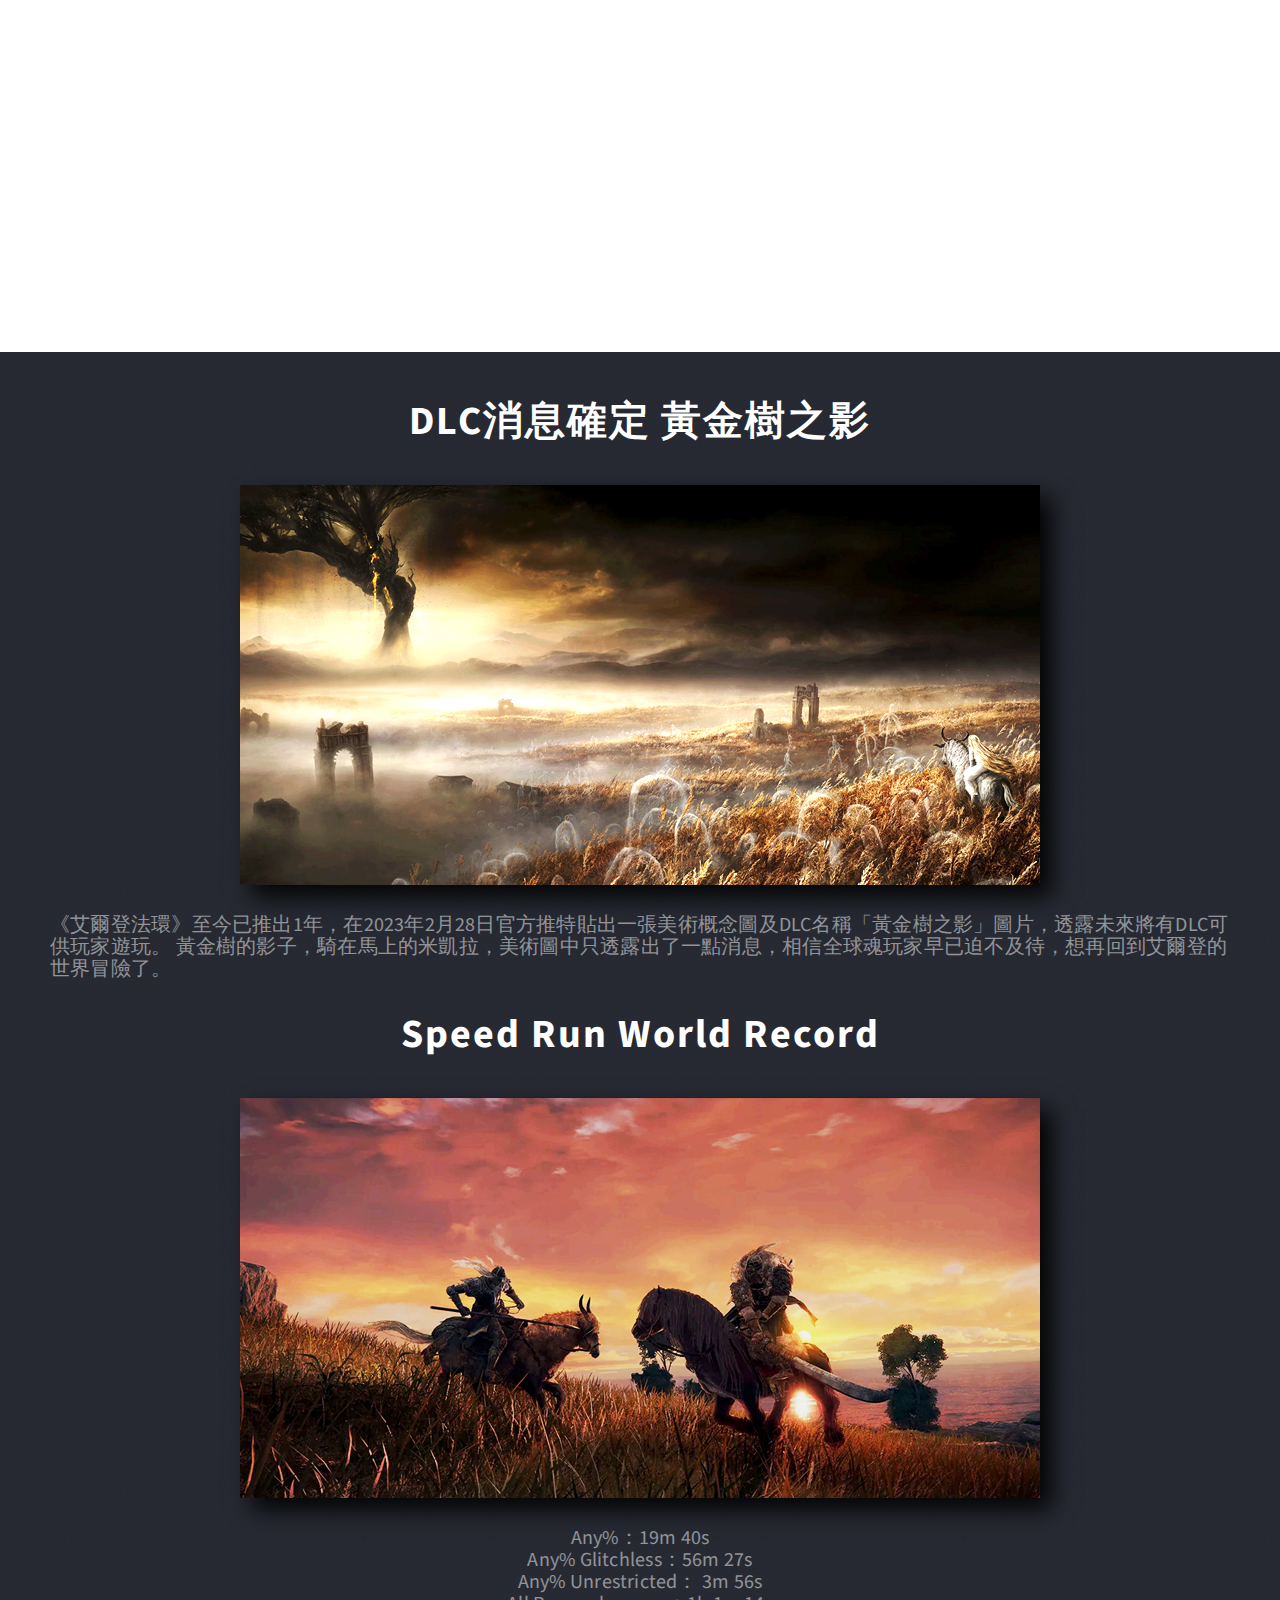
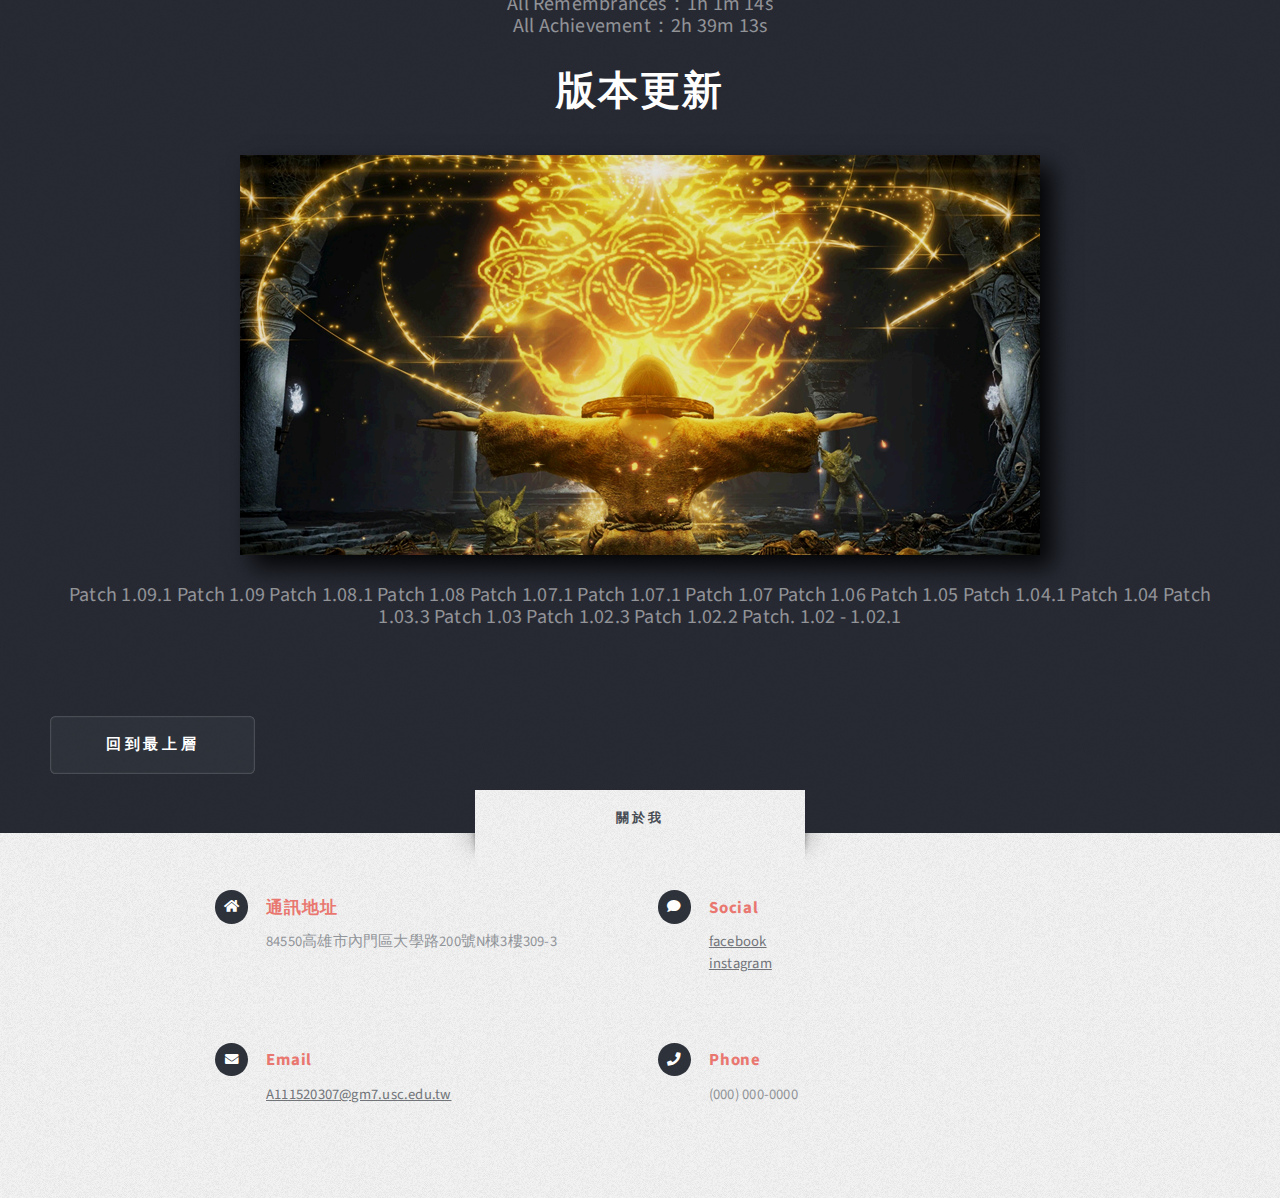
<file: gamenews.html>
<!DOCTYPE HTML>
<!--
	Escape Velocity by HTML5 UP
	html5up.net | @ajlkn
	Free for personal and commercial use under the CCA 3.0 license (html5up.net/license)
-->
<html>
	<head>
		<title>趣聞</title>
		<meta charset="utf-8" />
		<meta name="viewport" content="width=device-width, initial-scale=1, user-scalable=no" />
		<link rel="stylesheet" href="assets/css/main.css" />
	</head>
	<body class="no-sidebar is-preload">
		<div id="page-wrapper">

			<!-- Header -->
				<section id="header" class="wrapper">

					<!-- Logo -->
						<div id="logo">
							<br>
							<br>
							<br>
							<br>
							<br>
							<h1><a href="index.html">趣聞</a></h1>
							<p>新聞/版本更新/世界紀錄</p>
						</div>

					<!-- Nav -->
						<nav id="nav">
							<ul>
								<li class="current"><a href="index.html">遊戲簡介</a></li>
								<li><a href="#">遊戲玩法</a><ul>
													<li><a href="#">遊戲機制</a>
														<ul>
															<li><a href="gamerule01basic.html">基本</a></li>
															<li><a href="gamerule02ability.html">能力值</a></li>
															<li><a href="gamerule02ability.html">戰鬥</a></li>
														</ul>
													</li>
													<li><a href="#">初學者</a>
															<ul>
															<li><a href="gamebegin01career.html">職業選擇</a></li>
															<li><a href="gamebegin02raiders.html">初期攻略</a></li>
															<li><a href="gamebegin02raiders.html#getrune">刷盧恩教學</a></li>
														</ul>
													</li>
													<li><a href="gamebegin02raiders.html#setting">按鍵配置</a>
													</li>
											</ul>
										</li>
								<li><a href="#">遊戲情節</a>
									<ul>
												<li><a href="gamestory.html">世界觀</a></li>
												<li><a href="gamestory.html#recession">主線結局</a></li>
												<li><a href="gamestory.html#law">支線結局</a></li>
												<li><a href="gamestory.html#law">支線腳色</a></li>
											</ul>
								</li>
								<li><a href="#">任務攻略</a>
									<ul>
												<li><a href="gamemission.html">主線流程</a></li>
												<li><a href="gamemission.html">支線腳色</a></li>
												<li><a href="gamemission.html">全副本</a></li>
												<li><a href="gamemission.html">地圖碎片</a></li>
												<li><a href="gamemission.html">成就</a></li>
										
											</ul>
								</li>
								<li><a href="#">物品</a>
											<ul>
												<li><a href="gameitems.html#nn">一般</a></li>
												<li><a href="gameitems.html#w">武器</a></li>
												<li><a href="gameitems.html#g">防具</a></li>
												<li><a href="gameitems.html#h">護符</a></li>
												<li><a href="gameitems.html#ash">骨灰</a></li>
										
											</ul>
								</li>
									
								<li><a href="#">趣聞</a>
									<ul>
										<li><a href="gamenews.html">最新消息</a></li>
										<li><a href="gamenews.html#w">世界紀錄</a></li>
										<li><a href="gamenews.html#v">版本更新</a></li>
									</ul>
								</li>
							</ul>
						</nav>

				</section>

			<!-- Main -->
				<div id="footer" class="wrapper style2">
					
					<div class="container">

						<!-- Content -->
							<div id="content">
							  <article class="box post">
									
										<h2 align="center" style="font-size: 40px">DLC消息確定 黃金樹之影</h2>
								  <br>
										
									
									<div  align="center">
										
									<img class="eldentrigger eldenshadow" src="images/eldenDLC.png"/>
									</div>
									<br>
									
								  <p  style="font-size: 20px;">《艾爾登法環》至今已推出1年，在2023年2月28日官方推特貼出一張美術概念圖及DLC名稱「黃金樹之影」圖片，透露未來將有DLC可供玩家遊玩。
黃金樹的影子，騎在馬上的米凱拉，美術圖中只透露出了一點消息，相信全球魂玩家早已迫不及待，想再回到艾爾登的世界冒險了。
</p>
									
								</article>
						</div>
						
						<br><br>
						
						<div id="content">
							  <article class="box post">
									
										<h2 id="w" align="center" style="font-size: 40px">Speed Run World Record</h2>
								  <br>
										
									
									<div  align="center">
										
									<img class="eldentrigger eldenshadow" src="images/eldenspeed.png"/>
									</div>
									<br>
									
								  <p align="center"  style="font-size: 20px;">Any%：19m 40s <br>
Any% Glitchless：56m 27s <br>
Any% Unrestricted： 3m 56s <br>
All Remembrances：1h 1m 14s <br>
All Achievement：2h 39m 13s <br>

</p>
									
								</article>
						</div>
						<br><br>
						
						<div id="content">
							  <article class="box post">
									
										<h2 id="v" align="center" style="font-size: 40px">版本更新</h2>
								  <br>
										
									
									<div  align="center">
										
									<img class="eldentrigger eldenshadow" src="images/eldenversion.png"/>
									</div>
									<br>
									
								  <p align="center" style="font-size: 20px;">Patch 1.09.1 
Patch 1.09
Patch 1.08.1
Patch 1.08
Patch 1.07.1
									  Patch 1.07.1 Patch 1.07  Patch 1.06 Patch 1.05 Patch 1.04.1 Patch 1.04
									  Patch 1.03.3 Patch 1.03 Patch 1.02.3 Patch 1.02.2 Patch. 1.02 - 1.02.1


</p>
									
								</article>
						</div>
						<br><br>
						<ul class="actions">
							<li><a href="#" class="button style3 large" onclick="scrollToTop()">回到最上層</a></li>
						</ul>
						
						

					</div>
					
				</div>

			<!-- Highlights -->
				<section id="highlights" class="wrapper style3">
					<div class="title">關於我</div>
					<section class="feature-list small">
										<div class="row">
											<div class="col-6 col-12-small">
												<section>
													<h3 class="icon solid fa-home">通訊地址</h3>
													<p>
														84550高雄市內門區大學路200號N棟3樓309-3
													</p>
												</section>
											</div>
											<div class="col-6 col-12-small">
												<section>
													<h3 class="icon solid fa-comment">Social</h3>
													<p>
														<a target="_blank"href="https://www.facebook.com/profile.php?id=100006305882632">facebook</a>
														<br>
														<a target="_blank"href="https://www.instagram.com/yuzhongpan/">instagram</a>
													</p>
												</section>
											</div>
											<div class="col-6 col-12-small">
												<section>
													<h3 class="icon solid fa-envelope">Email</h3>
													<p>
														<a href="#">A111520307@gm7.usc.edu.tw</a>
													</p>
												</section>
											</div>
											<div class="col-6 col-12-small">
												<section>
													<h3 class="icon solid fa-phone">Phone</h3>
													<p>
														(000) 000-0000
													</p>
												</section>
											</div>
										</div>
									</section>
				</section>


		<!-- Scripts -->
			<script src="assets/js/jquery.min.js"></script>
			<script src="assets/js/jquery.dropotron.min.js"></script>
			<script src="assets/js/browser.min.js"></script>
			<script src="assets/js/breakpoints.min.js"></script>
			<script src="assets/js/util.js"></script>
			<script src="assets/js/main.js"></script>

	</body>
</html>
</file>
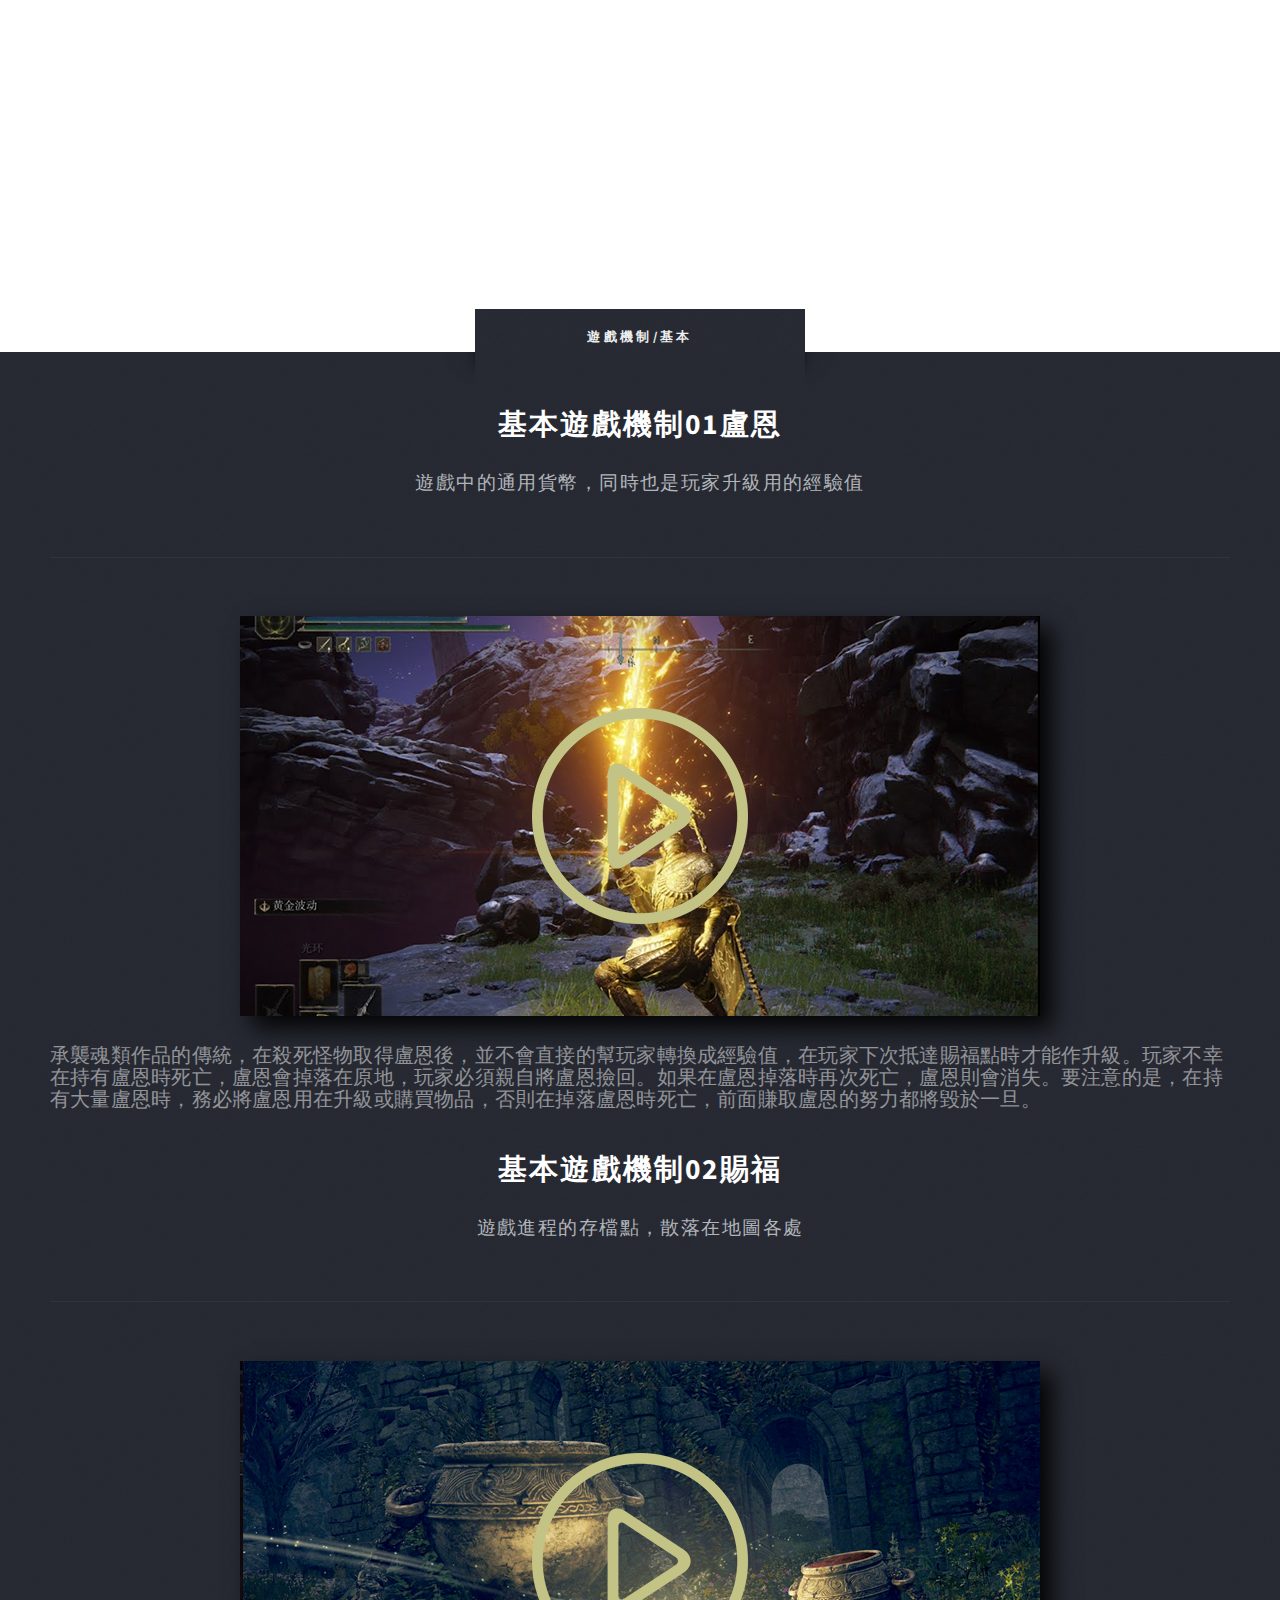
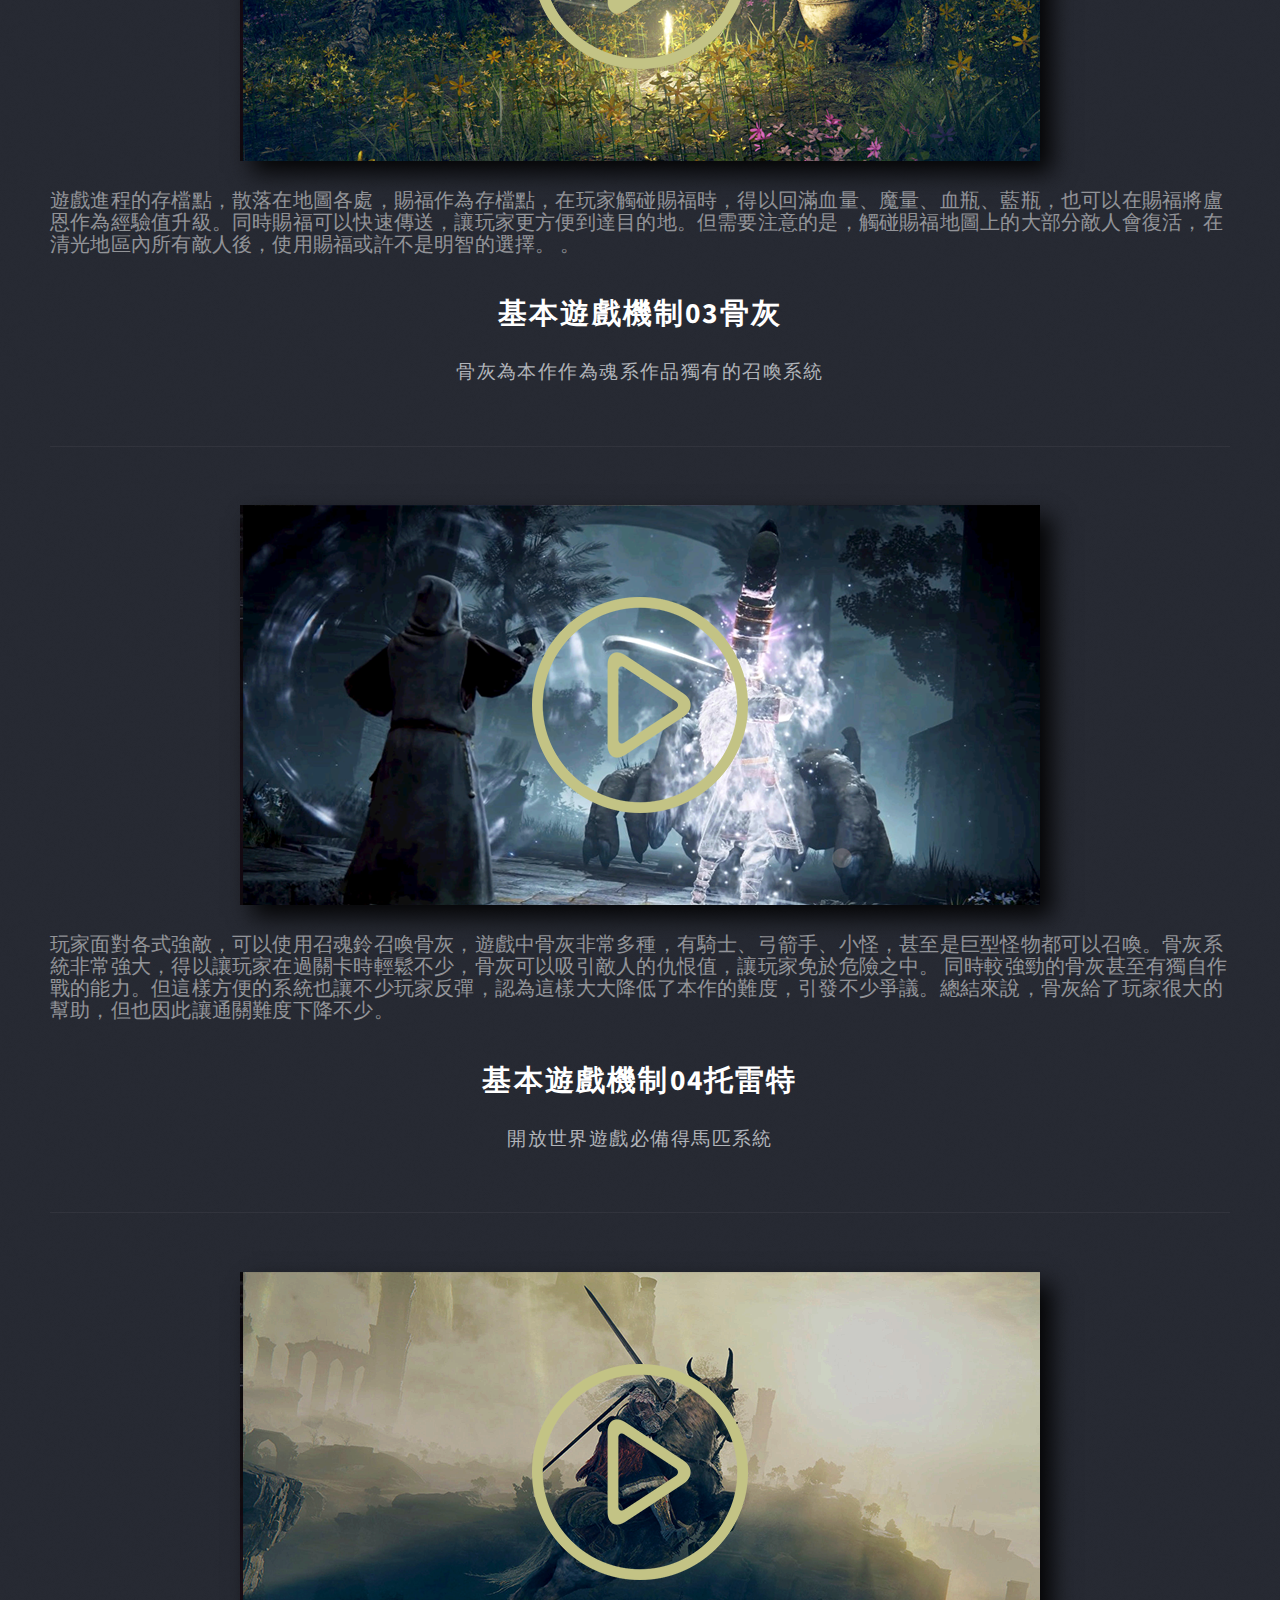
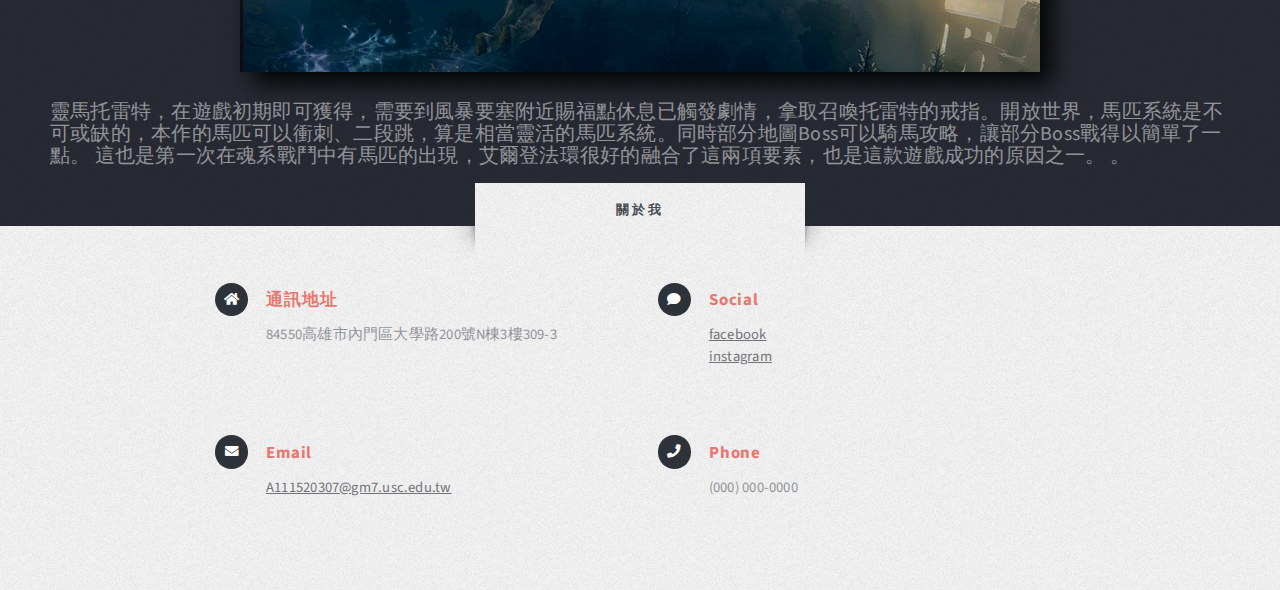
<file: gamerule01basic.html>
<!DOCTYPE HTML>
<!--
	Escape Velocity by HTML5 UP
	html5up.net | @ajlkn
	Free for personal and commercial use under the CCA 3.0 license (html5up.net/license)
-->
<html>
	<head>
		<title>基本</title>
		<meta charset="utf-8" />
		<meta name="viewport" content="width=device-width, initial-scale=1, user-scalable=no" />
		<link rel="stylesheet" href="assets/css/main.css" />
	</head>
	<body class="no-sidebar is-preload">
		<div id="page-wrapper">

			<!-- Header -->
				<section id="header" class="wrapper">

					<!-- Logo -->
						<div id="logo">
							<br>
							<br>
							<br>
							<br>
							<br>
							<h1><a href="index.html">遊戲玩法</a></h1>
							<p>遊戲機制/初學者/按鍵配置</p>
						</div>

					<!-- Nav -->
						<nav id="nav">
							<ul>
								<li class="current"><a href="index.html">遊戲簡介</a></li>
								<li><a href="#">遊戲玩法</a><ul>
													<li><a href="#">遊戲機制</a>
														<ul>
															<li><a href="gamerule01basic.html">基本</a></li>
															<li><a href="gamerule02ability.html">能力值</a></li>
															<li><a href="gamerule02ability.html">戰鬥</a></li>
														</ul>
													</li>
													<li><a href="#">初學者</a>
															<ul>
															<li><a href="gamebegin01career.html">職業選擇</a></li>
															<li><a href="gamebegin02raiders.html">初期攻略</a></li>
															<li><a href="gamebegin02raiders.html#getrune">刷盧恩教學</a></li>
														</ul>
													</li>
													<li><a href="gamebegin02raiders.html#setting">按鍵配置</a>
													</li>
											</ul>
										</li>
								<li><a href="#">遊戲情節</a>
									<ul>
												<li><a href="gamestory.html">世界觀</a></li>
												<li><a href="gamestory.html#recession">主線結局</a></li>
												<li><a href="gamestory.html#law">支線結局</a></li>
												<li><a href="gamestory.html#law">支線腳色</a></li>
											</ul>
								</li>
								<li><a href="#">任務攻略</a>
									<ul>
												<li><a href="gamemission.html">主線流程</a></li>
												<li><a href="gamemission.html">支線腳色</a></li>
												<li><a href="gamemission.html">全副本</a></li>
												<li><a href="gamemission.html">地圖碎片</a></li>
												<li><a href="gamemission.html">成就</a></li>
										
											</ul>
								</li>
								<li><a href="#">物品</a>
											<ul>
												<li><a href="gameitems.html#nn">一般</a></li>
												<li><a href="gameitems.html#w">武器</a></li>
												<li><a href="gameitems.html#g">防具</a></li>
												<li><a href="gameitems.html#h">護符</a></li>
												<li><a href="gameitems.html#ash">骨灰</a></li>
										
											</ul>
								</li>
									
								<li><a href="#">趣聞</a>
									<ul>
										<li><a href="gamenews.html">最新消息</a></li>
										<li><a href="gamenews.html#w">世界紀錄</a></li>
										<li><a href="gamenews.html#v">版本更新</a></li>
									</ul>
								</li>
							</ul>
						</nav>

				</section>

			<!-- Main -->
				<div id="footer" class="wrapper style2">
					<div class="title">遊戲機制/基本</div>
					<div class="container">

						<!-- Content -->
							<div id="content">
							  <article class="box post">
									<header class="style1">
										<h2>基本遊戲機制01盧恩</h2>
										<p>遊戲中的通用貨幣，同時也是玩家升級用的經驗值</p>
									</header>
									<div  align="center">
										<a href="https://www.youtube.com/watch?v=pT-JuKzPWIY&ab_channel=DannyPan"  target="_blank">
										<img class="eldentrigger eldenshadow" src="images/videoruneOff.png"onmouseover="this.src='images/videoruneOn.png'"
                        onmouseout="this.src='images/videoruneOff.png'"/>
									</a></div>
									<br>
									
								  <p  style="font-size: 20px;">承襲魂類作品的傳統，在殺死怪物取得盧恩後，並不會直接的幫玩家轉換成經驗值，在玩家下次抵達賜福點時才能作升級。玩家不幸在持有盧恩時死亡，盧恩會掉落在原地，玩家必須親自將盧恩撿回。如果在盧恩掉落時再次死亡，盧恩則會消失。要注意的是，在持有大量盧恩時，務必將盧恩用在升級或購買物品，否則在掉落盧恩時死亡，前面賺取盧恩的努力都將毀於一旦。</p>
									
								</article>
						</div>
						
						<br><br>
						
						<div id="content">
							  <article class="box post">
									<header class="style1">
										<h2>基本遊戲機制02賜福</h2>
										<p>遊戲進程的存檔點，散落在地圖各處</p>
									</header>
									<div  align="center">
										<a href="https://www.youtube.com/watch?v=xguI4qhDFwA&ab_channel=DannyPan"  target="_blank">
										<img class="eldentrigger eldenshadow" src="images/videograceOff.png"onmouseover="this.src='images/videograceOn.png'"
                        onmouseout="this.src='images/videograceOff.png'"/>
									</a></div>
									<br>
									
								  <p  style="font-size: 20px;">遊戲進程的存檔點，散落在地圖各處，賜福作為存檔點，在玩家觸碰賜福時，得以回滿血量、魔量、血瓶、藍瓶，也可以在賜福將盧恩作為經驗值升級。同時賜福可以快速傳送，讓玩家更方便到達目的地。但需要注意的是，觸碰賜福地圖上的大部分敵人會復活，在清光地區內所有敵人後，使用賜福或許不是明智的選擇。
。
									</p>
									
								</article>
							</div>
						<br><br>
						
						<div id="content">
							  <article class="box post">
									<header class="style1">
										<h2>基本遊戲機制03骨灰</h2>
										<p>骨灰為本作作為魂系作品獨有的召喚系統</p>
									</header>
									<div  align="center">
										<a href="https://www.youtube.com/watch?v=xguI4qhDFwA&ab_channel=DannyPan"  target="_blank">
										<img class="eldentrigger eldenshadow" src="images/videoashOff.png"onmouseover="this.src='images/videoashOn.png'"
                        onmouseout="this.src='images/videoashOff.png'"/>
									</a></div>
									<br>
									
								  <p  style="font-size: 20px;">玩家面對各式強敵，可以使用召魂鈴召喚骨灰，遊戲中骨灰非常多種，有騎士、弓箭手、小怪，甚至是巨型怪物都可以召喚。骨灰系統非常強大，得以讓玩家在過關卡時輕鬆不少，骨灰可以吸引敵人的仇恨值，讓玩家免於危險之中。
								同時較強勁的骨灰甚至有獨自作戰的能力。但這樣方便的系統也讓不少玩家反彈，認為這樣大大降低了本作的難度，引發不少爭議。總結來說，骨灰給了玩家很大的幫助，但也因此讓通關難度下降不少。
									</p>
									
								</article>
							</div>
						<br><br>
						
						<div id="content">
							  <article class="box post">
									<header class="style1">
										<h2>基本遊戲機制04托雷特</h2>
										<p>開放世界遊戲必備得馬匹系統</p>
									</header>
									<div  align="center">
										<a href="https://www.youtube.com/watch?v=xguI4qhDFwA&ab_channel=DannyPan"  target="_blank">
										<img class="eldentrigger eldenshadow" src="images/videotorettOff.png"onmouseover="this.src='images/videotorettOn.png'"
                        onmouseout="this.src='images/videotorettOff.png'"/>
									</a></div>
									<br>
									
								  <p  style="font-size: 20px;">靈馬托雷特，在遊戲初期即可獲得，需要到風暴要塞附近賜福點休息已觸發劇情，拿取召喚托雷特的戒指。開放世界，馬匹系統是不可或缺的，本作的馬匹可以衝刺、二段跳，算是相當靈活的馬匹系統。同時部分地圖Boss可以騎馬攻略，讓部分Boss戰得以簡單了一點。
									這也是第一次在魂系戰鬥中有馬匹的出現，艾爾登法環很好的融合了這兩項要素，也是這款遊戲成功的原因之一。

。
									</p>
									
								</article>
							</div>

					</div>
				</div>

			<!-- Highlights -->
				<section id="highlights" class="wrapper style3">
					<div class="title">關於我</div>
					<section class="feature-list small">
										<div class="row">
											<div class="col-6 col-12-small">
												<section>
													<h3 class="icon solid fa-home">通訊地址</h3>
													<p>
														84550高雄市內門區大學路200號N棟3樓309-3
													</p>
												</section>
											</div>
											<div class="col-6 col-12-small">
												<section>
													<h3 class="icon solid fa-comment">Social</h3>
													<p>
														<a target="_blank"href="https://www.facebook.com/profile.php?id=100006305882632">facebook</a>
														<br>
														<a target="_blank"href="https://www.instagram.com/yuzhongpan/">instagram</a>
													</p>
												</section>
											</div>
											<div class="col-6 col-12-small">
												<section>
													<h3 class="icon solid fa-envelope">Email</h3>
													<p>
														<a href="#">A111520307@gm7.usc.edu.tw</a>
													</p>
												</section>
											</div>
											<div class="col-6 col-12-small">
												<section>
													<h3 class="icon solid fa-phone">Phone</h3>
													<p>
														(000) 000-0000
													</p>
												</section>
											</div>
										</div>
									</section>
				</section>


		<!-- Scripts -->
			<script src="assets/js/jquery.min.js"></script>
			<script src="assets/js/jquery.dropotron.min.js"></script>
			<script src="assets/js/browser.min.js"></script>
			<script src="assets/js/breakpoints.min.js"></script>
			<script src="assets/js/util.js"></script>
			<script src="assets/js/main.js"></script>

	</body>
</html>
</file>
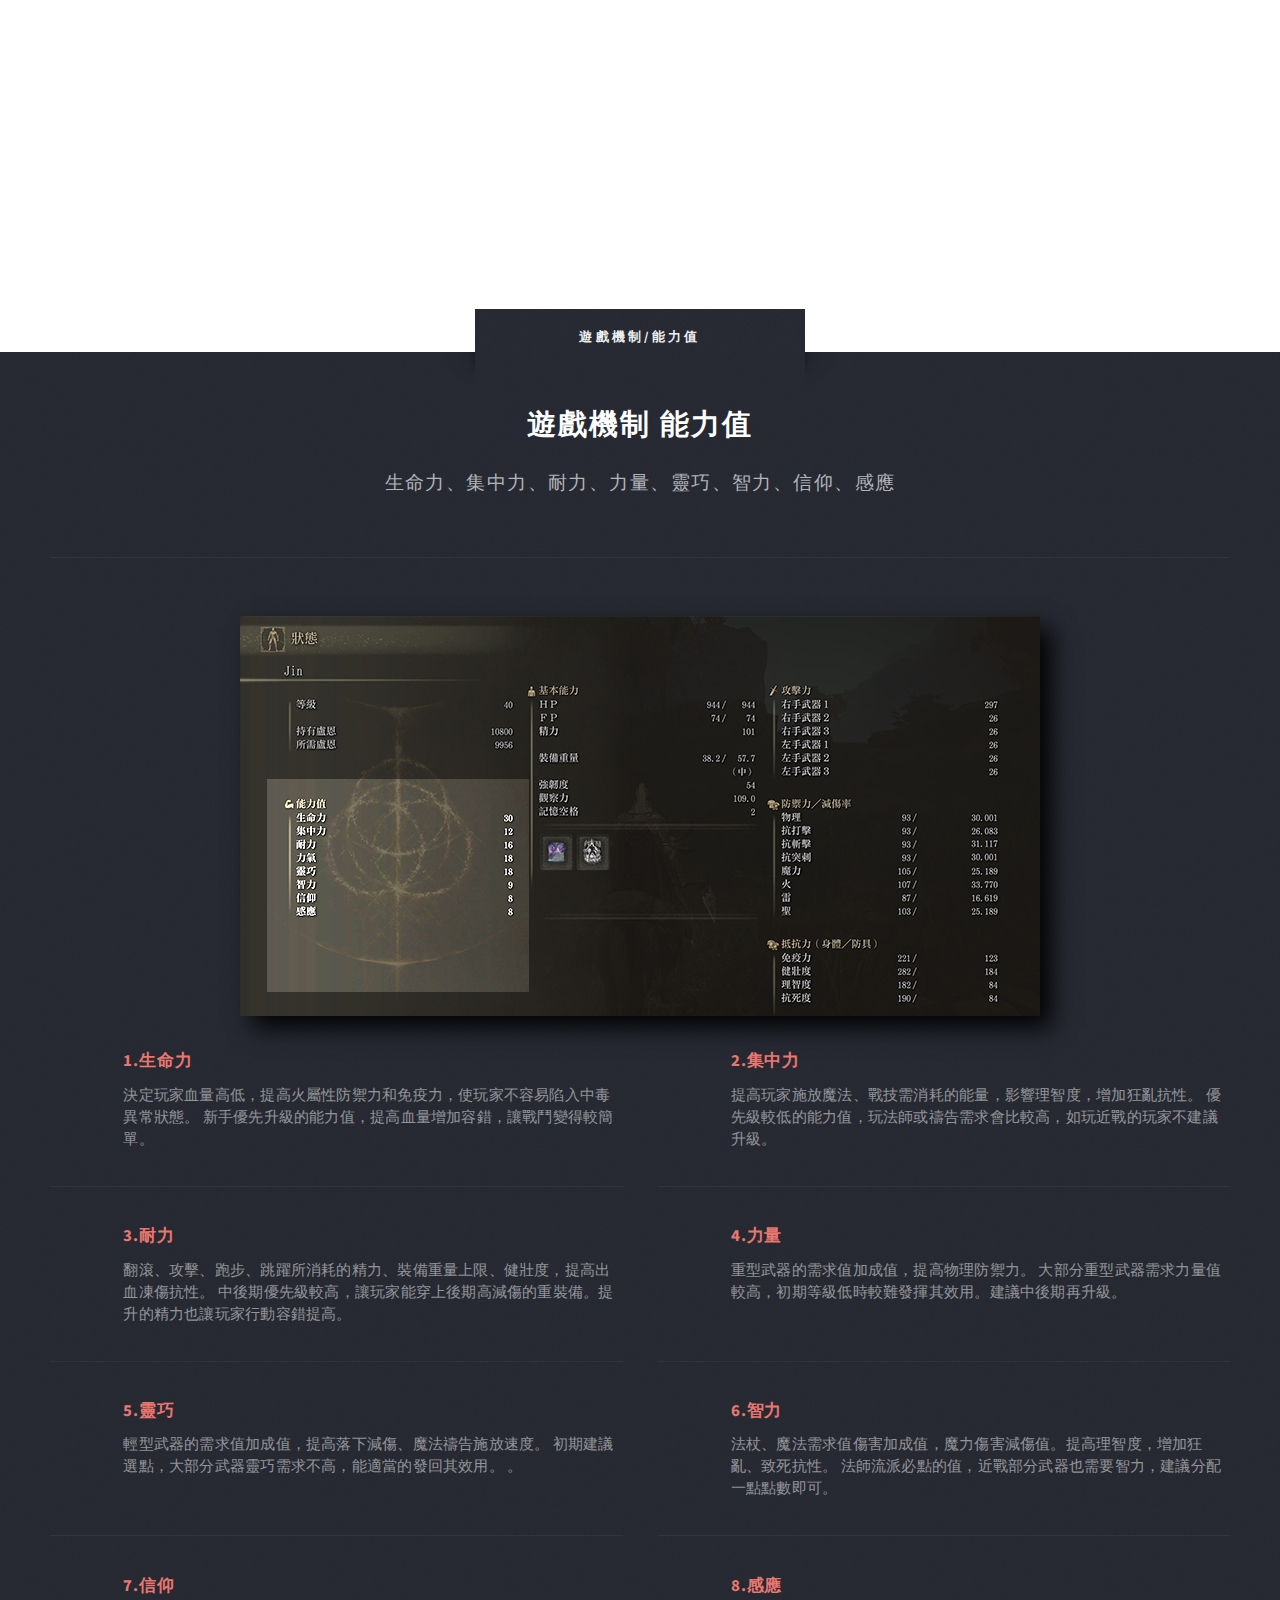
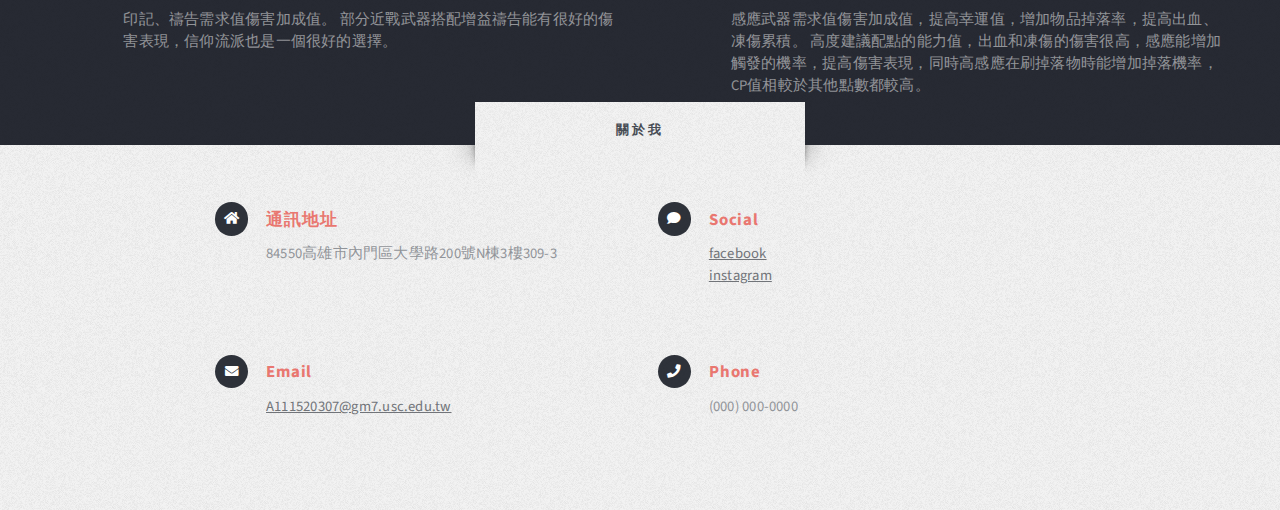
<file: gamerule02ability.html>
<!DOCTYPE HTML>
<!--
	Escape Velocity by HTML5 UP
	html5up.net | @ajlkn
	Free for personal and commercial use under the CCA 3.0 license (html5up.net/license)
-->
<html>
	<head>
		<title>能力值</title>
		<meta charset="utf-8" />
		<meta name="viewport" content="width=device-width, initial-scale=1, user-scalable=no" />
		<link rel="stylesheet" href="assets/css/main.css" />
	</head>
	<body class="no-sidebar is-preload">
		<div id="page-wrapper">

			<!-- Header -->
				<section id="header" class="wrapper">

					<!-- Logo -->
						<div id="logo">
							<br>
							<br>
							<br>
							<br>
							<br>
							<h1><a href="index.html">遊戲玩法</a></h1>
							<p>遊戲機制/初學者/按鍵配置</p>
						</div>

					<!-- Nav -->
						<nav id="nav">
							<ul>
								<li class="current"><a href="index.html">遊戲簡介</a></li>
								<li><a href="#">遊戲玩法</a><ul>
													<li><a href="#">遊戲機制</a>
														<ul>
															<li><a href="gamerule01basic.html">基本</a></li>
															<li><a href="gamerule02ability.html">能力值</a></li>
															<li><a href="gamerule02ability.html">戰鬥</a></li>
														</ul>
													</li>
													<li><a href="#">初學者</a>
															<ul>
															<li><a href="gamebegin01career.html">職業選擇</a></li>
															<li><a href="gamebegin02raiders.html">初期攻略</a></li>
															<li><a href="gamebegin02raiders.html#getrune">刷盧恩教學</a></li>
														</ul>
													</li>
													<li><a href="gamebegin02raiders.html#setting">按鍵配置</a>
													</li>
											</ul>
										</li>
								<li><a href="#">遊戲情節</a>
									<ul>
												<li><a href="gamestory.html">世界觀</a></li>
												<li><a href="gamestory.html#recession">主線結局</a></li>
												<li><a href="gamestory.html#law">支線結局</a></li>
												<li><a href="gamestory.html#law">支線腳色</a></li>
											</ul>
								</li>
								<li><a href="#">任務攻略</a>
									<ul>
												<li><a href="gamemission.html">主線流程</a></li>
												<li><a href="gamemission.html">支線腳色</a></li>
												<li><a href="gamemission.html">全副本</a></li>
												<li><a href="gamemission.html">地圖碎片</a></li>
												<li><a href="gamemission.html">成就</a></li>
										
											</ul>
								</li>
								<li><a href="#">物品</a>
											<ul>
												<li><a href="gameitems.html#nn">一般</a></li>
												<li><a href="gameitems.html#w">武器</a></li>
												<li><a href="gameitems.html#g">防具</a></li>
												<li><a href="gameitems.html#h">護符</a></li>
												<li><a href="gameitems.html#ash">骨灰</a></li>
										
											</ul>
								</li>
									
								<li><a href="#">趣聞</a>
									<ul>
										<li><a href="gamenews.html">最新消息</a></li>
										<li><a href="gamenews.html#w">世界紀錄</a></li>
										<li><a href="gamenews.html#v">版本更新</a></li>
									</ul>
								</li>
							</ul>
						</nav>

				</section>

			<!-- Main -->
				<div id="footer" class="wrapper style2">
					<div class="title">遊戲機制/能力值</div>
					<div class="container">

						<!-- Content -->
							<div id="content">
							  <article class="box post">
									<header class="style1">
										<h2>遊戲機制 能力值</h2>
										<p>生命力、集中力、耐力、力量、靈巧、智力、信仰、感應
										</p>
									</header>
									<div  align="center">
										<a href="https://www.youtube.com/watch?v=pT-JuKzPWIY&ab_channel=DannyPan"  target="_blank">
										<img class="eldenshadow eldentrigger" src="images/eldenabilityfixed.png">
									</a></div>
									<br>
									
								</article>
						</div>
									<div class="feature-list">
									<div class="row">
										<div class="col-6 col-12-medium" >
											<section>
												<h3>1.生命力</h3>
												<p>決定玩家血量高低，提高火屬性防禦力和免疫力，使玩家不容易陷入中毒異常狀態。
													新手優先升級的能力值，提高血量增加容錯，讓戰鬥變得較簡單。
												</p>
											</section>
										</div>
										<div class="col-6 col-12-medium">
											<section>
												<h3>2.集中力</h3>
												<p>
												提高玩家施放魔法、戰技需消耗的能量，影響理智度，增加狂亂抗性。
												優先級較低的能力值，玩法師或禱告需求會比較高，如玩近戰的玩家不建議升級。
												</p>
											</section>
										</div>
										<div class="col-6 col-12-medium">
											<section>
												<h3>3.耐力</h3>
												<p>翻滾、攻擊、跑步、跳躍所消耗的精力、裝備重量上限、健壯度，提高出血凍傷抗性。
												中後期優先級較高，讓玩家能穿上後期高減傷的重裝備。提升的精力也讓玩家行動容錯提高。

												</p>
											</section>
										</div>
										<div class="col-6 col-12-medium">
											<section>
												<h3>4.力量</h3>
												<p>重型武器的需求值加成值，提高物理防禦力。
														大部分重型武器需求力量值較高，初期等級低時較難發揮其效用。建議中後期再升級。
												</p>
											</section>
										</div>
										<div class="col-6 col-12-medium">
											<section>
												<h3>5.靈巧</h3>
												<p>輕型武器的需求值加成值，提高落下減傷、魔法禱告施放速度。
												初期建議選點，大部分武器靈巧需求不高，能適當的發回其效用。
												。</p>
											</section>
										</div>
										<div class="col-6 col-12-medium">
											<section>
												<h3>6.智力</h3>
												<p>法杖、魔法需求值傷害加成值，魔力傷害減傷值。提高理智度，增加狂亂、致死抗性。
												法師流派必點的值，近戰部分武器也需要智力，建議分配一點點數即可。
												</p>
											</section>
										</div>
										<div class="col-6 col-12-medium">
											<section>
												<h3>7.信仰</h3>
												<p>印記、禱告需求值傷害加成值。
												部分近戰武器搭配增益禱告能有很好的傷害表現，信仰流派也是一個很好的選擇。
												</p>
											</section>
										</div>
										<div class="col-6 col-12-medium">
											<section>
												<h3>8.感應</h3>
												<p>感應武器需求值傷害加成值，提高幸運值，增加物品掉落率，提高出血、凍傷累積。
														高度建議配點的能力值，出血和凍傷的傷害很高，感應能增加觸發的機率，提高傷害表現，同時高感應在刷掉落物時能增加掉落機率，CP值相較於其他點數都較高。
												</p>
											</section>
										</div>
										
										
									</div>
								</div>
						<div align="center">
						
						</div>
						

					</div>
				</div>

			<!-- Highlights -->
				<section id="highlights" class="wrapper style3">
					<div class="title">關於我</div>
					<section class="feature-list small">
										<div class="row">
											<div class="col-6 col-12-small">
												<section>
													<h3 class="icon solid fa-home">通訊地址</h3>
													<p>
														84550高雄市內門區大學路200號N棟3樓309-3
													</p>
												</section>
											</div>
											<div class="col-6 col-12-small">
												<section>
													<h3 class="icon solid fa-comment">Social</h3>
													<p>
														<a target="_blank"href="https://www.facebook.com/profile.php?id=100006305882632">facebook</a>
														<br>
														<a target="_blank"href="https://www.instagram.com/yuzhongpan/">instagram</a>
													</p>
												</section>
											</div>
											<div class="col-6 col-12-small">
												<section>
													<h3 class="icon solid fa-envelope">Email</h3>
													<p>
														<a href="#">A111520307@gm7.usc.edu.tw</a>
													</p>
												</section>
											</div>
											<div class="col-6 col-12-small">
												<section>
													<h3 class="icon solid fa-phone">Phone</h3>
													<p>
														(000) 000-0000
													</p>
												</section>
											</div>
										</div>
									</section>
				</section>


		<!-- Scripts -->
			<script src="assets/js/jquery.min.js"></script>
			<script src="assets/js/jquery.dropotron.min.js"></script>
			<script src="assets/js/browser.min.js"></script>
			<script src="assets/js/breakpoints.min.js"></script>
			<script src="assets/js/util.js"></script>
			<script src="assets/js/main.js"></script>

	</body>
</html>
</file>
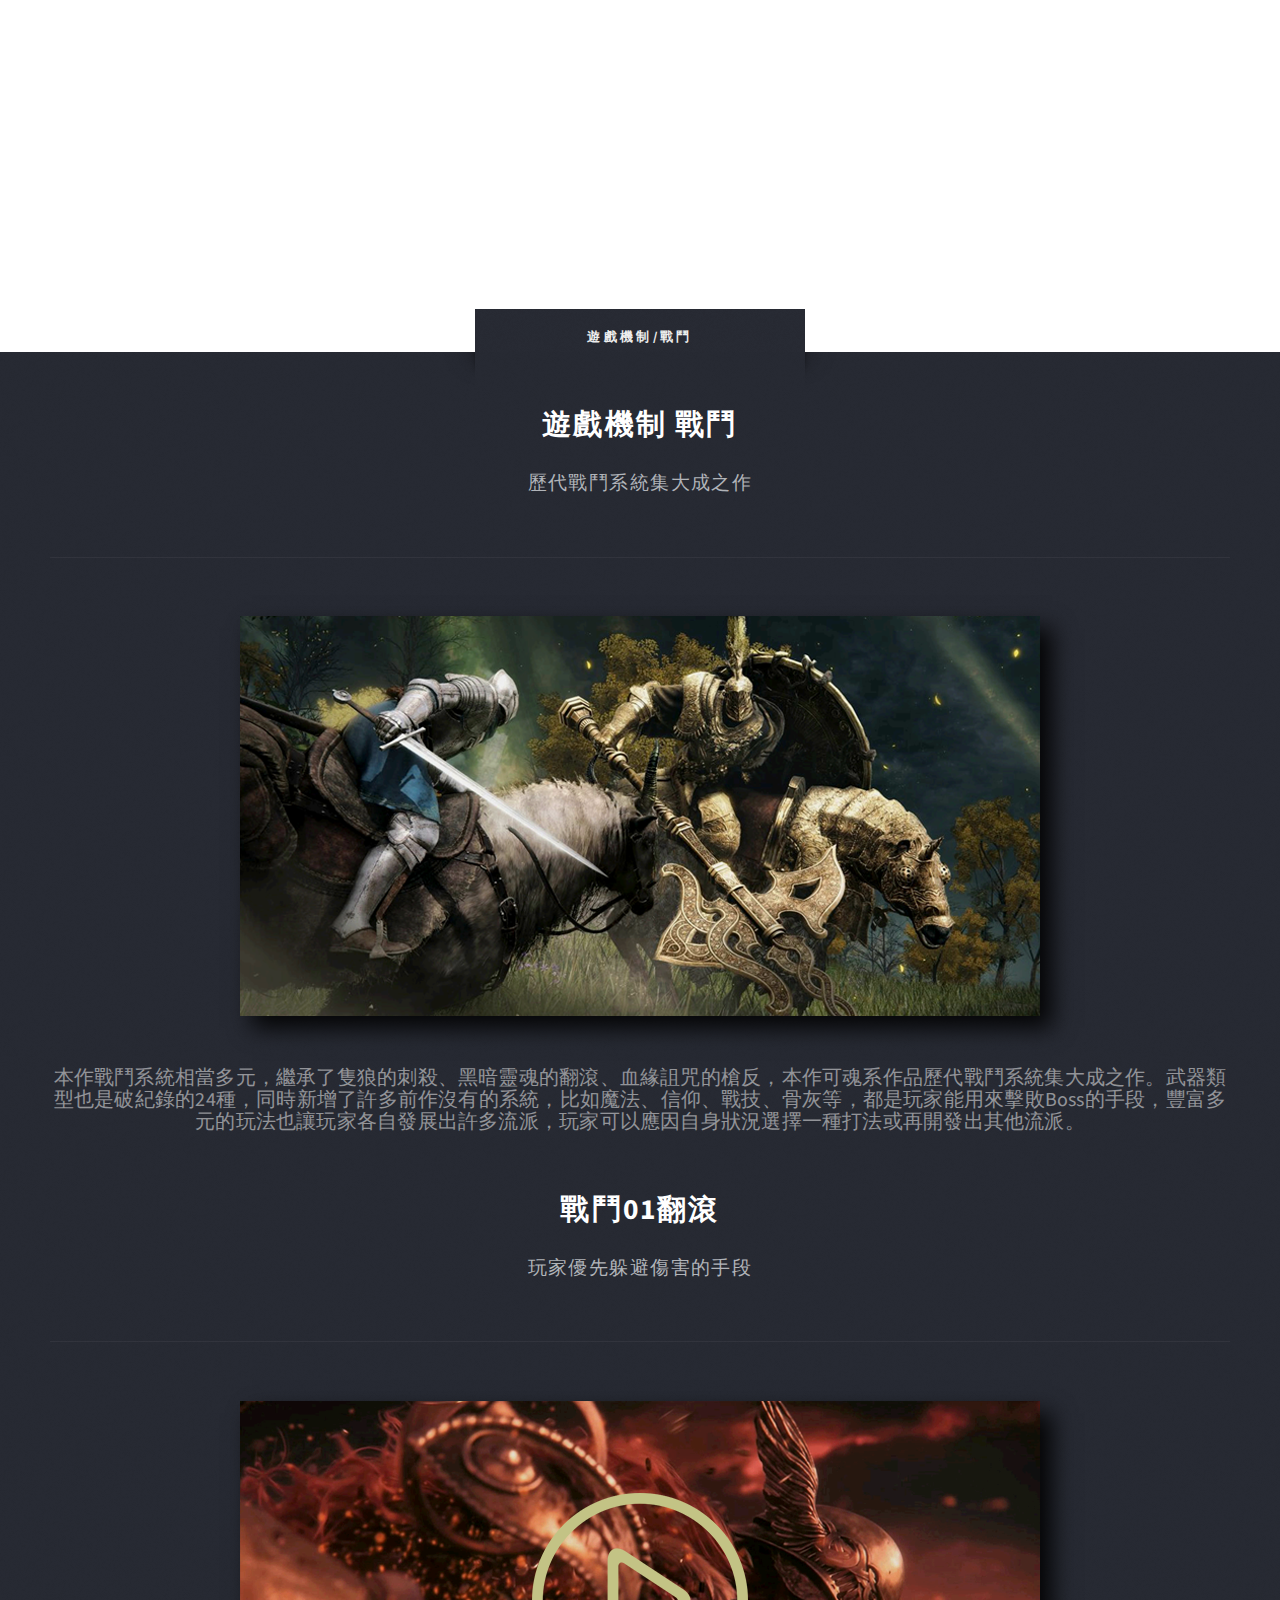
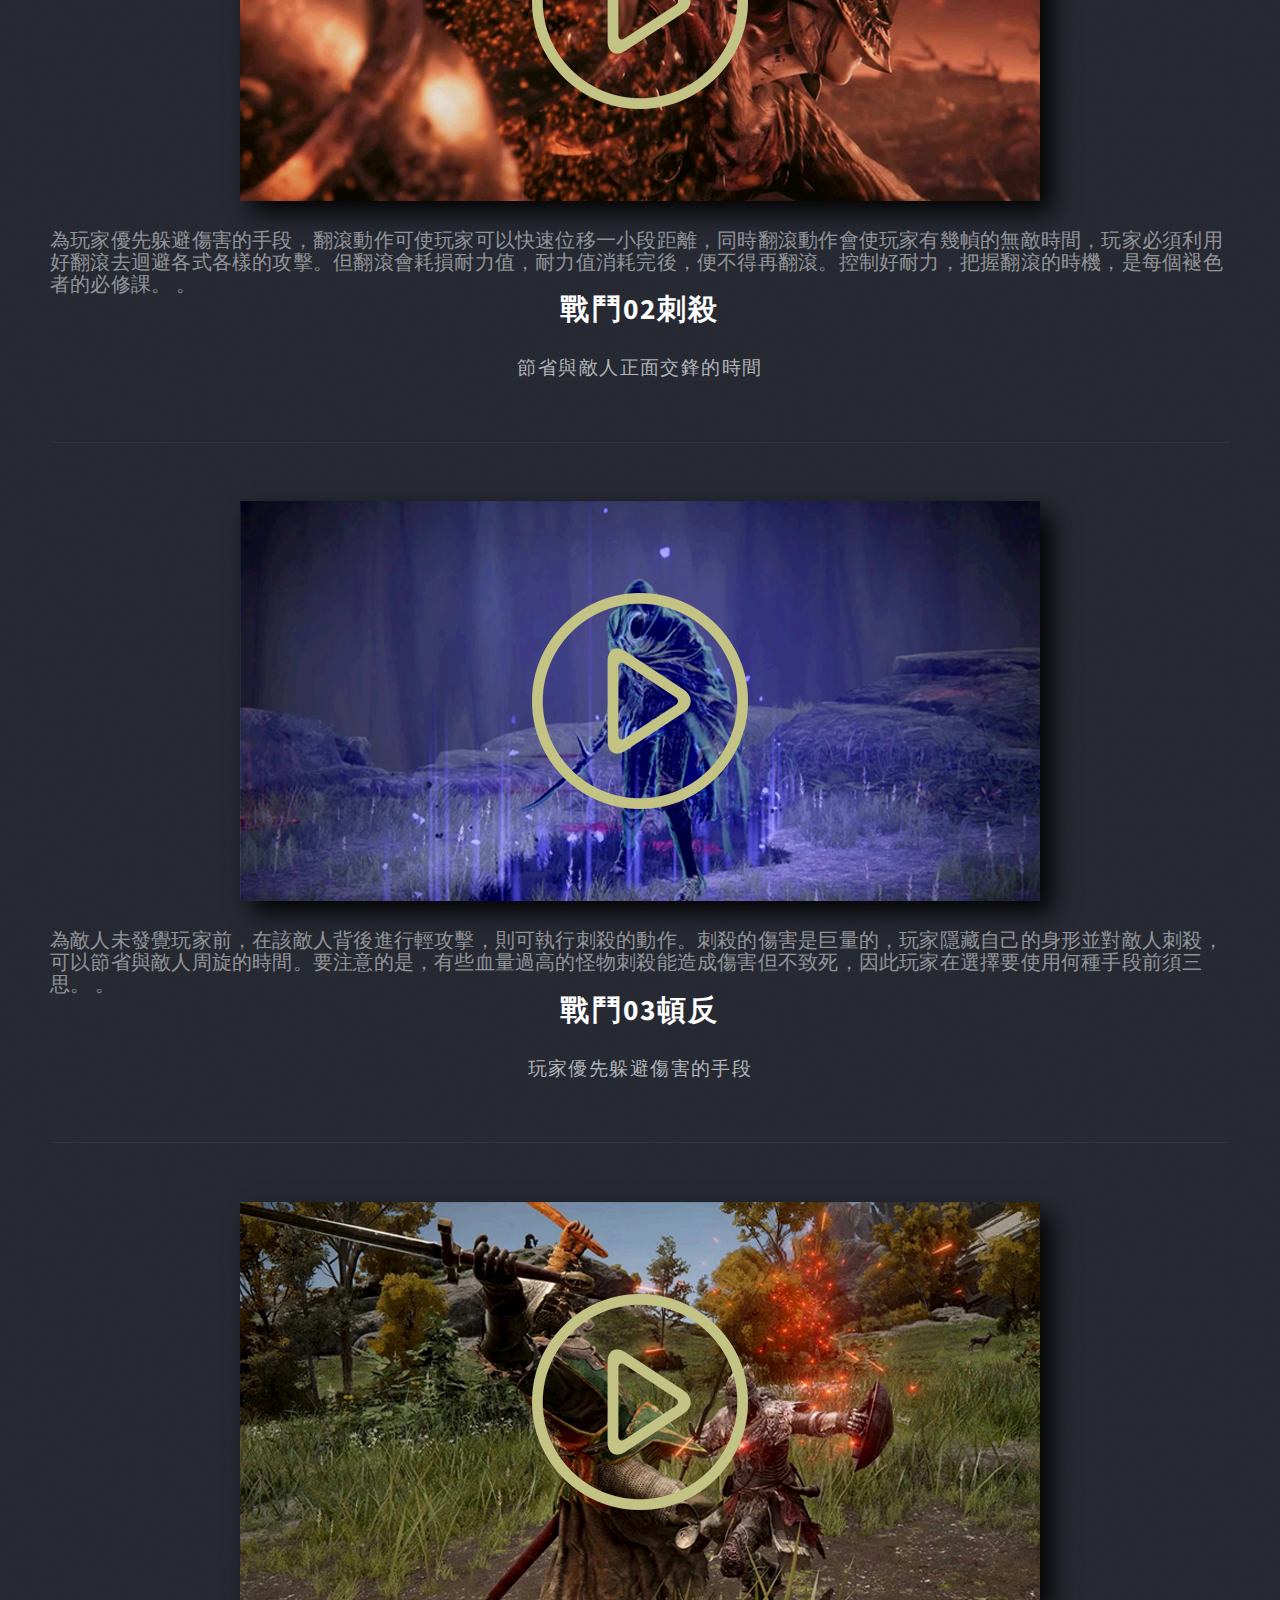
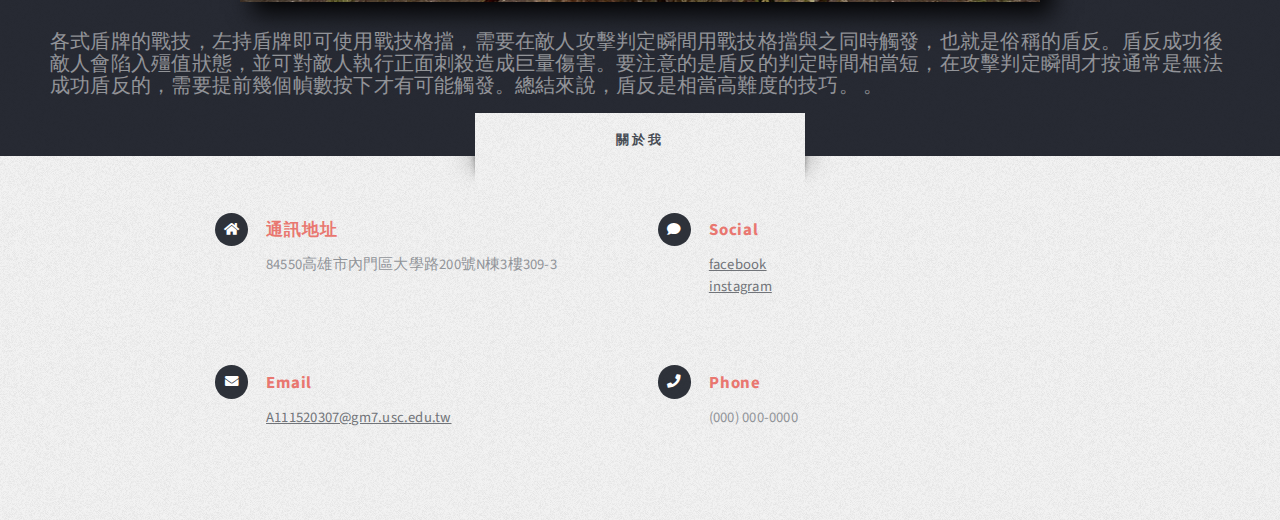
<file: gamerule03fight.html>
<!DOCTYPE HTML>
<!--
	Escape Velocity by HTML5 UP
	html5up.net | @ajlkn
	Free for personal and commercial use under the CCA 3.0 license (html5up.net/license)
-->
<html>
	<head>
		<title>戰鬥</title>
		<meta charset="utf-8" />
		<meta name="viewport" content="width=device-width, initial-scale=1, user-scalable=no" />
		<link rel="stylesheet" href="assets/css/main.css" />
	</head>
	<body class="no-sidebar is-preload">
		<div id="page-wrapper">

			<!-- Header -->
				<section id="header" class="wrapper">

					<!-- Logo -->
						<div id="logo">
							<br>
							<br>
							<br>
							<br>
							<br>
							<h1><a href="index.html">遊戲玩法</a></h1>
							<p>遊戲機制/初學者/按鍵配置</p>
						</div>

					<!-- Nav -->
						<nav id="nav">
							<ul>
								<li class="current"><a href="index.html">遊戲簡介</a></li>
								<li><a href="#">遊戲玩法</a><ul>
													<li><a href="#">遊戲機制</a>
														<ul>
															<li><a href="gamerule01basic.html">基本</a></li>
															<li><a href="gamerule02ability.html">能力值</a></li>
															<li><a href="gamerule02ability.html">戰鬥</a></li>
														</ul>
													</li>
													<li><a href="#">初學者</a>
															<ul>
															<li><a href="gamebegin01career.html">職業選擇</a></li>
															<li><a href="gamebegin02raiders.html">初期攻略</a></li>
															<li><a href="gamebegin02raiders.html#getrune">刷盧恩教學</a></li>
														</ul>
													</li>
													<li><a href="gamebegin02raiders.html#setting">按鍵配置</a>
													</li>
											</ul>
										</li>
								<li><a href="#">遊戲情節</a>
									<ul>
												<li><a href="gamestory.html">世界觀</a></li>
												<li><a href="gamestory.html#recession">主線結局</a></li>
												<li><a href="gamestory.html#law">支線結局</a></li>
												<li><a href="gamestory.html#law">支線腳色</a></li>
											</ul>
								</li>
								<li><a href="#">任務攻略</a>
									<ul>
												<li><a href="gamemission.html">主線流程</a></li>
												<li><a href="gamemission.html">支線腳色</a></li>
												<li><a href="gamemission.html">全副本</a></li>
												<li><a href="gamemission.html">地圖碎片</a></li>
												<li><a href="gamemission.html">成就</a></li>
										
											</ul>
								</li>
								<li><a href="#">物品</a>
											<ul>
												<li><a href="gameitems.html#nn">一般</a></li>
												<li><a href="gameitems.html#w">武器</a></li>
												<li><a href="gameitems.html#g">防具</a></li>
												<li><a href="gameitems.html#h">護符</a></li>
												<li><a href="gameitems.html#ash">骨灰</a></li>
										
											</ul>
								</li>
									
								<li><a href="#">趣聞</a>
									<ul>
										<li><a href="gamenews.html">最新消息</a></li>
										<li><a href="gamenews.html#w">世界紀錄</a></li>
										<li><a href="gamenews.html#v">版本更新</a></li>
									</ul>
								</li>
							</ul>
						</nav>

				</section>

			<!-- Main -->
				<div id="footer" class="wrapper style2">
					<div class="title">遊戲機制/戰鬥</div>
					<div class="container">

						<!-- Content -->
							<div id="content">
							  <article class="box post">
									<header class="style1">
										<h2>遊戲機制 戰鬥</h2>
										<p>歷代戰鬥系統集大成之作
										</p>
									</header>
									<div  align="center">
										<a href="#"  target="_blank">
										<img  class="eldenshadow eldentrigger" src="images/eldenfight.jpg">
									</a>
										<br>
										<br>
										<br>
										<p  style="font-size: 20px;">本作戰鬥系統相當多元，繼承了隻狼的刺殺、黑暗靈魂的翻滾、血緣詛咒的槍反，本作可魂系作品歷代戰鬥系統集大成之作。武器類型也是破紀錄的24種，同時新增了許多前作沒有的系統，比如魔法、信仰、戰技、骨灰等，都是玩家能用來擊敗Boss的手段，豐富多元的玩法也讓玩家各自發展出許多流派，玩家可以應因自身狀況選擇一種打法或再開發出其他流派。
									</p>
								  </div>
									<br>
									
								</article>
						</div>
							<div id="content">
							  <article class="box post">
									<header class="style1">
										<h2>戰鬥01翻滾</h2>
										<p>玩家優先躲避傷害的手段</p>
									</header>
									<div  align="center">
										<a href="https://www.youtube.com/watch?v=CNrtge_rB-U"  target="_blank">
										<img  class="eldenshadow eldentrigger" src="images/videorollOff.png"onmouseover="this.src='images/videorollOn.png'"
                        onmouseout="this.src='images/videorollOff.png'"/>
									</a></div>
									<br>
									
								  <p  style="font-size: 20px;">為玩家優先躲避傷害的手段，翻滾動作可使玩家可以快速位移一小段距離，同時翻滾動作會使玩家有幾幀的無敵時間，玩家必須利用好翻滾去迴避各式各樣的攻擊。但翻滾會耗損耐力值，耐力值消耗完後，便不得再翻滾。控制好耐力，把握翻滾的時機，是每個褪色者的必修課。


。
									</p>
									
								</article>
							</div>
						<div id="content">
							  <article class="box post">
									<header class="style1">
										<h2>戰鬥02刺殺</h2>
										<p>節省與敵人正面交鋒的時間</p>
									</header>
									<div  align="center">
										<a href="https://www.youtube.com/watch?v=f7dB_MXlLnE"  target="_blank">
										<img  class="eldenshadow eldentrigger"src="images/videoanssasinsOff.png"onmouseover="this.src='images/videoanssasinsOnn.png'"
                        onmouseout="this.src='images/videoanssasinsOff.png'"/>
									</a></div>
									<br>
									
								  <p  style="font-size: 20px;">為敵人未發覺玩家前，在該敵人背後進行輕攻擊，則可執行刺殺的動作。刺殺的傷害是巨量的，玩家隱藏自己的身形並對敵人刺殺，可以節省與敵人周旋的時間。要注意的是，有些血量過高的怪物刺殺能造成傷害但不致死，因此玩家在選擇要使用何種手段前須三思。



。
									</p>
									
								</article>
							</div>
						<div id="content">
							  <article class="box post">
									<header class="style1">
										<h2>戰鬥03頓反</h2>
										<p>玩家優先躲避傷害的手段</p>
									</header>
									<div  align="center">
										<a href="https://www.youtube.com/watch?v=rzOc6NcNBGY"  target="_blank">
										<img class="eldenshadow eldentrigger" src="images/videoblockOff.png"onmouseover="this.src='images/videoblockOn.png'"
                        onmouseout="this.src='images/videoblockOff.png'"/>
									</a></div>
									<br>
									
								  <p  style="font-size: 20px;">各式盾牌的戰技，左持盾牌即可使用戰技格擋，需要在敵人攻擊判定瞬間用戰技格擋與之同時觸發，也就是俗稱的盾反。盾反成功後敵人會陷入殭值狀態，並可對敵人執行正面刺殺造成巨量傷害。要注意的是盾反的判定時間相當短，在攻擊判定瞬間才按通常是無法成功盾反的，需要提前幾個幀數按下才有可能觸發。總結來說，盾反是相當高難度的技巧。



。
									</p>
									
								</article>
							</div>
						<div align="center">
						
						</div>
						

					</div>
				</div>

			<!-- Highlights -->
				<section id="highlights" class="wrapper style3">
					<div class="title">關於我</div>
					<section class="feature-list small">
										<div class="row">
											<div class="col-6 col-12-small">
												<section>
													<h3 class="icon solid fa-home">通訊地址</h3>
													<p>
														84550高雄市內門區大學路200號N棟3樓309-3
													</p>
												</section>
											</div>
											<div class="col-6 col-12-small">
												<section>
													<h3 class="icon solid fa-comment">Social</h3>
													<p>
														<a target="_blank"href="https://www.facebook.com/profile.php?id=100006305882632">facebook</a>
														<br>
														<a target="_blank"href="https://www.instagram.com/yuzhongpan/">instagram</a>
													</p>
												</section>
											</div>
											<div class="col-6 col-12-small">
												<section>
													<h3 class="icon solid fa-envelope">Email</h3>
													<p>
														<a>A111520307@gm7.usc.edu.tw</a>
													</p>
												</section>
											</div>
											<div class="col-6 col-12-small">
												<section>
													<h3 class="icon solid fa-phone">Phone</h3>
													<p>
														(000) 000-0000
													</p>
												</section>
											</div>
										</div>
									</section>
				</section>


		<!-- Scripts -->
			<script src="assets/js/jquery.min.js"></script>
			<script src="assets/js/jquery.dropotron.min.js"></script>
			<script src="assets/js/browser.min.js"></script>
			<script src="assets/js/breakpoints.min.js"></script>
			<script src="assets/js/util.js"></script>
			<script src="assets/js/main.js"></script>

	</body>
</html>
</file>
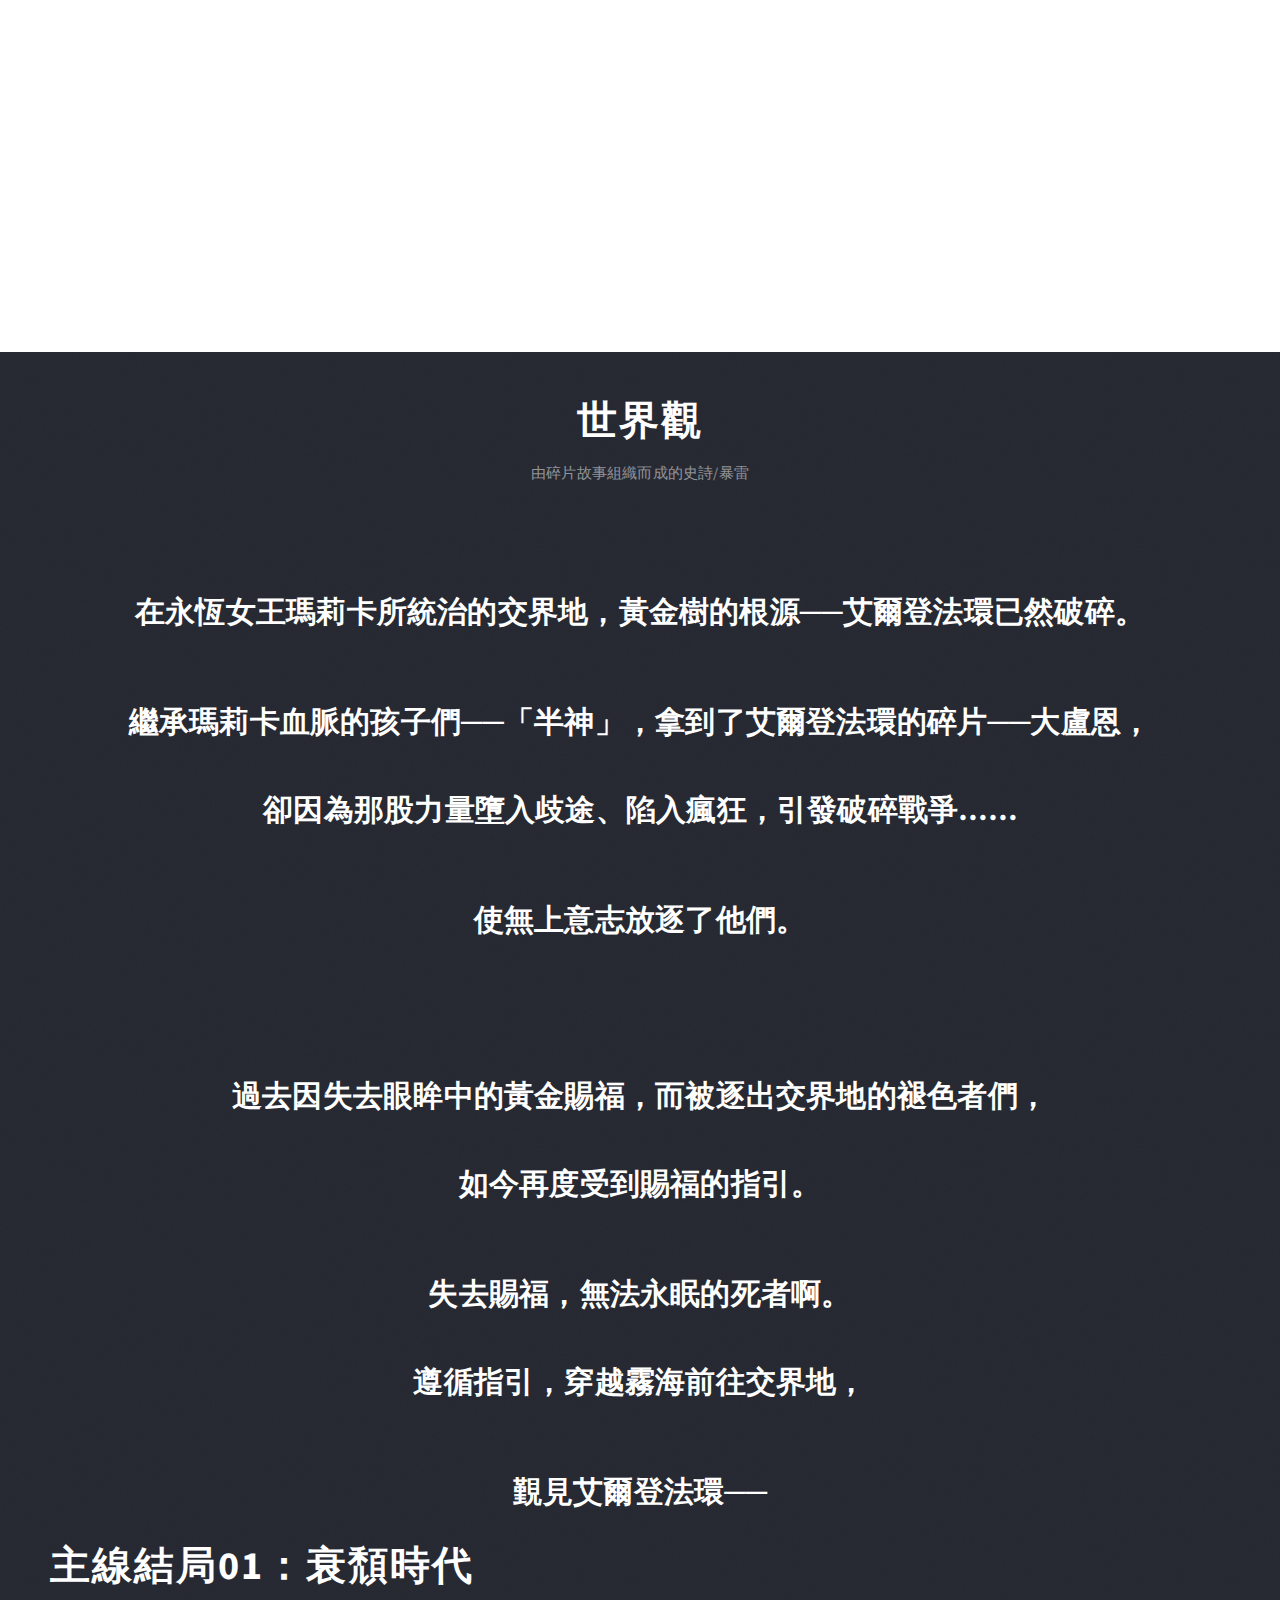
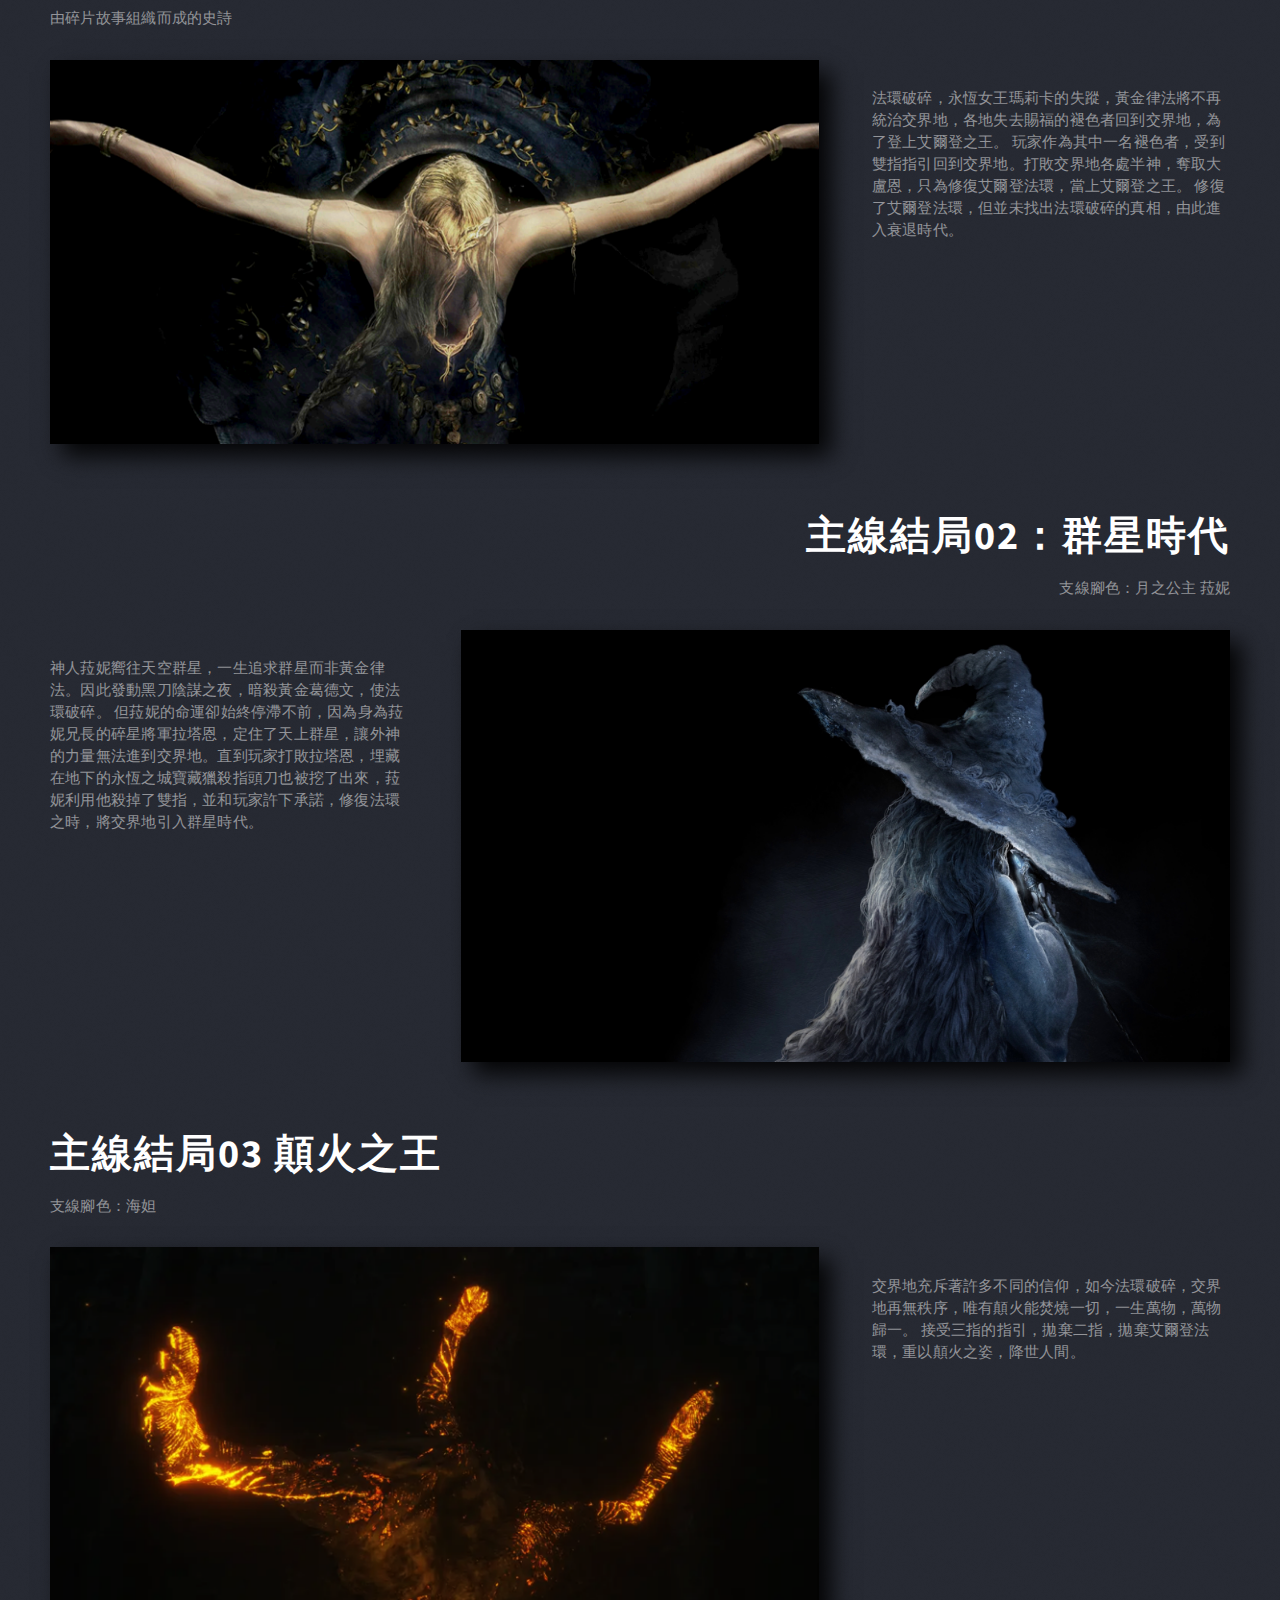
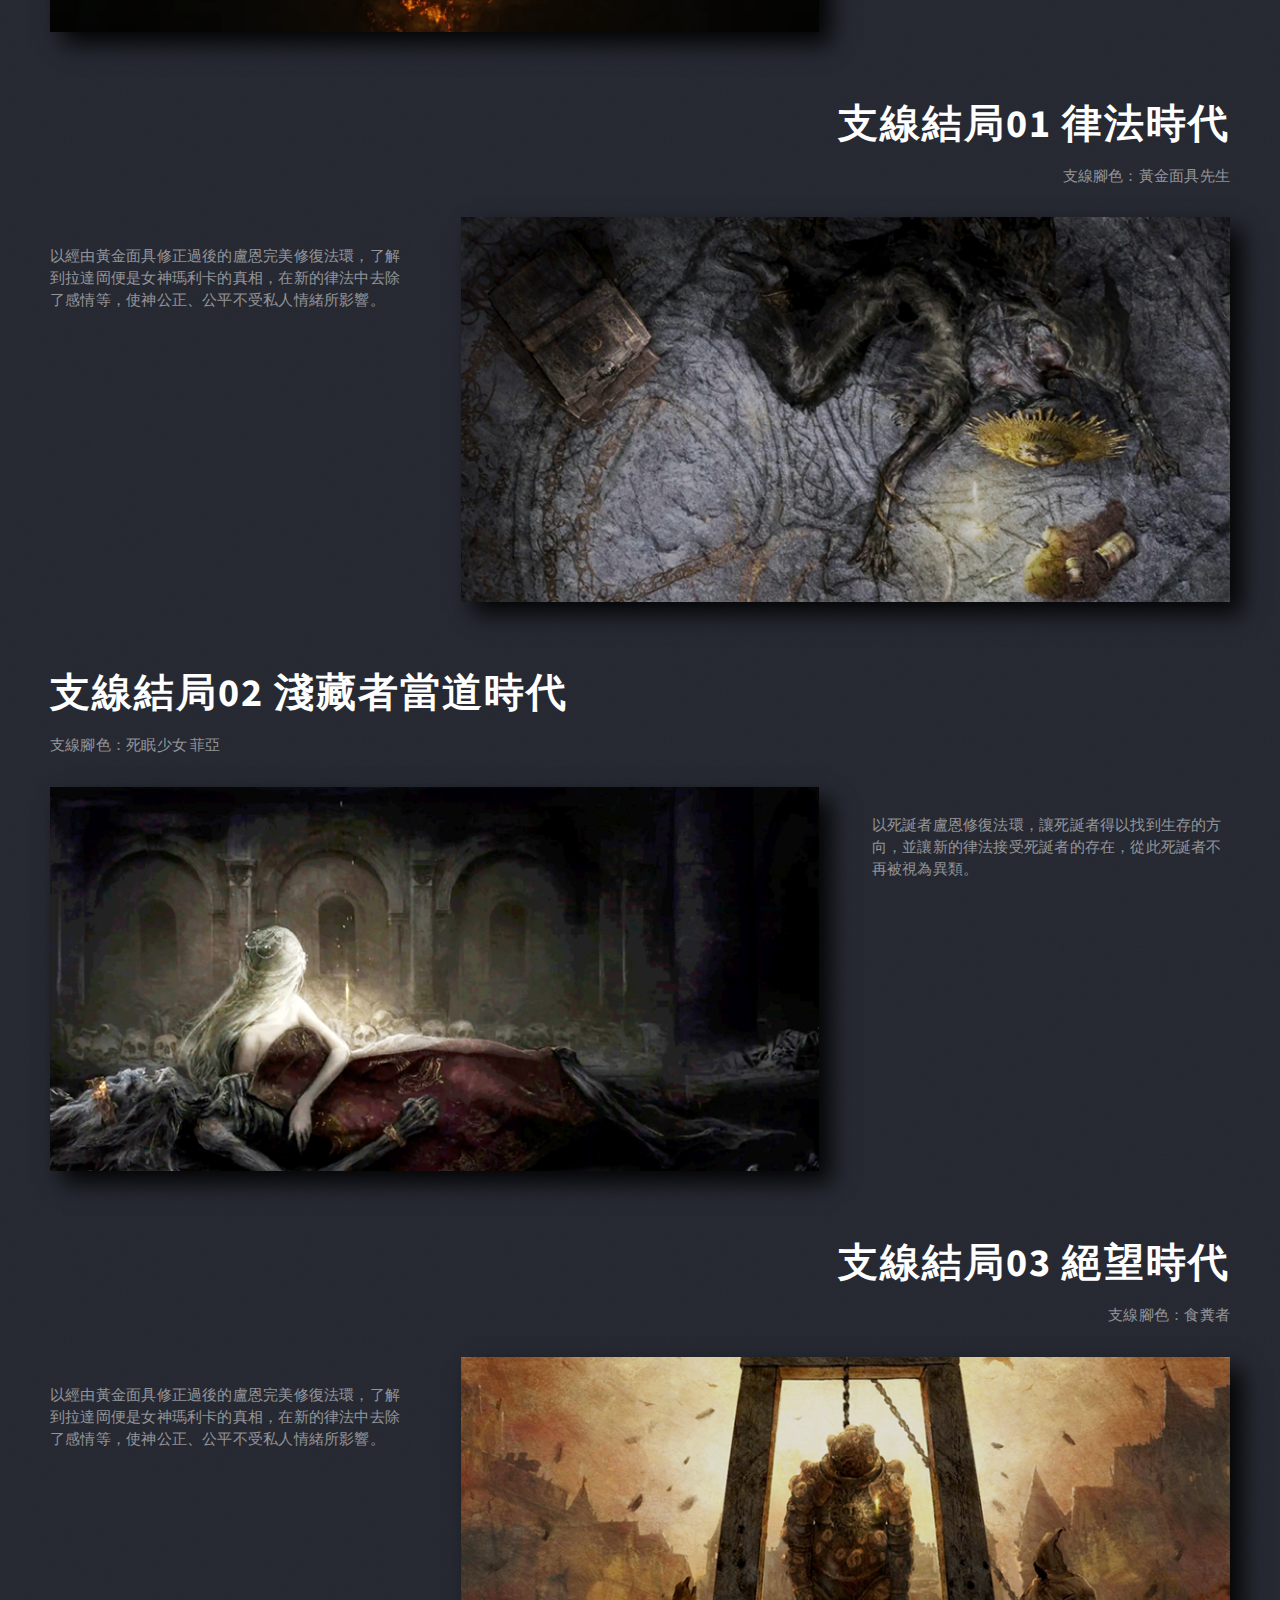
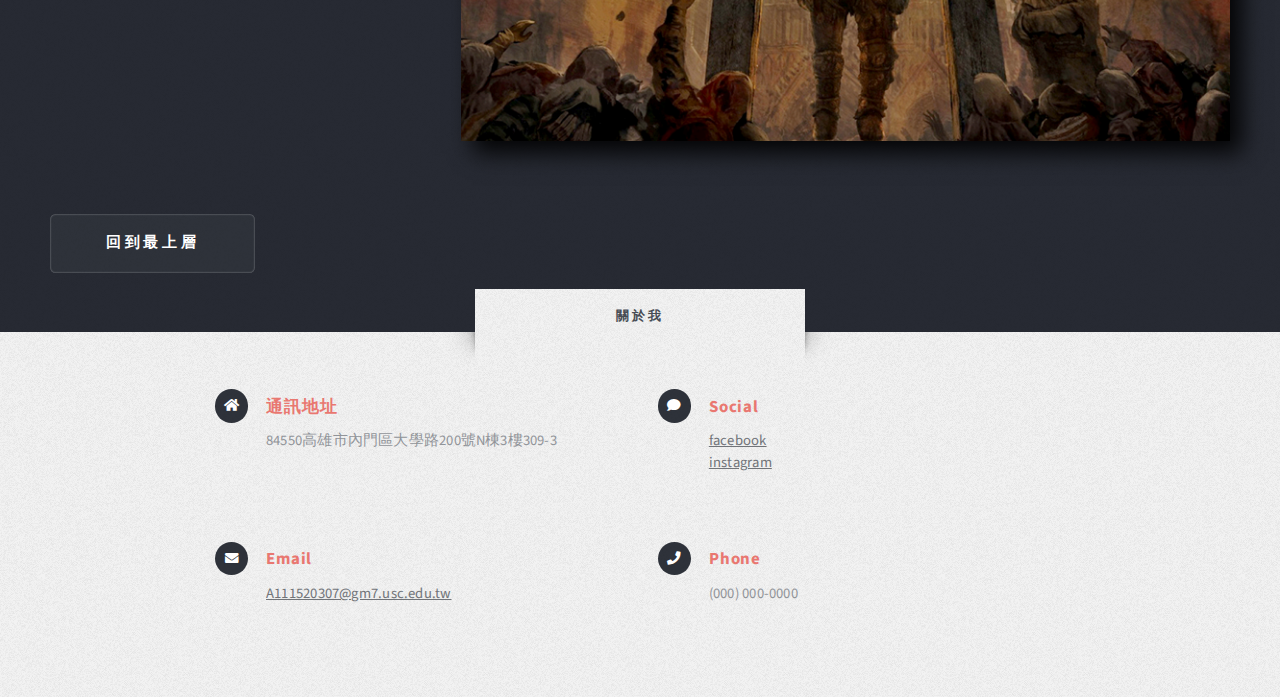
<file: gamestory.html>
<!DOCTYPE HTML>
<!--
	Escape Velocity by HTML5 UP
	html5up.net | @ajlkn
	Free for personal and commercial use under the CCA 3.0 license (html5up.net/license)
-->
<html>
	<head>
		<title>劇情</title>
		<meta charset="utf-8" />
		<meta name="viewport" content="width=device-width, initial-scale=1, user-scalable=no" />
		<link rel="stylesheet" href="assets/css/main.css" />
	</head>
	<body class="no-sidebar is-preload">
		<div id="page-wrapper">

			<!-- Header -->
				<section id="header" class="wrapper">

					<!-- Logo -->
						<div id="logo">
							<br>
							<br>
							<br>
							<br>
							<br>
							<h1><a href="index.html">遊戲情節</a></h1>
							<p>世界觀/主線結局/支線結局</p>
						</div>

					<!-- Nav -->
						<nav id="nav">
							<ul>
								<li class="current"><a href="index.html">遊戲簡介</a></li>
								<li><a href="#">遊戲玩法</a><ul>
													<li><a href="#">遊戲機制</a>
														<ul>
															<li><a href="gamerule01basic.html">基本</a></li>
															<li><a href="gamerule02ability.html">能力值</a></li>
															<li><a href="gamerule02ability.html">戰鬥</a></li>
														</ul>
													</li>
													<li><a href="#">初學者</a>
															<ul>
															<li><a href="gamebegin01career.html">職業選擇</a></li>
															<li><a href="gamebegin02raiders.html">初期攻略</a></li>
															<li><a href="gamebegin02raiders.html#getrune">刷盧恩教學</a></li>
														</ul>
													</li>
													<li><a href="gamebegin02raiders.html#setting">按鍵配置</a>
													</li>
											</ul>
										</li>
								<li><a href="#">遊戲情節</a>
									<ul>
												<li><a href="gamestory.html">世界觀</a></li>
												<li><a href="gamestory.html#recession">主線結局</a></li>
												<li><a href="gamestory.html#law">支線結局</a></li>
												<li><a href="gamestory.html#law">支線腳色</a></li>
											</ul>
								</li>
								<li><a href="#">任務攻略</a>
									<ul>
												<li><a href="gamemission.html">主線流程</a></li>
												<li><a href="gamemission.html">支線腳色</a></li>
												<li><a href="gamemission.html">全副本</a></li>
												<li><a href="gamemission.html">地圖碎片</a></li>
												<li><a href="gamemission.html">成就</a></li>
										
											</ul>
								</li>
								<li><a href="#">物品</a>
											<ul>
												<li><a href="gameitems.html#nn">一般</a></li>
												<li><a href="gameitems.html#w">武器</a></li>
												<li><a href="gameitems.html#g">防具</a></li>
												<li><a href="gameitems.html#h">護符</a></li>
												<li><a href="gameitems.html#ash">骨灰</a></li>
										
											</ul>
								</li>
									
								<li><a href="#">趣聞</a>
									<ul>
										<li><a href="gamenews.html">最新消息</a></li>
										<li><a href="gamenews.html#w">世界紀錄</a></li>
										<li><a href="gamenews.html#v">版本更新</a></li>
									</ul>
								</li>
							</ul>
						</nav>
				</section>

			<!-- Main -->
				<div id="footer" class="wrapper style2">
					
					<div class="container">
						<div class="row gtr-150">
							<div class="col-12 col-12-medium">

								<!-- Content -->
									<div id="content">
										<article class="box post">
												<h2 align="center"  style="font-size: 40px;">世界觀</h2>
												<p align="center">由碎片故事組織而成的史詩/暴雷</p>
											
											<h1 align="center"  style="font-size: 30px;">
												<div class="eldentrigger"><br><br><br><br>在永恆女王瑪莉卡所統治的交界地，黃金樹的根源──艾爾登法環已然破碎。</div>
												<div class="eldentrigger"><br><br><br><br>
												繼承瑪莉卡血脈的孩子們──「半神」，拿到了艾爾登法環的碎片──大盧恩，
												<br><br><br><br>
												卻因為那股力量墮入歧途、陷入瘋狂，引發破碎戰爭……</div>
												<div class="eldentrigger">
													<br><br><br><br>使無上意志放逐了他們。
												<br><br><br><br></div>
												<div class="eldentrigger"><br><br><br><br>

												

												過去因失去眼眸中的黃金賜福，而被逐出交界地的褪色者們，
												<br><br><br><br>
												如今再度受到賜福的指引。</div>
												<div class="eldentrigger">
													<br><br><br><br>		
												失去賜福，無法永眠的死者啊。
													<br><br><br><br>
												遵循指引，穿越霧海前往交界地，</div>
												<div class="eldentrigger"><br><br><br><br>
												覲見艾爾登法環──</div>
												
												
												




































</h1>
											
										</article>
										
									</div>

							</div>
							<div class="col-8 col-12-medium">

								<!-- Content -->
									<div id="content">
										<article class="box post">
												<h2  style="font-size: 40px;" id="recession">主線結局01：衰頹時代</h2>
												<p>由碎片故事組織而成的史詩</p>
											
											<div class="eldentrigger eldenshadow"><a href="#" class="image featured">
												<img src="images/eldenrecesstion.png" alt="" />
											</a></div>
											
										</article>
										
									</div>

							</div>
							<div class="col-4 col-12-medium">

								<!-- Sidebar -->
									<div id="sidebar">
										<section class="box">
											<br><br><br><br><br><br>
											法環破碎，永恆女王瑪莉卡的失蹤，黃金律法將不再統治交界地，各地失去賜福的褪色者回到交界地，為了登上艾爾登之王。
											玩家作為其中一名褪色者，受到雙指指引回到交界地。打敗交界地各處半神，奪取大盧恩，只為修復艾爾登法環，當上艾爾登之王。
											修復了艾爾登法環，但並未找出法環破碎的真相，由此進入衰退時代。

										</section>
										
										
									</div>

							</div>
							<div class="col-4 col-12-medium">

								<!-- Sidebar -->
									<div id="sidebar">
										<section class="box">
											<br><br><br><br><br><br>
											<p>
神人菈妮嚮往天空群星，一生追求群星而非黃金律法。因此發動黑刀陰謀之夜，暗殺黃金葛德文，使法環破碎。
但菈妮的命運卻始終停滯不前，因為身為菈妮兄長的碎星將軍拉塔恩，定住了天上群星，讓外神的力量無法進到交界地。直到玩家打敗拉塔恩，埋藏在地下的永恆之城寶藏獵殺指頭刀也被挖了出來，菈妮利用他殺掉了雙指，並和玩家許下承諾，修復法環之時，將交界地引入群星時代。
</p>
											
											<br><br>
										</section>
										
										
									</div>

							</div>
							<div class="col-8 col-12-medium">

								<!-- Content -->
									<div id="content">
										<article class="box post">
												<h2 align="right"  style="font-size: 40px;" id="star">主線結局02：群星時代</h2>
												<p align="right">支線腳色：月之公主 菈妮</p>
											
											<a href="#" class="image featured">
												<div class="eldentrigger eldenshadow"><img src="images/eldenranni.jpg" alt="" /></div>
											</a>
											
										</article>
										
									</div>

							</div>
							
							<div class="col-8 col-12-medium" id="getrune">

								<!-- Content -->
									<div id="content">
										<article class="box post">
												<h2  style="font-size: 40px;" id="flame">主線結局03 顛火之王</h2>
												<p>支線腳色：海妲
</p>
											
											<a href="#" class="image featured">
												<div class="eldentrigger eldenshadow"><img src="images/eldenthree.png" alt="" /></div>
											</a>
											
										</article>
										
									</div>

							</div>
							<div class="col-4 col-12-medium">

								<!-- Sidebar -->
									<div id="sidebar">
										<section class="box">
											<br><br><br><br><br><br>
											<p>交界地充斥著許多不同的信仰，如今法環破碎，交界地再無秩序，唯有顛火能焚燒一切，一生萬物，萬物歸一。
接受三指的指引，拋棄二指，拋棄艾爾登法環，重以顛火之姿，降世人間。
</p>
											
											<br><br>
										</section>
										
										
									</div>

							</div>
							<div class="col-4 col-12-medium">

								<!-- Sidebar -->
									<div id="sidebar">
										<section class="box">
											<br><br><br><br><br><br>
											<p>以經由黃金面具修正過後的盧恩完美修復法環，了解到拉達岡便是女神瑪利卡的真相，在新的律法中去除了感情等，使神公正、公平不受私人情緒所影響。
</p>
											
											<br><br>
										</section>
										
										
									</div>

							</div>
							<div class="col-8 col-12-medium">

								<!-- Content -->
									<div id="content">
										<article class="box post">
												<h2 align="right"  style="font-size: 40px;"  id="law">支線結局01 律法時代</h2>
												<p align="right">支線腳色：黃金面具先生
</p>
											
											<a href="#" class="image featured">
												<div class="eldentrigger eldenshadow"><img src="images/eldengoldenmask.png" alt="" /></div>
											</a>
											
										</article>
										
									</div>

							</div>
							<div class="col-8 col-12-medium">

								<!-- Content -->
									<div id="content">
										<article class="box post">
												<h2 id="fia"  style="font-size: 40px;">支線結局02 淺藏者當道時代</h2>
												<p>支線腳色：死眠少女 菲亞
</p>
											
											<a href="#" class="image featured">
												<div class="eldentrigger eldenshadow"><img src="images/eldenfia.png" alt="" /></div>
											</a>
											
										</article>
										
									</div>

							</div>
							<div class="col-4 col-12-medium">

								<!-- Sidebar -->
									<div id="sidebar">
										<section class="box">
											<br><br><br><br><br><br>
											<p>以死誕者盧恩修復法環，讓死誕者得以找到生存的方向，並讓新的律法接受死誕者的存在，從此死誕者不再被視為異類。
</p>
											
											<br><br>
										</section>
										
										
									</div>

							</div>
							<div class="col-4 col-12-medium">

								<!-- Sidebar -->
									<div id="sidebar">
										<section class="box">
											<br><br><br><br><br><br>
											<p>以經由黃金面具修正過後的盧恩完美修復法環，了解到拉達岡便是女神瑪利卡的真相，在新的律法中去除了感情等，使神公正、公平不受私人情緒所影響。
</p>
											
											<br><br>
										</section>
										
										
									</div>

							</div>
							<div class="col-8 col-12-medium">

								<!-- Content -->
									<div id="content">
										<article class="box post">
												<h2  id="shit" align="right"  style="font-size: 40px;">支線結局03 絕望時代</h2>
												<p align="right">支線腳色：食糞者

</p>
											
											<a href="#" class="image featured">
												<div class="eldentrigger eldenshadow"><img src="images/eldenshit.png" alt="" /></div>
											</a>
											
										</article>
										
									</div>

							</div>
							
						</div>
						<ul class="actions">
							<li><a href="#" class="button style3 large" onclick="scrollToTop()">回到最上層</a></li>
						</ul>
					</div>
					
				</div>

			<!-- Highlights -->
				<section id="highlights" class="wrapper style3">
					<div class="title">關於我</div>
					<section class="feature-list small">
										<div class="row">
											<div class="col-6 col-12-small">
												<section>
													<h3 class="icon solid fa-home">通訊地址</h3>
													<p>
														84550高雄市內門區大學路200號N棟3樓309-3
													</p>
												</section>
											</div>
											<div class="col-6 col-12-small">
												<section>
													<h3 class="icon solid fa-comment">Social</h3>
													<p>
														<a target="_blank"href="https://www.facebook.com/profile.php?id=100006305882632">facebook</a>
														<br>
														<a target="_blank"href="https://www.instagram.com/yuzhongpan/">instagram</a>
													</p>
												</section>
											</div>
											<div class="col-6 col-12-small">
												<section>
													<h3 class="icon solid fa-envelope">Email</h3>
													<p>
														<a>A111520307@gm7.usc.edu.tw</a>
													</p>
												</section>
											</div>
											<div class="col-6 col-12-small">
												<section>
													<h3 class="icon solid fa-phone">Phone</h3>
													<p>
														(000) 000-0000
													</p>
												</section>
											</div>
										</div>
									</section>
				</section>


		<!-- Scripts -->
			<script src="assets/js/jquery.min.js"></script>
			<script src="assets/js/jquery.dropotron.min.js"></script>
			<script src="assets/js/browser.min.js"></script>
			<script src="assets/js/breakpoints.min.js"></script>
			<script src="assets/js/util.js"></script>
			<script src="assets/js/main.js"></script>

	</body>
</html>
</file>
<file: assets/css/main.css>
@import url("fontawesome-all.min.css");
@import url("https://fonts.googleapis.com/css?family=Source+Sans+Pro:400,400italic,700,900");

/*
	Escape Velocity by HTML5 UP
	html5up.net | @ajlkn
	Free for personal and commercial use under the CCA 3.0 license (html5up.net/license)
*/
.eldenshadow {
  box-shadow: 12px 12px 22px rgba(0, 0, 0, 0.9);
}
.fade-in {
  opacity: 0;
  animation: fade-in-animation 1s ease-in forwards;
}
.fade-out {
  opacity: 1;
  animation: fade-out-animation 1s ease-out forwards;
}

@keyframes fade-out-animation {
  0% {
    opacity: 1;
  }
  100% {
    opacity: 0;
  }
}

@keyframes fade-in-animation {
  0% {
    opacity: 0;
  }
  100% {
    opacity: 1;
  }
}
html, body, div, span, applet, object,
iframe, h1, h2, h3, h4, h5, h6, p, blockquote,
pre, a, abbr, acronym, address, big, cite,
code, del, dfn, em, img, ins, kbd, q, s, samp,
small, strike, strong, sub, sup, tt, var, b,
u, i, center, dl, dt, dd, ol, ul, li, fieldset,
form, label, legend, table, caption, tbody,
tfoot, thead, tr, th, td, article, aside,
canvas, details, embed, figure, figcaption,
footer, header, hgroup, menu, nav, output, ruby,
section, summary, time, mark, audio, video {
	margin: 0;
	padding: 0;
	border: 0;
	font-size: 100%;
	font: inherit;
	vertical-align: baseline;}

article, aside, details, figcaption, figure,
footer, header, hgroup, menu, nav, section {
	display: block;}

body {
	line-height: 1;
}

ol, ul {
	list-style: none;
}

blockquote, q {
	quotes: none;
}

	blockquote:before, blockquote:after, q:before, q:after {
		content: '';
		content: none;
	}

table {
	border-collapse: collapse;
	border-spacing: 0;
}

body {
	-webkit-text-size-adjust: none;
}

mark {
	background-color: transparent;
	color: inherit;
}

input::-moz-focus-inner {
	border: 0;
	padding: 0;
}

input, select, textarea {
	-moz-appearance: none;
	-webkit-appearance: none;
	-ms-appearance: none;
	appearance: none;
}

/* Basic */

	@-ms-viewport {
		width: device-width;
	}

	html {
		box-sizing: border-box;
	}

	*, *:before, *:after {
		box-sizing: inherit;
	}

	body.is-preload *, body.is-preload *:before, body.is-preload *:after {
		-moz-animation: none !important;
		-webkit-animation: none !important;
		-ms-animation: none !important;
		animation: none !important;
		-moz-transition: none !important;
		-webkit-transition: none !important;
		-ms-transition: none !important;
		transition: none !important;
	}

	body, input, textarea, select {
		font-family: 'Source Sans Pro', sans-serif;
		font-weight: 400;
		color: #919499;
		font-size: 14pt;
		line-height: 1.75em;
		letter-spacing: 0.025em;
	}

	h1, h2, h3, h4, h5, h6 {
		font-weight: 700;
		color: #484d55;
	}

		h1 a, h2 a, h3 a, h4 a, h5 a, h6 a {
			color: inherit;
			text-decoration: none;
		}

	a {
		-moz-transition: color .25s ease-in-out;
		-webkit-transition: color .25s ease-in-out;
		-ms-transition: color .25s ease-in-out;
		transition: color .25s ease-in-out;
		text-decoration: underline;
		color: #717479;
	}

		a:hover {
			text-decoration: none;
		}

	strong, b {
		font-weight: 700;
		color: #484d55;
	}

	blockquote {
		border-left: solid 0.5em #ddd;
		padding: 1em 0 1em 2em;
		font-style: italic;
	}

	em, i {
		font-style: italic;
	}

	hr {
		border: 0;
		border-top: solid 1px #ddd;
		margin: 2em 0 2em 0;
	}

	sub {
		position: relative;
		top: 0.5em;
		font-size: 0.8em;
	}

	sup {
		position: relative;
		top: -0.5em;
		font-size: 0.8em;
	}

	.nobr {
		white-space: nowrap;
	}

	br.clear {
		clear: both;
	}

	p, ul, ol, dl, table, blockquote, form {
		margin-bottom: 2em;
	}

/* Container */

	.container {
		margin: 0 auto;
		max-width: 100%;
		width: 68em;
	}

		@media screen and (max-width: 1680px) {

			.container {
				width: 70em;
			}

		}

		@media screen and (max-width: 1280px) {

			.container {
				width: calc(100% - 100px);
			}

		}

		@media screen and (max-width: 980px) {

			.container {
				width: calc(100% - 100px);
			}

		}

		@media screen and (max-width: 736px) {

			.container {
				width: calc(100% - 40px);
			}

		}

/* Row */

	.row {
		display: flex;
		flex-wrap: wrap;
		box-sizing: border-box;
		align-items: stretch;
	}

		.row > * {
			box-sizing: border-box;
		}

		.row.gtr-uniform > * > :last-child {
			margin-bottom: 0;
		}

		.row.aln-left {
			justify-content: flex-start;
		}

		.row.aln-center {
			justify-content: center;
		}

		.row.aln-right {
			justify-content: flex-end;
		}

		.row.aln-top {
			align-items: flex-start;
		}

		.row.aln-middle {
			align-items: center;
		}

		.row.aln-bottom {
			align-items: flex-end;
		}

		.row > .imp {
			order: -1;
		}

		.row > .col-1 {
			width: 8.33333%;
		}

		.row > .off-1 {
			margin-left: 8.33333%;
		}

		.row > .col-2 {
			width: 16.66667%;
		}

		.row > .off-2 {
			margin-left: 16.66667%;
		}

		.row > .col-3 {
			width: 25%;
		}

		.row > .off-3 {
			margin-left: 25%;
		}

		.row > .col-4 {
			width: 33.33333%;
		}

		.row > .off-4 {
			margin-left: 33.33333%;
		}

		.row > .col-5 {
			width: 41.66667%;
		}

		.row > .off-5 {
			margin-left: 41.66667%;
		}

		.row > .col-6 {
			width: 50%;
		}

		.row > .off-6 {
			margin-left: 50%;
		}

		.row > .col-7 {
			width: 58.33333%;
		}

		.row > .off-7 {
			margin-left: 58.33333%;
		}

		.row > .col-8 {
			width: 66.66667%;
		}

		.row > .off-8 {
			margin-left: 66.66667%;
		}

		.row > .col-9 {
			width: 75%;
		}

		.row > .off-9 {
			margin-left: 75%;
		}

		.row > .col-10 {
			width: 83.33333%;
		}

		.row > .off-10 {
			margin-left: 83.33333%;
		}

		.row > .col-11 {
			width: 91.66667%;
		}

		.row > .off-11 {
			margin-left: 91.66667%;
		}

		.row > .col-12 {
			width: 100%;
		}

		.row > .off-12 {
			margin-left: 100%;
		}

		.row.gtr-0 {
			margin-top: 0px;
			margin-left: 0px;
		}

			.row.gtr-0 > * {
				padding: 0px 0 0 0px;
			}

			.row.gtr-0.gtr-uniform {
				margin-top: 0px;
			}

				.row.gtr-0.gtr-uniform > * {
					padding-top: 0px;
				}

		.row.gtr-25 {
			margin-top: -12.5px;
			margin-left: -12.5px;
		}

			.row.gtr-25 > * {
				padding: 12.5px 0 0 12.5px;
			}

			.row.gtr-25.gtr-uniform {
				margin-top: -12.5px;
			}

				.row.gtr-25.gtr-uniform > * {
					padding-top: 12.5px;
				}

		.row.gtr-50 {
			margin-top: -25px;
			margin-left: -25px;
		}

			.row.gtr-50 > * {
				padding: 25px 0 0 25px;
			}

			.row.gtr-50.gtr-uniform {
				margin-top: -25px;
			}

				.row.gtr-50.gtr-uniform > * {
					padding-top: 25px;
				}

		.row {
			margin-top: -50px;
			margin-left: -50px;
		}

			.row > * {
				padding: 50px 0 0 50px;
			}

			.row.gtr-uniform {
				margin-top: -50px;
			}

				.row.gtr-uniform > * {
					padding-top: 50px;
				}

		.row.gtr-150 {
			margin-top: -75px;
			margin-left: -75px;
		}

			.row.gtr-150 > * {
				padding: 75px 0 0 75px;
			}

			.row.gtr-150.gtr-uniform {
				margin-top: -75px;
			}

				.row.gtr-150.gtr-uniform > * {
					padding-top: 75px;
				}

		.row.gtr-200 {
			margin-top: -100px;
			margin-left: -100px;
		}

			.row.gtr-200 > * {
				padding: 100px 0 0 100px;
			}

			.row.gtr-200.gtr-uniform {
				margin-top: -100px;
			}

				.row.gtr-200.gtr-uniform > * {
					padding-top: 100px;
				}

		@media screen and (max-width: 1680px) {

			.row {
				display: flex;
				flex-wrap: wrap;
				box-sizing: border-box;
				align-items: stretch;
			}

				.row > * {
					box-sizing: border-box;
				}

				.row.gtr-uniform > * > :last-child {
					margin-bottom: 0;
				}

				.row.aln-left {
					justify-content: flex-start;
				}

				.row.aln-center {
					justify-content: center;
				}

				.row.aln-right {
					justify-content: flex-end;
				}

				.row.aln-top {
					align-items: flex-start;
				}

				.row.aln-middle {
					align-items: center;
				}

				.row.aln-bottom {
					align-items: flex-end;
				}

				.row > .imp-xlarge {
					order: -1;
				}

				.row > .col-1-xlarge {
					width: 8.33333%;
				}

				.row > .off-1-xlarge {
					margin-left: 8.33333%;
				}

				.row > .col-2-xlarge {
					width: 16.66667%;
				}

				.row > .off-2-xlarge {
					margin-left: 16.66667%;
				}

				.row > .col-3-xlarge {
					width: 25%;
				}

				.row > .off-3-xlarge {
					margin-left: 25%;
				}

				.row > .col-4-xlarge {
					width: 33.33333%;
				}

				.row > .off-4-xlarge {
					margin-left: 33.33333%;
				}

				.row > .col-5-xlarge {
					width: 41.66667%;
				}

				.row > .off-5-xlarge {
					margin-left: 41.66667%;
				}

				.row > .col-6-xlarge {
					width: 50%;
				}

				.row > .off-6-xlarge {
					margin-left: 50%;
				}

				.row > .col-7-xlarge {
					width: 58.33333%;
				}

				.row > .off-7-xlarge {
					margin-left: 58.33333%;
				}

				.row > .col-8-xlarge {
					width: 66.66667%;
				}

				.row > .off-8-xlarge {
					margin-left: 66.66667%;
				}

				.row > .col-9-xlarge {
					width: 75%;
				}

				.row > .off-9-xlarge {
					margin-left: 75%;
				}

				.row > .col-10-xlarge {
					width: 83.33333%;
				}

				.row > .off-10-xlarge {
					margin-left: 83.33333%;
				}

				.row > .col-11-xlarge {
					width: 91.66667%;
				}

				.row > .off-11-xlarge {
					margin-left: 91.66667%;
				}

				.row > .col-12-xlarge {
					width: 100%;
				}

				.row > .off-12-xlarge {
					margin-left: 100%;
				}

				.row.gtr-0 {
					margin-top: 0px;
					margin-left: 0px;
				}

					.row.gtr-0 > * {
						padding: 0px 0 0 0px;
					}

					.row.gtr-0.gtr-uniform {
						margin-top: 0px;
					}

						.row.gtr-0.gtr-uniform > * {
							padding-top: 0px;
						}

				.row.gtr-25 {
					margin-top: -12.5px;
					margin-left: -12.5px;
				}

					.row.gtr-25 > * {
						padding: 12.5px 0 0 12.5px;
					}

					.row.gtr-25.gtr-uniform {
						margin-top: -12.5px;
					}

						.row.gtr-25.gtr-uniform > * {
							padding-top: 12.5px;
						}

				.row.gtr-50 {
					margin-top: -25px;
					margin-left: -25px;
				}

					.row.gtr-50 > * {
						padding: 25px 0 0 25px;
					}

					.row.gtr-50.gtr-uniform {
						margin-top: -25px;
					}

						.row.gtr-50.gtr-uniform > * {
							padding-top: 25px;
						}

				.row {
					margin-top: -50px;
					margin-left: -50px;
				}

					.row > * {
						padding: 50px 0 0 50px;
					}

					.row.gtr-uniform {
						margin-top: -50px;
					}

						.row.gtr-uniform > * {
							padding-top: 50px;
						}

				.row.gtr-150 {
					margin-top: -75px;
					margin-left: -75px;
				}

					.row.gtr-150 > * {
						padding: 75px 0 0 75px;
					}

					.row.gtr-150.gtr-uniform {
						margin-top: -75px;
					}

						.row.gtr-150.gtr-uniform > * {
							padding-top: 75px;
						}

				.row.gtr-200 {
					margin-top: -100px;
					margin-left: -100px;
				}

					.row.gtr-200 > * {
						padding: 100px 0 0 100px;
					}

					.row.gtr-200.gtr-uniform {
						margin-top: -100px;
					}

						.row.gtr-200.gtr-uniform > * {
							padding-top: 100px;
						}

		}

		@media screen and (max-width: 1280px) {

			.row {
				display: flex;
				flex-wrap: wrap;
				box-sizing: border-box;
				align-items: stretch;
			}

				.row > * {
					box-sizing: border-box;
				}

				.row.gtr-uniform > * > :last-child {
					margin-bottom: 0;
				}

				.row.aln-left {
					justify-content: flex-start;
				}

				.row.aln-center {
					justify-content: center;
				}

				.row.aln-right {
					justify-content: flex-end;
				}

				.row.aln-top {
					align-items: flex-start;
				}

				.row.aln-middle {
					align-items: center;
				}

				.row.aln-bottom {
					align-items: flex-end;
				}

				.row > .imp-large {
					order: -1;
				}

				.row > .col-1-large {
					width: 8.33333%;
				}

				.row > .off-1-large {
					margin-left: 8.33333%;
				}

				.row > .col-2-large {
					width: 16.66667%;
				}

				.row > .off-2-large {
					margin-left: 16.66667%;
				}

				.row > .col-3-large {
					width: 25%;
				}

				.row > .off-3-large {
					margin-left: 25%;
				}

				.row > .col-4-large {
					width: 33.33333%;
				}

				.row > .off-4-large {
					margin-left: 33.33333%;
				}

				.row > .col-5-large {
					width: 41.66667%;
				}

				.row > .off-5-large {
					margin-left: 41.66667%;
				}

				.row > .col-6-large {
					width: 50%;
				}

				.row > .off-6-large {
					margin-left: 50%;
				}

				.row > .col-7-large {
					width: 58.33333%;
				}

				.row > .off-7-large {
					margin-left: 58.33333%;
				}

				.row > .col-8-large {
					width: 66.66667%;
				}

				.row > .off-8-large {
					margin-left: 66.66667%;
				}

				.row > .col-9-large {
					width: 75%;
				}

				.row > .off-9-large {
					margin-left: 75%;
				}

				.row > .col-10-large {
					width: 83.33333%;
				}

				.row > .off-10-large {
					margin-left: 83.33333%;
				}

				.row > .col-11-large {
					width: 91.66667%;
				}

				.row > .off-11-large {
					margin-left: 91.66667%;
				}

				.row > .col-12-large {
					width: 100%;
				}

				.row > .off-12-large {
					margin-left: 100%;
				}

				.row.gtr-0 {
					margin-top: 0px;
					margin-left: 0px;
				}

					.row.gtr-0 > * {
						padding: 0px 0 0 0px;
					}

					.row.gtr-0.gtr-uniform {
						margin-top: 0px;
					}

						.row.gtr-0.gtr-uniform > * {
							padding-top: 0px;
						}

				.row.gtr-25 {
					margin-top: -8.75px;
					margin-left: -8.75px;
				}

					.row.gtr-25 > * {
						padding: 8.75px 0 0 8.75px;
					}

					.row.gtr-25.gtr-uniform {
						margin-top: -8.75px;
					}

						.row.gtr-25.gtr-uniform > * {
							padding-top: 8.75px;
						}

				.row.gtr-50 {
					margin-top: -17.5px;
					margin-left: -17.5px;
				}

					.row.gtr-50 > * {
						padding: 17.5px 0 0 17.5px;
					}

					.row.gtr-50.gtr-uniform {
						margin-top: -17.5px;
					}

						.row.gtr-50.gtr-uniform > * {
							padding-top: 17.5px;
						}

				.row {
					margin-top: -35px;
					margin-left: -35px;
				}

					.row > * {
						padding: 35px 0 0 35px;
					}

					.row.gtr-uniform {
						margin-top: -35px;
					}

						.row.gtr-uniform > * {
							padding-top: 35px;
						}

				.row.gtr-150 {
					margin-top: -52.5px;
					margin-left: -52.5px;
				}

					.row.gtr-150 > * {
						padding: 52.5px 0 0 52.5px;
					}

					.row.gtr-150.gtr-uniform {
						margin-top: -52.5px;
					}

						.row.gtr-150.gtr-uniform > * {
							padding-top: 52.5px;
						}

				.row.gtr-200 {
					margin-top: -70px;
					margin-left: -70px;
				}

					.row.gtr-200 > * {
						padding: 70px 0 0 70px;
					}

					.row.gtr-200.gtr-uniform {
						margin-top: -70px;
					}

						.row.gtr-200.gtr-uniform > * {
							padding-top: 70px;
						}

		}

		@media screen and (max-width: 980px) {

			.row {
				display: flex;
				flex-wrap: wrap;
				box-sizing: border-box;
				align-items: stretch;
			}

				.row > * {
					box-sizing: border-box;
				}

				.row.gtr-uniform > * > :last-child {
					margin-bottom: 0;
				}

				.row.aln-left {
					justify-content: flex-start;
				}

				.row.aln-center {
					justify-content: center;
				}

				.row.aln-right {
					justify-content: flex-end;
				}

				.row.aln-top {
					align-items: flex-start;
				}

				.row.aln-middle {
					align-items: center;
				}

				.row.aln-bottom {
					align-items: flex-end;
				}

				.row > .imp-medium {
					order: -1;
				}

				.row > .col-1-medium {
					width: 8.33333%;
				}

				.row > .off-1-medium {
					margin-left: 8.33333%;
				}

				.row > .col-2-medium {
					width: 16.66667%;
				}

				.row > .off-2-medium {
					margin-left: 16.66667%;
				}

				.row > .col-3-medium {
					width: 25%;
				}

				.row > .off-3-medium {
					margin-left: 25%;
				}

				.row > .col-4-medium {
					width: 33.33333%;
				}

				.row > .off-4-medium {
					margin-left: 33.33333%;
				}

				.row > .col-5-medium {
					width: 41.66667%;
				}

				.row > .off-5-medium {
					margin-left: 41.66667%;
				}

				.row > .col-6-medium {
					width: 50%;
				}

				.row > .off-6-medium {
					margin-left: 50%;
				}

				.row > .col-7-medium {
					width: 58.33333%;
				}

				.row > .off-7-medium {
					margin-left: 58.33333%;
				}

				.row > .col-8-medium {
					width: 66.66667%;
				}

				.row > .off-8-medium {
					margin-left: 66.66667%;
				}

				.row > .col-9-medium {
					width: 75%;
				}

				.row > .off-9-medium {
					margin-left: 75%;
				}

				.row > .col-10-medium {
					width: 83.33333%;
				}

				.row > .off-10-medium {
					margin-left: 83.33333%;
				}

				.row > .col-11-medium {
					width: 91.66667%;
				}

				.row > .off-11-medium {
					margin-left: 91.66667%;
				}

				.row > .col-12-medium {
					width: 100%;
				}

				.row > .off-12-medium {
					margin-left: 100%;
				}

				.row.gtr-0 {
					margin-top: 0px;
					margin-left: 0px;
				}

					.row.gtr-0 > * {
						padding: 0px 0 0 0px;
					}

					.row.gtr-0.gtr-uniform {
						margin-top: 0px;
					}

						.row.gtr-0.gtr-uniform > * {
							padding-top: 0px;
						}

				.row.gtr-25 {
					margin-top: -12.5px;
					margin-left: -12.5px;
				}

					.row.gtr-25 > * {
						padding: 12.5px 0 0 12.5px;
					}

					.row.gtr-25.gtr-uniform {
						margin-top: -12.5px;
					}

						.row.gtr-25.gtr-uniform > * {
							padding-top: 12.5px;
						}

				.row.gtr-50 {
					margin-top: -25px;
					margin-left: -25px;
				}

					.row.gtr-50 > * {
						padding: 25px 0 0 25px;
					}

					.row.gtr-50.gtr-uniform {
						margin-top: -25px;
					}

						.row.gtr-50.gtr-uniform > * {
							padding-top: 25px;
						}

				.row {
					margin-top: -50px;
					margin-left: -50px;
				}

					.row > * {
						padding: 50px 0 0 50px;
					}

					.row.gtr-uniform {
						margin-top: -50px;
					}

						.row.gtr-uniform > * {
							padding-top: 50px;
						}

				.row.gtr-150 {
					margin-top: -75px;
					margin-left: -75px;
				}

					.row.gtr-150 > * {
						padding: 75px 0 0 75px;
					}

					.row.gtr-150.gtr-uniform {
						margin-top: -75px;
					}

						.row.gtr-150.gtr-uniform > * {
							padding-top: 75px;
						}

				.row.gtr-200 {
					margin-top: -100px;
					margin-left: -100px;
				}

					.row.gtr-200 > * {
						padding: 100px 0 0 100px;
					}

					.row.gtr-200.gtr-uniform {
						margin-top: -100px;
					}

						.row.gtr-200.gtr-uniform > * {
							padding-top: 100px;
						}

		}

		@media screen and (max-width: 736px) {

			.row {
				display: flex;
				flex-wrap: wrap;
				box-sizing: border-box;
				align-items: stretch;
			}

				.row > * {
					box-sizing: border-box;
				}

				.row.gtr-uniform > * > :last-child {
					margin-bottom: 0;
				}

				.row.aln-left {
					justify-content: flex-start;
				}

				.row.aln-center {
					justify-content: center;
				}

				.row.aln-right {
					justify-content: flex-end;
				}

				.row.aln-top {
					align-items: flex-start;
				}

				.row.aln-middle {
					align-items: center;
				}

				.row.aln-bottom {
					align-items: flex-end;
				}

				.row > .imp-small {
					order: -1;
				}

				.row > .col-1-small {
					width: 8.33333%;
				}

				.row > .off-1-small {
					margin-left: 8.33333%;
				}

				.row > .col-2-small {
					width: 16.66667%;
				}

				.row > .off-2-small {
					margin-left: 16.66667%;
				}

				.row > .col-3-small {
					width: 25%;
				}

				.row > .off-3-small {
					margin-left: 25%;
				}

				.row > .col-4-small {
					width: 33.33333%;
				}

				.row > .off-4-small {
					margin-left: 33.33333%;
				}

				.row > .col-5-small {
					width: 41.66667%;
				}

				.row > .off-5-small {
					margin-left: 41.66667%;
				}

				.row > .col-6-small {
					width: 50%;
				}

				.row > .off-6-small {
					margin-left: 50%;
				}

				.row > .col-7-small {
					width: 58.33333%;
				}

				.row > .off-7-small {
					margin-left: 58.33333%;
				}

				.row > .col-8-small {
					width: 66.66667%;
				}

				.row > .off-8-small {
					margin-left: 66.66667%;
				}

				.row > .col-9-small {
					width: 75%;
				}

				.row > .off-9-small {
					margin-left: 75%;
				}

				.row > .col-10-small {
					width: 83.33333%;
				}

				.row > .off-10-small {
					margin-left: 83.33333%;
				}

				.row > .col-11-small {
					width: 91.66667%;
				}

				.row > .off-11-small {
					margin-left: 91.66667%;
				}

				.row > .col-12-small {
					width: 100%;
				}

				.row > .off-12-small {
					margin-left: 100%;
				}

				.row.gtr-0 {
					margin-top: 0px;
					margin-left: 0px;
				}

					.row.gtr-0 > * {
						padding: 0px 0 0 0px;
					}

					.row.gtr-0.gtr-uniform {
						margin-top: 0px;
					}

						.row.gtr-0.gtr-uniform > * {
							padding-top: 0px;
						}

				.row.gtr-25 {
					margin-top: -7.5px;
					margin-left: -7.5px;
				}

					.row.gtr-25 > * {
						padding: 7.5px 0 0 7.5px;
					}

					.row.gtr-25.gtr-uniform {
						margin-top: -7.5px;
					}

						.row.gtr-25.gtr-uniform > * {
							padding-top: 7.5px;
						}

				.row.gtr-50 {
					margin-top: -15px;
					margin-left: -15px;
				}

					.row.gtr-50 > * {
						padding: 15px 0 0 15px;
					}

					.row.gtr-50.gtr-uniform {
						margin-top: -15px;
					}

						.row.gtr-50.gtr-uniform > * {
							padding-top: 15px;
						}

				.row {
					margin-top: -30px;
					margin-left: -30px;
				}

					.row > * {
						padding: 30px 0 0 30px;
					}

					.row.gtr-uniform {
						margin-top: -30px;
					}

						.row.gtr-uniform > * {
							padding-top: 30px;
						}

				.row.gtr-150 {
					margin-top: -45px;
					margin-left: -45px;
				}

					.row.gtr-150 > * {
						padding: 45px 0 0 45px;
					}

					.row.gtr-150.gtr-uniform {
						margin-top: -45px;
					}

						.row.gtr-150.gtr-uniform > * {
							padding-top: 45px;
						}

				.row.gtr-200 {
					margin-top: -60px;
					margin-left: -60px;
				}

					.row.gtr-200 > * {
						padding: 60px 0 0 60px;
					}

					.row.gtr-200.gtr-uniform {
						margin-top: -60px;
					}

						.row.gtr-200.gtr-uniform > * {
							padding-top: 60px;
						}

		}

/* Section/Article */

	section,
	article {
		margin: 0 0 4em 0;
	}

	section > :last-child,
	article > :last-child,
	section:last-child,
	article:last-child {
		margin-bottom: 0;
	}

	header.style1 {
		text-align: center;
		padding: 3em 0 3em 0;
	}

		header.style1 h2 {
			font-weight: 700;
			font-size: 2em;
			letter-spacing: 0.075em;
			line-height: 1.5em;
		}

		header.style1 p {
			color: #b1b4b9;
			display: block;
			margin: 1.15em 0 0 0;
			font-size: 1.3em;
			letter-spacing: 0.075em;
			line-height: 1.5em;
		}

/* Table */

	table {
		width: 100%;
	}

		table.default {
			width: 100%;
		}

			table.default tbody tr:nth-child(2n+2) {
				background: #f4f4f4;
			}

			table.default td {
				padding: 0.5em 1em 0.5em 1em;
			}

			table.default th {
				text-align: left;
				font-weight: 400;
				padding: 0.5em 1em 0.5em 1em;
			}

			table.default thead {
				background: #484d55;
				color: #fff;
			}

			table.default tfoot {
				background: #eee;
			}

/* Form */

	form label {
		display: block;
		font-weight: 700;
		color: #484d55;
		margin: 0.25em 0 0.5em 0;
	}

	form input[type="text"],
	form input[type="email"],
	form input[type="password"],
	form select,
	form textarea {
		-moz-transition: all .25s ease-in-out;
		-webkit-transition: all .25s ease-in-out;
		-ms-transition: all .25s ease-in-out;
		transition: all .25s ease-in-out;
		-webkit-appearance: none;
		display: block;
		border: 0;
		background: #eee;
		box-shadow: inset 0px 0px 1px 0px #a0a1a7;
		border-radius: 0.35em;
		width: 100%;
		padding: 0.75em 1em 0.75em 1em;
	}

		form input[type="text"]:focus,
		form input[type="email"]:focus,
		form input[type="password"]:focus,
		form select:focus,
		form textarea:focus {
			background: #f8f8f8;
		}

	form input[type="text"],
	form input[type="email"]
	input[type="password"] {
		line-height: 1em;
	}

	form select {
		line-height: 1em;
	}

	form textarea {
		min-height: 8em;
	}

	form ul.actions {
		margin-top: 0;
	}

	form ::-webkit-input-placeholder {
		color: #555 !important;
		font-style: italic;
		line-height: 1.35em;
	}

	form :-moz-placeholder {
		color: #555 !important;
		font-style: italic;
	}

	form ::-moz-placeholder {
		color: #555 !important;
		font-style: italic;
	}

	form :-ms-input-placeholder {
		color: #555 !important;
		font-style: italic;
	}

	form ::-moz-focus-inner {
		border: 0;
	}

/* Image */

	.image {
		display: inline-block;
	}

		.image img {
			display: block;
			width: 100%;
		}

		.image.fit {
			display: block;
			width: 100%;
		}

		.image.left {
			float: left;
			margin: 0 2em 2em 0;
		}

		.image.centered {
			display: block;
			margin: 0 0 2em 0;
		}

			.image.centered img {
				margin: 0 auto;
				width: auto;
			}

		.image.featured {
			display: block;
			width: 100%;
			margin: 0 0 2em 0;
		}

/* Button */

	input[type="button"],
	input[type="submit"],
	input[type="reset"],
	button,
	.button {
		-moz-transition: all .25s ease-in-out;
		-webkit-transition: all .25s ease-in-out;
		-ms-transition: all .25s ease-in-out;
		transition: all .25s ease-in-out;
		display: inline-block;
		background: #444;
		text-align: center;
		text-transform: uppercase;
		font-weight: 700;
		letter-spacing: 0.25em;
		text-decoration: none;
		border-radius: 0.35em;
		border: 0;
		outline: 0;
		cursor: pointer;
		padding: 0 2.25em 0 2.25em;
		font-size: 0.9em;
		min-width: 12em;
		height: 4em;
		line-height: 4em;
	}

		input[type="button"]:hover,
		input[type="submit"]:hover,
		input[type="reset"]:hover,
		button:hover,
		.button:hover {
			background-color: #f98780;
		}

		input[type="button"].large,
		input[type="submit"].large,
		input[type="reset"].large,
		button.large,
		.button.large {
			font-size: 1em;
			min-width: 14em;
		}

		input[type="button"].style1,
		input[type="submit"].style1,
		input[type="reset"].style1,
		button.style1,
		.button.style1 {
			background: #e97770 url("images/overlay.png");
			color: #fff;
		}

			input[type="button"].style1:hover,
			input[type="submit"].style1:hover,
			input[type="reset"].style1:hover,
			button.style1:hover,
			.button.style1:hover {
				background-color: #f98780;
			}

			input[type="button"].style1:active,
			input[type="submit"].style1:active,
			input[type="reset"].style1:active,
			button.style1:active,
			.button.style1:active {
				background-color: #d96760;
			}

		input[type="button"].style2,
		input[type="submit"].style2,
		input[type="reset"].style2,
		button.style2,
		.button.style2 {
			background: none;
			color: #606167;
			box-shadow: inset 0px 0px 2px 0px #a0a1a7;
		}

			input[type="button"].style2:hover,
			input[type="submit"].style2:hover,
			input[type="reset"].style2:hover,
			button.style2:hover,
			.button.style2:hover {
				box-shadow: inset 0px 0px 2px 0px #606167;
			}

			input[type="button"].style2:active,
			input[type="submit"].style2:active,
			input[type="reset"].style2:active,
			button.style2:active,
			.button.style2:active {
				box-shadow: inset 0px 0px 2px 0px #202127;
			}

		input[type="button"].style3,
		input[type="submit"].style3,
		input[type="reset"].style3,
		button.style3,
		.button.style3 {
			background: #2f333b url("images/overlay.png");
			color: #fff;
		}

			input[type="button"].style3:hover,
			input[type="submit"].style3:hover,
			input[type="reset"].style3:hover,
			button.style3:hover,
			.button.style3:hover {
				background-color: #3f434b;
			}

			input[type="button"].style3:active,
			input[type="submit"].style3:active,
			input[type="reset"].style3:active,
			button.style3:active,
			.button.style3:active {
				background-color: #1f232b;
			}

/* List */

	ul {
		list-style: disc;
		padding-left: 1em;
	}

		ul li {
			padding-left: 0.5em;
		}

		ul.style2 {
			list-style: none;
			padding-left: 0;
		}

			ul.style2 li {
				border-top: solid 1px #eee;
				padding: 1.5em 0 0 0;
				margin: 1.5em 0 0 0;
			}

				ul.style2 li:first-child {
					border-top: 0;
					padding-top: 0;
					margin-top: 0;
				}

		ul.style3 {
			list-style: none;
			padding-left: 0;
		}

			ul.style3 li {
				border-top: solid 1px #eee;
				padding: 0.5em 0 0 0;
				margin: 0.5em 0 0 0;
			}

				ul.style3 li:first-child {
					border-top: 0;
					padding-top: 0;
					margin-top: 0;
				}

	ol {
		list-style: decimal;
		padding-left: 1.25em;
	}

		ol li {
			padding-left: 0.25em;
		}

/* Actions */

	ul.actions {
		list-style: none;
		padding-left: 0;
		margin: 3em 0 0 0;
	}

		ul.actions li {
			display: inline-block;
			margin: 0 0.75em 0 0.75em;
			padding-left: 0;
		}

			ul.actions li:first-child {
				margin-left: 0;
			}

			ul.actions li:last-child {
				margin-right: 0;
			}

		ul.actions.special {
			text-align: center;
		}

/* Feature List */

	.feature-list {
		max-width: 58em;
		margin-left: auto;
		margin-right: auto;
		position: relative;
		top: 0.75em;
	}

		.feature-list section {
			border-top: solid 1px #eee;
			padding-top: 3em;
			padding-left: 5em;
			position: relative;
		}

		@media screen and (min-width: 981px) {

			.feature-list > .row > :nth-child(-n + 2) > section {
				border-top: 0;
				padding-top: 0;
			}

		}

		.feature-list h3 {
			color: #e97770 !important;
			margin: -0.35em 0 0.75em 0;
			font-size: 1.15em;
			letter-spacing: 0.05em;
		}

			.feature-list h3:before {
				display: block;
				color: #fff;
				background: #2f333b url("images/overlay.png");
				border-radius: 2.5em;
				text-align: center;
				width: 2.5em;
				height: 2.5em;
				line-height: 2.5em;
				margin-right: 0.75em;
				position: absolute;
				left: 0;
				margin-top: -0.5em;
			}

		.feature-list.small section {
			padding-left: 3.5em;
		}

		.feature-list.small h3:before {
			font-size: 0.8em;
		}

/* Icons */

	.icon {
		text-decoration: none;
		text-decoration: none;
	}

		.icon:before {
			-moz-osx-font-smoothing: grayscale;
			-webkit-font-smoothing: antialiased;
			display: inline-block;
			font-style: normal;
			font-variant: normal;
			text-rendering: auto;
			line-height: 1;
			text-transform: none !important;
			font-family: 'Font Awesome 5 Free';
			font-weight: 400;
		}

		.icon:before {
			line-height: inherit;
			font-size: 1.25em;
		}

		.icon > .label {
			display: none;
		}

		.icon.solid:before {
			font-weight: 900;
		}

		.icon.brands:before {
			font-family: 'Font Awesome 5 Brands';
		}

/* Box */

	.box header {
		margin: 0 0 1.5em 0;
	}

		.box header.style1 {
			position: relative;
			margin: -0.5em 0 0 0;
			padding-top: 0;
		}

	.box h2 {
		margin: 0 0 0.75em 0;
		font-size: 1.15em;
		letter-spacing: 0.05em;
	}

	.box h3 {
		margin: 0 0 0.5em 0;
		font-size: 1em;
		font-weight: 600;
		letter-spacing: 0.05em;
	}

	.box.post-excerpt .image.left {
		position: relative;
		top: 0.5em;
		width: 5em;
	}

	.box.post-excerpt h3, .box.post-excerpt p {
		margin-left: 7em;
	}

/* Wrapper */

	.wrapper {
		position: relative;
		padding: 6em 0 9em 0;
	}

		.wrapper .title {
			position: absolute;
			top: 0;
			left: 50%;
			text-align: center;
			text-transform: uppercase;
			display: block;
			font-weight: 700;
			letter-spacing: 0.25em;
			font-size: 0.9em;
			width: 25em;
			height: 3.25em;
			top: -3.25em;
			line-height: 3.25em;
			margin-bottom: -3.25em;
			margin-left: -12.5em;
			padding-top: 0.5em;
		}

			.wrapper .title:before {
				content: '';
				position: absolute;
				bottom: -38px;
				left: -35px;
				width: 35px;
				height: 38px;
				background: url("images/shadow.png");
			}

			.wrapper .title:after {
				-moz-transform: scaleX(-1);
				-webkit-transform: scaleX(-1);
				-ms-transform: scaleX(-1);
				transform: scaleX(-1);
				content: '';
				position: absolute;
				bottom: -38px;
				right: -35px;
				width: 35px;
				height: 38px;
				background: url("images/shadow.png");
			}

		.wrapper.style1 {
			background: #e97770 url("images/overlay.png");
			color: #eee;
			color: rgba(255, 255, 255, 0.75);
		}

			.wrapper.style1 .title {
				background: #e97770 url("images/overlay.png");
				color: #fff;
			}

			.wrapper.style1 h1, .wrapper.style1 h2, .wrapper.style1 h3, .wrapper.style1 h4, .wrapper.style1 h5, .wrapper.style1 h6, .wrapper.style1 strong, .wrapper.style1 b, .wrapper.style1 a {
				color: #fff;
			}

		.wrapper.style2 {
			background: #fff;
		}

			.wrapper.style2 .title {
				background: #fff;
				color: #484d55;
			}

		.wrapper.style3 {
			background: #f3f3f3 url("images/overlay.png");
		}

			.wrapper.style3 .title {
				background: #f3f3f3 url("images/overlay.png");
				color: #484d55;
			}

			.wrapper.style3 .image {
				border: solid 10px #fff;
			}

/* Page Wrapper */

	#page-wrapper > section {
		margin-bottom: 0;
	}

/* Header */

	

		#header {
    display: -moz-flex;
    display: -webkit-flex;
    display: -ms-flex;
    display: flex;
    -moz-align-items: center;
    -webkit-align-items: center;
    -ms-align-items: center;
    align-items: center;
    -moz-justify-content: center;
    -webkit-justify-content: center;
    -ms-justify-content: center;
    justify-content: center;
    position: relative;
    height: 24em;
    padding: 0;
    background-position: center center;
    background-size: cover;
    animation: gifAnimation 15s infinite;
}

@keyframes gifAnimation {
    0% {
        background-image: url("../../images/banner03.gif");
		
    }
    33% {
        background-image: url("../../images/ranni.gif");
		
    }
	66% {
        background-image: url("../../images/flame.gif");
		
    }
	100% {
        background-image: url("../../images/banner03.gif");
    }
    
  
}

		.homepage #header {
			height: 35em;
		}

/* Logo */

	#logo {
		width: 100%;
		text-align: center;
		position: relative;
		top: 1.5em;
	}

		#logo h1 {
			font-weight: 900;
			text-transform: uppercase;
			color: #fff;
			font-size: 2em;
			letter-spacing: 0.25em;
		}

		#logo p {
			color: #eee;
			color: rgba(255, 255, 255, 0.5);
			text-transform: uppercase;
			margin: 1.25em 0 0 0;
			display: block;
			letter-spacing: 0.2em;
			font-size: 0.9em;
		}

/* Nav */

	#nav {
		position: absolute;
		display: block;
		top: 2.5em;
		left: 0;
		width: 100%;
		text-align: center;
	}

		#nav > ul {
			display: inline-block;
			border-radius: 0.35em;
			box-shadow: inset 0px 0px 1px 1px rgba(255, 255, 255, 0.25);
			padding: 0 1.5em 0 1.5em;
		}

			#nav > ul > li {
				display: inline-block;
				text-align: center;
				padding: 0 1.5em 0 1.5em;
			}

				#nav > ul > li > ul {
					display: none;
				}

				#nav > ul > li > a, #nav > ul > li > span {
					display: block;
					color: #eee;
					color: rgba(255, 255, 255, 0.75);
					text-transform: uppercase;
					text-decoration: none;
					font-size: 0.7em;
					letter-spacing: 0.25em;
					height: 5em;
					line-height: 5em;
					-moz-transition: all .25s ease-in-out;
					-webkit-transition: all .25s ease-in-out;
					-o-transition: all .25s ease-in-out;
					-ms-transition: all .25s ease-in-out;
					transition: all .25s ease-in-out;
					outline: 0;
				}

				#nav > ul > li:hover > a {
					color: #fff;
				}

				#nav > ul > li.active > a, #nav > ul > li.active > span {
					color: #fff;
				}

	.dropotron {
		background: #222835 url("images/overlay.png");
		background-color: rgba(44, 50, 63, 0.925);
		padding: 1.25em 1em 1.25em 1em;
		border-radius: 0.35em;
		box-shadow: inset 0px 0px 1px 1px rgba(255, 255, 255, 0.25);
		min-width: 12em;
		text-align: left;
		margin-top: -1.25em;
		margin-left: -1px;
		list-style: none;
	}

		.dropotron.level-0 {
			margin-top: -1px;
			margin-left: 0;
			border-top-left-radius: 0;
			border-top-right-radius: 0;
		}

		.dropotron a, .dropotron span {
			-moz-transition: all .25s ease-in-out;
			-webkit-transition: all .25s ease-in-out;
			-ms-transition: all .25s ease-in-out;
			transition: all .25s ease-in-out;
			display: block;
			color: #eee;
			color: rgba(255, 255, 255, 0.75);
			text-transform: uppercase;
			text-decoration: none;
			font-size: 0.7em;
			letter-spacing: 0.25em;
			border-top: solid 1px rgba(255, 255, 255, 0.15);
			line-height: 3em;
		}

		.dropotron li {
			padding-left: 0;
		}

			.dropotron li:first-child a, .dropotron li:first-child span {
				border-top: 0;
			}

			.dropotron li:hover > a, .dropotron li:hover > span {
				color: #fff;
			}

/* Intro */

	#intro {
		padding-bottom: 8em;
		text-align: center;
	}

		#intro p.style1 {
			font-size: 1.5em;
			letter-spacing: 0.075em;
		}

		#intro p.style2 {
			font-weight: 700;
			color: #fff;
			border-radius: 0.35em;
			box-shadow: inset 0px 0px 1px 1px rgba(255, 255, 255, 0.25);
			font-size: 2.75em;
			letter-spacing: 0.075em;
			line-height: 1.35em;
			padding: 1em 0 1em 0;
			margin-bottom: 1em;
		}

			#intro p.style2 a {
				color: inherit;
				text-decoration: none;
			}

		#intro p.style3 {
			font-size: 1.1em;
			width: 48em;
			margin: 0 auto;
		}

/* Features */

	#features header.style1 {
		padding-bottom: 5em;
	}

	#features ul.actions {
		margin-top: 5em;
	}

/* Highlights */

	#highlights .highlight {
		text-align: center;
	}

		#highlights .highlight h3 {
			color: #e97770;
			margin: 0 0 0.75em 0;
			font-size: 1.15em;
			letter-spacing: 0.05em;
		}

/* Main */

/* Footer */

	#footer {
		background: #282b34 url("images/overlay.png");
		color: #eee;
		color: rgba(255, 255, 255, 0.5);
		padding-bottom: 6em;
	}

		#footer h1, #footer h2, #footer h3, #footer h4, #footer h5, #footer h6, #footer strong, #footer b, #footer a {
    color: #fff;
		}

		#footer hr {
			border-top-color: #333;
			border-top-color: rgba(255, 255, 255, 0.05);
		}

		#footer form input[type="text"],
		#footer form input[type="email"],
		#footer form input[type="password"],
		#footer form select,
		#footer form textarea {
			background: #ccc;
			box-shadow: none;
		}

			#footer form input[type="text"]:focus,
			#footer form input[type="email"]:focus,
			#footer form input[type="password"]:focus,
			#footer form select:focus,
			#footer form textarea:focus {
				background: #fff;
			}

		#footer input[type="button"],
		#footer input[type="submit"],
		#footer input[type="reset"],
		#footer button,
		#footer .button {
			color: #fff;
			box-shadow: inset 0px 0px 2px 0px rgba(255, 255, 255, 0.5);
		}

			#footer input[type="button"]:hover,
			#footer input[type="submit"]:hover,
			#footer input[type="reset"]:hover,
			#footer button:hover,
			#footer .button:hover {
				color: #fff;
				box-shadow: inset 0px 0px 2px 0px rgba(255, 255, 255, 0.65);
			}

			#footer input[type="button"]:active,
			#footer input[type="submit"]:active,
			#footer input[type="reset"]:active,
			#footer button:active,
			#footer .button:active {
				box-shadow: inset 0px 0px 2px 0px rgba(255, 255, 255, 0.75);
			}

			#footer input[type="button"].style2:active,
			#footer input[type="submit"].style2:active,
			#footer input[type="reset"].style2:active,
			#footer button.style2:active,
			#footer .button.style2:active {
				box-shadow: inset 0px 0px 2px 0px rgba(255, 255, 255, 0.75);
			}

		#footer .title {
			background: #282b34 url("images/overlay.png");
			color: #eee;
		}

		#footer header.style1 {
			padding-bottom: 6em;
			margin-bottom: 6em;
			border-bottom: solid 1px rgba(255, 255, 255, 0.05);
		}

			#footer header.style1 h2 {
				color: #fff;
			}

			#footer header.style1 .p {
				color: inherit;
			}

		#footer .feature-list {
			max-width: 100%;
		}

			#footer .feature-list section {
				border-top-color: rgba(255, 255, 255, 0.05);
			}

			#footer .feature-list h3:before {
				background: #3d4249 url("images/overlay.png");
			}

/* Copyright */

	#copyright {
		text-align: center;
		padding-top: 6em;
		margin-top: 6em;
		border-top: solid 1px rgba(255, 255, 255, 0.05);
	}

		#copyright ul {
			display: inline-block;
			border-radius: 0.35em;
			box-shadow: inset 0px 0px 1px 1px rgba(255, 255, 255, 0.05);
			color: #aaa;
			color: rgba(255, 255, 255, 0.25);
			padding: 0.75em 2em;
			font-size: 0.9em;
		}

			#copyright ul li {
				display: inline-block;
				margin-left: 1em;
				padding-left: 1em;
				border-left: solid 1px #333;
				border-left-color: rgba(255, 255, 255, 0.05);
			}

				#copyright ul li:first-child {
					border-left: 0;
					margin-left: 0;
					padding-left: 0;
				}

		#copyright a {
			color: inherit;
		}

			#copyright a:hover {
				color: #fff;
			}

/* XLarge */

	@media screen and (max-width: 1680px) {

		/* Basic */

			body, input, textarea, select {
				font-size: 12pt;
			}

	}

/* Large */

	@media screen and (max-width: 1280px) {

		/* Basic */

			body, input, select, textarea {
				font-size: 11pt;
				line-height: 1.5em;
				letter-spacing: 0.015em;
			}

		/* Wrapper */

			.wrapper {
				padding: 4em 0 7em 0;
			}

		/* Logo */

			#logo {
				margin-top: -0.5em !important;
			}

				#logo h1 {
					font-size: 1.75em;
				}

		/* Intro */

			#intro {
				padding-bottom: 7em;
			}

				#intro p.style1 {
					font-size: 1.25em;
				}

				#intro p.style2 {
					font-size: 2.25em;
				}

		/* Footer */

			#footer {
				padding-bottom: 4em;
			}

				#footer header.style1 {
					padding-bottom: 4em;
					margin-bottom: 4em;
					border-bottom: solid 1px rgba(255, 255, 255, 0.05);
				}

		/* Copyright */

			#copyright {
				padding-top: 4em;
				margin-top: 4em;
			}

	}

/* Medium */

	#navPanel, #titleBar {
		display: none;
	}

	@media screen and (max-width: 980px) {

		/* Section/Article */

			header br {
				display: none;
			}

		/* Form */

			form ul.actions {
				text-align: center;
			}

		/* Feature List */

			.feature-list {
				max-width: 40em;
			}

				.feature-list section {
					padding-top: 4em;
				}

				.feature-list > .row > :first-child > section {
					border-top: 0;
					padding-top: 0;
				}

		/* Nav */

			#nav {
				display: none;
			}

		/* Logo */

			#logo {
				top: 0;
			}

		/* Intro */

			#intro p.style3 {
				width: auto;
			}

		/* Highlights */

			#highlights .highlight {
				max-width: 40em;
				margin-left: auto;
				margin-right: auto;
			}

		/* Footer */

			#footer .feature-list {
				border-top: solid 1px rgba(255, 255, 255, 0.05);
				padding-top: 4em;
			}

	}

		@media screen and (max-width: 980px) and (min-width: 737px) {

				#footer .feature-list > .row > :nth-child(2) > section {
					border-top: 0;
					padding-top: 0;
				}

		}

	@media screen and (max-width: 980px) {

		/* Nav */

			#page-wrapper {
				-moz-backface-visibility: hidden;
				-webkit-backface-visibility: hidden;
				-ms-backface-visibility: hidden;
				backface-visibility: hidden;
				-moz-transition: -moz-transform 0.5s ease;
				-webkit-transition: -webkit-transform 0.5s ease;
				-ms-transition: -ms-transform 0.5s ease;
				transition: transform 0.5s ease;
				padding-bottom: 1px;
			}

			#titleBar {
				-moz-backface-visibility: hidden;
				-webkit-backface-visibility: hidden;
				-ms-backface-visibility: hidden;
				backface-visibility: hidden;
				-moz-transition: -moz-transform 0.5s ease;
				-webkit-transition: -webkit-transform 0.5s ease;
				-ms-transition: -ms-transform 0.5s ease;
				transition: transform 0.5s ease;
				display: block;
				height: 44px;
				left: 0;
				position: fixed;
				top: 0;
				width: 100%;
				z-index: 10001;
				background: none;
			}

				#titleBar .title {
					display: none;
				}

				#titleBar .toggle {
					text-decoration: none;
					position: absolute;
					top: 0;
					left: 0;
					width: 60px;
					height: 44px;
				}

					#titleBar .toggle:before {
						-moz-osx-font-smoothing: grayscale;
						-webkit-font-smoothing: antialiased;
						display: inline-block;
						font-style: normal;
						font-variant: normal;
						text-rendering: auto;
						line-height: 1;
						text-transform: none !important;
						font-family: 'Font Awesome 5 Free';
						font-weight: 900;
					}

					#titleBar .toggle:before {
						-moz-transition: all .15s ease-in-out;
						-webkit-transition: all .15s ease-in-out;
						-ms-transition: all .15s ease-in-out;
						transition: all .15s ease-in-out;
						text-decoration: none;
						content: '\f0c9';
						font-size: 14px;
						position: absolute;
						top: 6px;
						left: 6px;
						display: block;
						width: 54px;
						height: 38px;
						line-height: 38px;
						text-align: center;
						color: rgba(255, 255, 255, 0.75);
						background-color: rgba(92, 95, 103, 0.5);
						border-radius: 0.25em;
					}

					#titleBar .toggle:active:before {
						background-color: rgba(92, 95, 103, 0.75);
					}

			#navPanel {
				-moz-backface-visibility: hidden;
				-webkit-backface-visibility: hidden;
				-ms-backface-visibility: hidden;
				backface-visibility: hidden;
				-moz-transform: translateX(-275px);
				-webkit-transform: translateX(-275px);
				-ms-transform: translateX(-275px);
				transform: translateX(-275px);
				-moz-transition: -moz-transform 0.5s ease;
				-webkit-transition: -webkit-transform 0.5s ease;
				-ms-transition: -ms-transform 0.5s ease;
				transition: transform 0.5s ease;
				display: block;
				height: 100%;
				left: 0;
				overflow-y: auto;
				position: fixed;
				top: 0;
				width: 275px;
				z-index: 10002;
				background: #242730 url("images/overlay.png");
				box-shadow: inset -3px 0px 4px 0px rgba(0, 0, 0, 0.1);
			}

				#navPanel .link {
					display: block;
					color: rgba(255, 255, 255, 0.5);
					text-transform: uppercase;
					text-decoration: none;
					font-size: 0.85em;
					letter-spacing: 0.15em;
					text-decoration: none;
					height: 44px;
					line-height: 44px;
					border-top: solid 1px rgba(255, 255, 255, 0.05);
					margin: 0 15px 0 15px;
				}

					#navPanel .link:first-child {
						border-top: 0;
					}

				#navPanel .indent-1 {
					display: inline-block;
					width: 1em;
				}

				#navPanel .indent-2 {
					display: inline-block;
					width: 2em;
				}

				#navPanel .indent-3 {
					display: inline-block;
					width: 3em;
				}

				#navPanel .indent-4 {
					display: inline-block;
					width: 4em;
				}

				#navPanel .indent-5 {
					display: inline-block;
					width: 5em;
				}

				#navPanel .depth-0 {
					color: #fff;
				}

			body.navPanel-visible #page-wrapper {
				-moz-transform: translateX(275px);
				-webkit-transform: translateX(275px);
				-ms-transform: translateX(275px);
				transform: translateX(275px);
			}

			body.navPanel-visible #titleBar {
				-moz-transform: translateX(275px);
				-webkit-transform: translateX(275px);
				-ms-transform: translateX(275px);
				transform: translateX(275px);
			}

			body.navPanel-visible #navPanel {
				-moz-transform: translateX(0);
				-webkit-transform: translateX(0);
				-ms-transform: translateX(0);
				transform: translateX(0);
			}

	}

/* Small */

	@media screen and (max-width: 736px) {

		/* Basic */

			body, input, select, textarea {
				line-height: 1.5em;
				font-size: 10.5pt;
				letter-spacing: 0;
			}

			h2, h3, h4, h5, h6 {
				font-size: 1.2em;
				letter-spacing: 0.05em;
				margin: 0 0 1em 0;
			}

			hr {
				margin: 1em 0 1em 0;
			}

		/* Section/Article */

			section, article {
				clear: both;
			}

			header br {
				display: none;
			}

			header.style1 {
				padding: 0 0 1em 0;
			}

				header.style1 h2 {
					font-size: 1.5em;
					letter-spacing: 0.075em;
					line-height: 1.25em;
				}

				header.style1 p {
					font-size: 1em;
					letter-spacing: 0;
					display: block;
					margin: 0;
				}

		/* Button */

			input[type="button"],
			input[type="submit"],
			input[type="reset"],
			button,
			.button {
				display: block;
				width: 100%;
				font-size: 1em;
				max-width: 30em;
				margin: 0 auto;
			}

		/* Actions */

			ul.actions {
				margin: 2em 0 0 0;
			}

				ul.actions li {
					margin: 15px 0 0 0;
					display: block;
				}

					ul.actions li:first-child {
						margin-top: 0;
					}

		/* Feature List */

			.feature-list section {
				padding-top: 2em;
				padding-left: 4em;
			}

			.feature-list h3:before {
				font-size: 0.9em;
			}

		/* Box */

			.box.post-excerpt .image.left {
				position: relative;
				top: 0.25em;
				width: 25%;
				margin: 0;
			}

			.box.post-excerpt h3, .box.post-excerpt p {
				margin-left: 32.5%;
			}

		/* Wrapper */

			.wrapper {
				padding: 3em 0 6em 0;
			}

				.wrapper .title {
					font-size: 0.9em;
					width: 18em;
					height: 2.5em;
					top: -2.5em;
					line-height: 2.5em;
					margin-bottom: -2.5em;
					margin-left: -9em;
					padding-top: 0.5em;
				}

					.wrapper .title:before, .wrapper .title:after {
						height: 15px;
						bottom: -15px;
						background-size: 100% 100%;
					}

		/* Header */

			#header {
				height: 17em;
			}

				.homepage #header {
					height: 20em;
				}

		/* Logo */

			#logo {
				text-align: center;
				padding-left: 2em;
				padding-right: 2em;
			}

				#logo h1 {
					font-size: 1.5em;
					letter-spacing: 0.2em;
				}

				#logo p {
					margin: 1.25em 0 0 0;
					display: block;
					letter-spacing: 0.2em;
					font-size: 0.9em;
				}

		/* Intro */

			#intro {
				text-align: center;
				padding-right: 2em;
				padding-left: 2em;
				padding-bottom: 5em;
				margin: 0 auto;
			}

				#intro p.style1 {
					margin-bottom: 1.5em;
				}

				#intro p.style2 {
					font-size: 1.5em;
					letter-spacing: 0.05em;
					line-height: 1.25em;
					padding: 1.25em;
				}

		/* Features */

			#features header.style1 {
				padding-bottom: 4em;
			}

			#features ul.actions {
				margin-top: 4em;
			}

		/* Content */

			#content {
				padding: 0 0 2em 0;
			}

				#content header.style1 {
					padding-bottom: 2.5em;
				}

		/* Footer */

			#footer {
				padding-bottom: 0;
			}

				#footer header.style1 {
					padding-bottom: 0;
					margin-bottom: 2em;
					border-bottom: 0;
				}

				#footer .feature-list {
					border-top: 0;
					padding-top: 0;
				}

		/* Copyright */

			#copyright {
				padding-top: 0;
				margin-top: 4em;
				border-top: 0;
			}

				#copyright ul {
					padding: 1em 2em;
					width: 100%;
				}

					#copyright ul li {
						display: block;
						margin: 0.5em 0 0 0;
						border-left: 0;
						padding: 0;
					}

						#copyright ul li:first-child {
							margin-top: 0;
						}

	}
</file>
